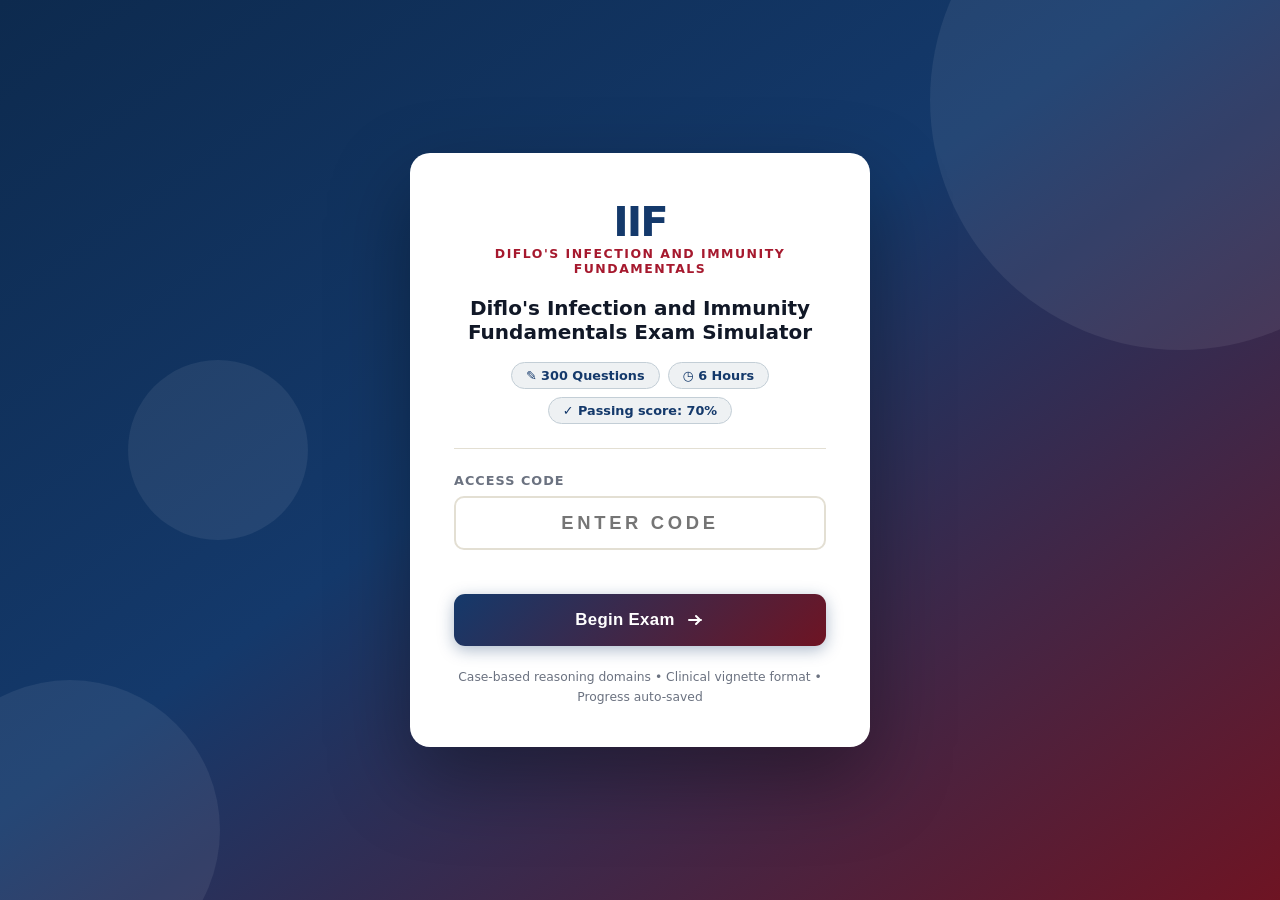
<file: index.html>
<!DOCTYPE html>
<html lang="en">
<head>
  <meta charset="UTF-8" />
  <meta name="viewport" content="width=device-width, initial-scale=1.0" />
  <title>Diflo's Infection and Immunity Fundamentals - Exam Simulator</title>
  <link rel="stylesheet" href="style.css?v=1" />
</head>
<body>

<!-- ── Access Gate ──────────────────────────────────────────────────────── -->
<div id="access-gate">
  <div class="gate-bg-shapes">
    <div class="shape shape-1"></div>
    <div class="shape shape-2"></div>
    <div class="shape shape-3"></div>
  </div>
  <div class="gate-card">
    <div class="gate-logo">
      <div class="logo-badge">IIF</div>
      <div class="logo-sub">Diflo's Infection and Immunity Fundamentals</div>
    </div>

    <div class="gate-title">Diflo's Infection and Immunity Fundamentals Exam Simulator</div>
    <div class="gate-meta-row">
      <div class="gate-chip">&#9998; 300 Questions</div>
      <div class="gate-chip">&#9719; 6 Hours</div>
      <div class="gate-chip">&#10003; Passing score: 70%</div>
    </div>

    <div class="gate-divider"></div>

    <label for="access-code-input">Access Code</label>
    <div class="input-wrap">
      <input
        type="text"
        id="access-code-input"
        placeholder="Enter code"
        maxlength="20"
        autocomplete="off"
        spellcheck="false"
      />
    </div>
    <div class="error-msg" id="gate-error"></div>
    <button class="btn-start" id="gate-submit">
      <span>Begin Exam</span>
      <svg width="20" height="20" viewBox="0 0 20 20" fill="none"><path d="M4 10h12M11 6l4 4-4 4" stroke="currentColor" stroke-width="2" stroke-linecap="round" stroke-linejoin="round"/></svg>
    </button>

    <div class="gate-footer">
      Case-based reasoning domains &bull; Clinical vignette format &bull; Progress auto-saved
    </div>
  </div>
</div>

<!-- ── Exam App ─────────────────────────────────────────────────────────── -->
<div id="exam-app">

  <!-- Header -->
  <header class="exam-header">
    <div class="brand">
      <span class="brand-ne">Diflo's Infection and Immunity</span>
      <span class="brand-label">Simulator</span>
    </div>

    <div class="header-center">
      <div class="progress-info">
        <span id="progress-text">0 of 300 answered</span>
      </div>
    </div>

    <div class="timer-block" id="timer-block">
      <div class="timer-icon">&#9716;</div>
      <div>
        <div class="timer-label">Time Left</div>
        <div class="timer-value" id="timer-value">06:00:00</div>
      </div>
    </div>

    <button class="btn-submit-header" id="btn-submit-header">&#10003; Submit</button>

    <button class="btn-map-toggle" id="btn-map-toggle" title="Question Map">
      <svg width="18" height="18" viewBox="0 0 18 18" fill="none"><rect x="1" y="1" width="4" height="4" rx="1" fill="currentColor"/><rect x="7" y="1" width="4" height="4" rx="1" fill="currentColor"/><rect x="13" y="1" width="4" height="4" rx="1" fill="currentColor"/><rect x="1" y="7" width="4" height="4" rx="1" fill="currentColor"/><rect x="7" y="7" width="4" height="4" rx="1" fill="currentColor"/><rect x="13" y="7" width="4" height="4" rx="1" fill="currentColor"/><rect x="1" y="13" width="4" height="4" rx="1" fill="currentColor"/><rect x="7" y="13" width="4" height="4" rx="1" fill="currentColor"/><rect x="13" y="13" width="4" height="4" rx="1" fill="currentColor"/></svg>
      Map
    </button>
  </header>

  <!-- Mobile Question Map Overlay -->
  <div id="mobile-map-overlay">
    <div id="mobile-map-panel">
      <div class="mobile-map-header">
        <span>Question Navigator</span>
        <button id="mobile-map-close">&#10005;</button>
      </div>
      <div class="legend-row" style="padding:0 16px 10px;">
        <div class="legend-item"><div class="legend-dot answered-d"></div> Answered</div>
        <div class="legend-item"><div class="legend-dot flagged-d"></div> Flagged</div>
        <div class="legend-item"><div class="legend-dot current-d"></div> Current</div>
        <div class="legend-item"><div class="legend-dot unanswered-d"></div> Unanswered</div>
      </div>
      <div class="q-grid" id="q-grid-mobile"></div>
      <button class="btn-submit-mobile" id="btn-submit-mobile">&#10003; Submit Exam</button>
    </div>
  </div>

  <!-- Progress bar -->
  <div class="progress-bar-wrap">
    <div class="progress-bar-fill" id="progress-fill" style="width:0%"></div>
  </div>

  <!-- Body -->
  <div class="exam-body">

    <!-- Question Card -->
    <div class="question-card">
      <div class="q-meta">
        <div class="q-num" id="q-num-label">Question 1 of 300</div>
        <div class="q-meta-right">
          <span class="domain-badge" id="domain-badge">Domain</span>
          <button class="flag-btn" id="flag-btn" title="Flag for review">
            <svg width="16" height="16" viewBox="0 0 16 16" fill="none"><path d="M3 2v12M3 2h8l-2 4 2 4H3" stroke="currentColor" stroke-width="1.5" stroke-linecap="round" stroke-linejoin="round"/></svg>
            <span id="flag-label">Flag</span>
          </button>
        </div>
      </div>

      <div class="question-text" id="question-text">Loading...</div>

      <ul class="options-list" id="options-list"></ul>

      <div class="explanation-panel" id="explanation-panel"></div>

      <div class="q-nav">
        <button class="btn-nav btn-prev" id="btn-prev">
          <svg width="16" height="16" viewBox="0 0 16 16" fill="none"><path d="M10 3L5 8l5 5" stroke="currentColor" stroke-width="2" stroke-linecap="round" stroke-linejoin="round"/></svg>
          Previous
        </button>
        <button class="btn-nav btn-next" id="btn-next">
          Next
          <svg width="16" height="16" viewBox="0 0 16 16" fill="none"><path d="M6 3l5 5-5 5" stroke="currentColor" stroke-width="2" stroke-linecap="round" stroke-linejoin="round"/></svg>
        </button>
      </div>
    </div>

    <!-- Side Panel -->
    <aside class="side-panel">
      <div class="side-card">
        <h3>Progress</h3>
        <div class="stats-grid">
          <div class="stat-box answered-box">
            <div class="stat-num" id="stat-answered">0</div>
            <div class="stat-label">Answered</div>
          </div>
          <div class="stat-box flagged-box">
            <div class="stat-num" id="stat-flagged">0</div>
            <div class="stat-label">Flagged</div>
          </div>
          <div class="stat-box remaining-box">
            <div class="stat-num" id="stat-remaining">300</div>
            <div class="stat-label">Remaining</div>
          </div>
        </div>
      </div>

      <div class="side-card">
        <h3>Question Navigator</h3>
        <div class="legend-row">
          <div class="legend-item"><div class="legend-dot answered-d"></div> Answered</div>
          <div class="legend-item"><div class="legend-dot flagged-d"></div> Flagged</div>
          <div class="legend-item"><div class="legend-dot current-d"></div> Current</div>
          <div class="legend-item"><div class="legend-dot unanswered-d"></div> Unanswered</div>
        </div>
        <div class="q-grid" id="q-grid"></div>
      </div>

      <div class="side-card submit-card">
        <button class="btn-submit-side" id="btn-submit-exam">&#10003; Submit Exam</button>
        <div class="submit-note">All 300 questions must be answered</div>
      </div>

      <div class="side-card tips-card">
        <div class="tips-icon">&#128161;</div>
        <div class="tips-text">
          Flag questions to revisit. Navigate freely, your progress saves automatically.
        </div>
      </div>
    </aside>
  </div>
</div>

<!-- ── Submit Modal ──────────────────────────────────────────────────── -->
<div id="submit-modal-overlay">
  <div id="submit-modal">
    <div class="sm-icon" id="sm-icon"></div>
    <div class="sm-title" id="sm-title"></div>
    <div class="sm-body"  id="sm-body"></div>
    <div class="sm-actions" id="sm-actions"></div>
  </div>
</div>

<!-- ── Results Page ──────────────────────────────────────────────────────── -->
<div id="results-page">
  <div class="results-container">

    <div class="results-header">
      <div class="results-logo">IIF</div>
      <h1>Exam Complete</h1>
      <p id="res-timeout-msg" style="display:none;" class="timeout-msg">Time expired. Exam was auto-submitted.</p>
    </div>

    <div class="score-block">
      <div class="score-card score-main" id="res-status-card">
        <div class="sc-icon" id="res-icon">&#9733;</div>
        <div class="sc-value" id="res-status">...</div>
        <div class="sc-sub" id="res-sub">...</div>
      </div>
      <div class="score-card">
        <div class="sc-label">Score</div>
        <div class="sc-value" id="res-score">...</div>
        <div class="sc-sub">Questions correct</div>
      </div>
      <div class="score-card">
        <div class="sc-label">Percentage</div>
        <div class="sc-value" id="res-pct">...</div>
        <div class="sc-sub">Passing score: 70%</div>
      </div>
    </div>

    <div class="domain-breakdown">
      <h2>&#9000; Performance by Domain</h2>
      <div id="domain-breakdown-rows"></div>
    </div>

    <div class="results-actions">
      <button class="btn-results secondary" id="btn-print">&#128438; Print Results</button>
      <button class="btn-results primary" id="btn-reset">&#8635; New Exam</button>
    </div>

    <div class="review-controls">
      <h2>Answer Review</h2>
      <div class="review-filter">
        <button class="filter-btn active" data-filter="all">All 300</button>
        <button class="filter-btn" data-filter="wrong">Wrong Only</button>
        <button class="filter-btn" data-filter="correct">Correct Only</button>
      </div>
    </div>
    <div id="review-list"></div>

  </div>
</div>

<script src="questions.js?v=1"></script>
<script src="app.js?v=1"></script>
</body>
</html>
</file>
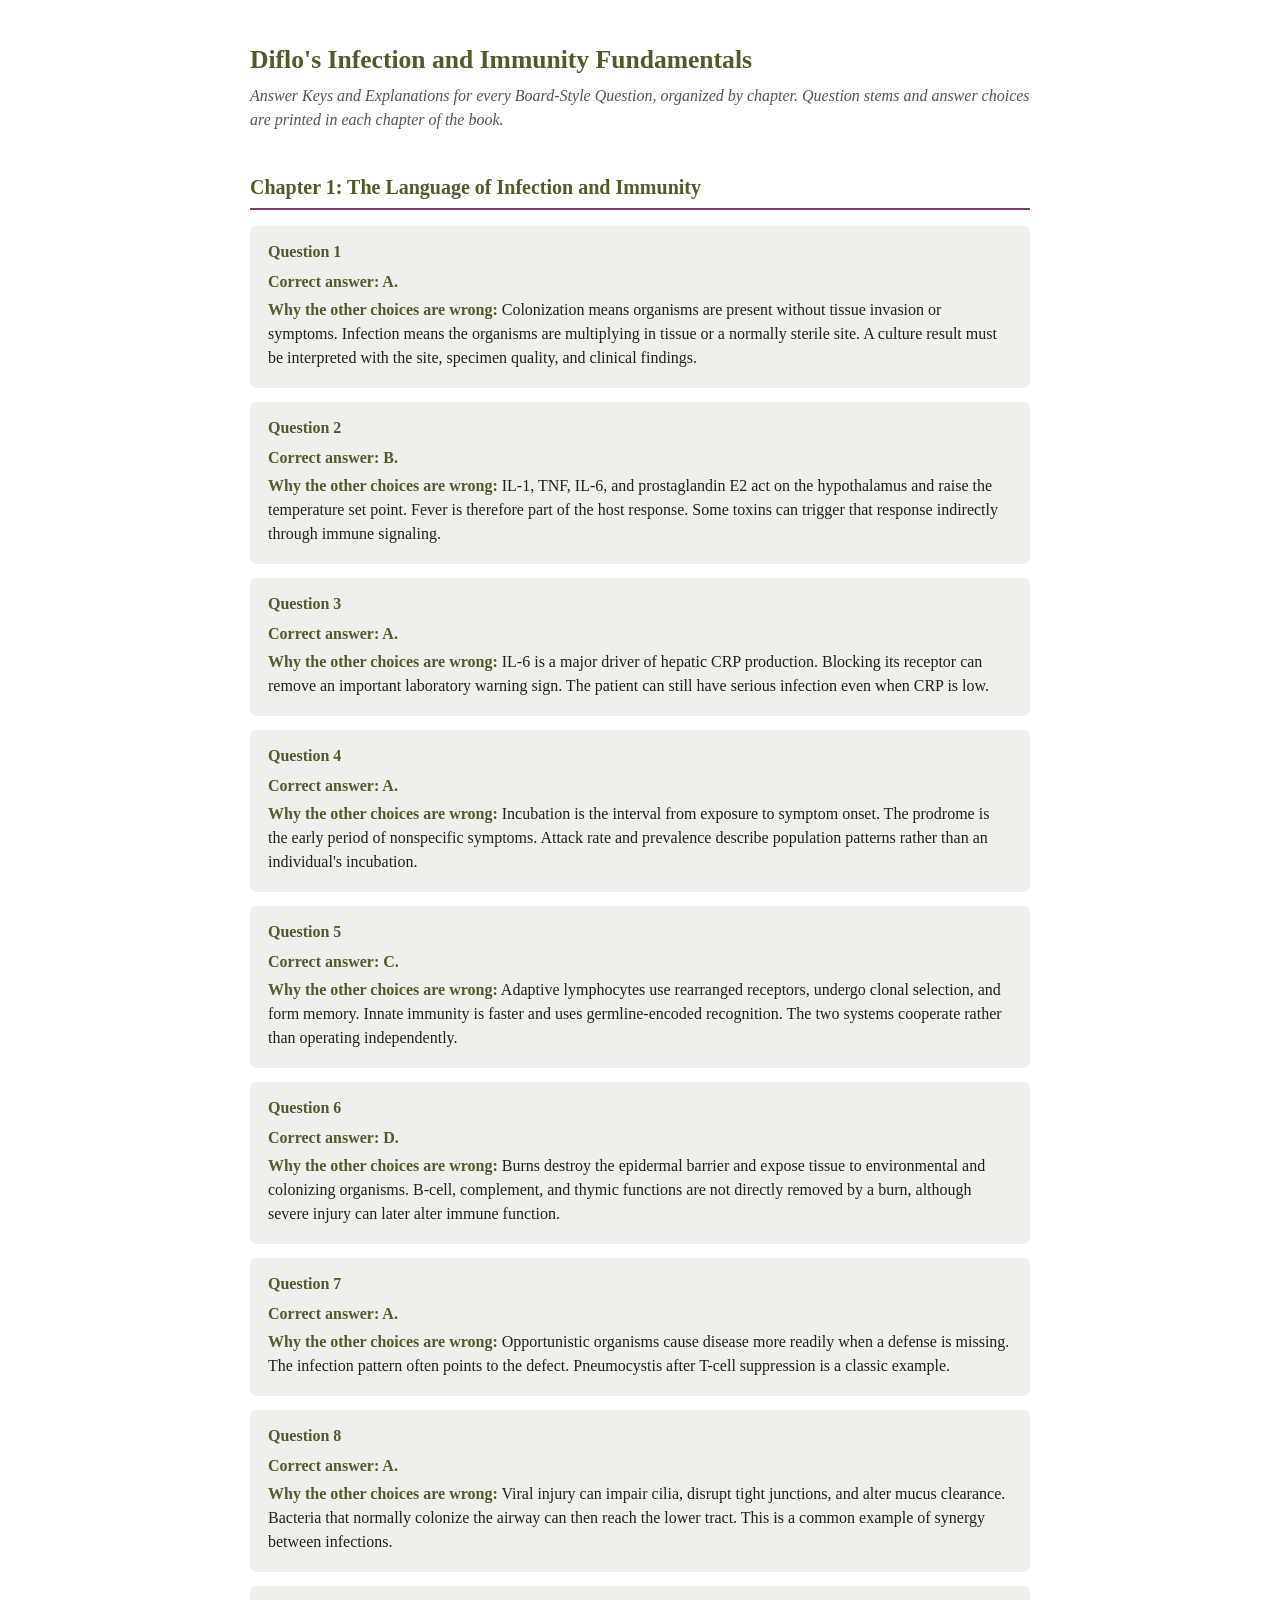
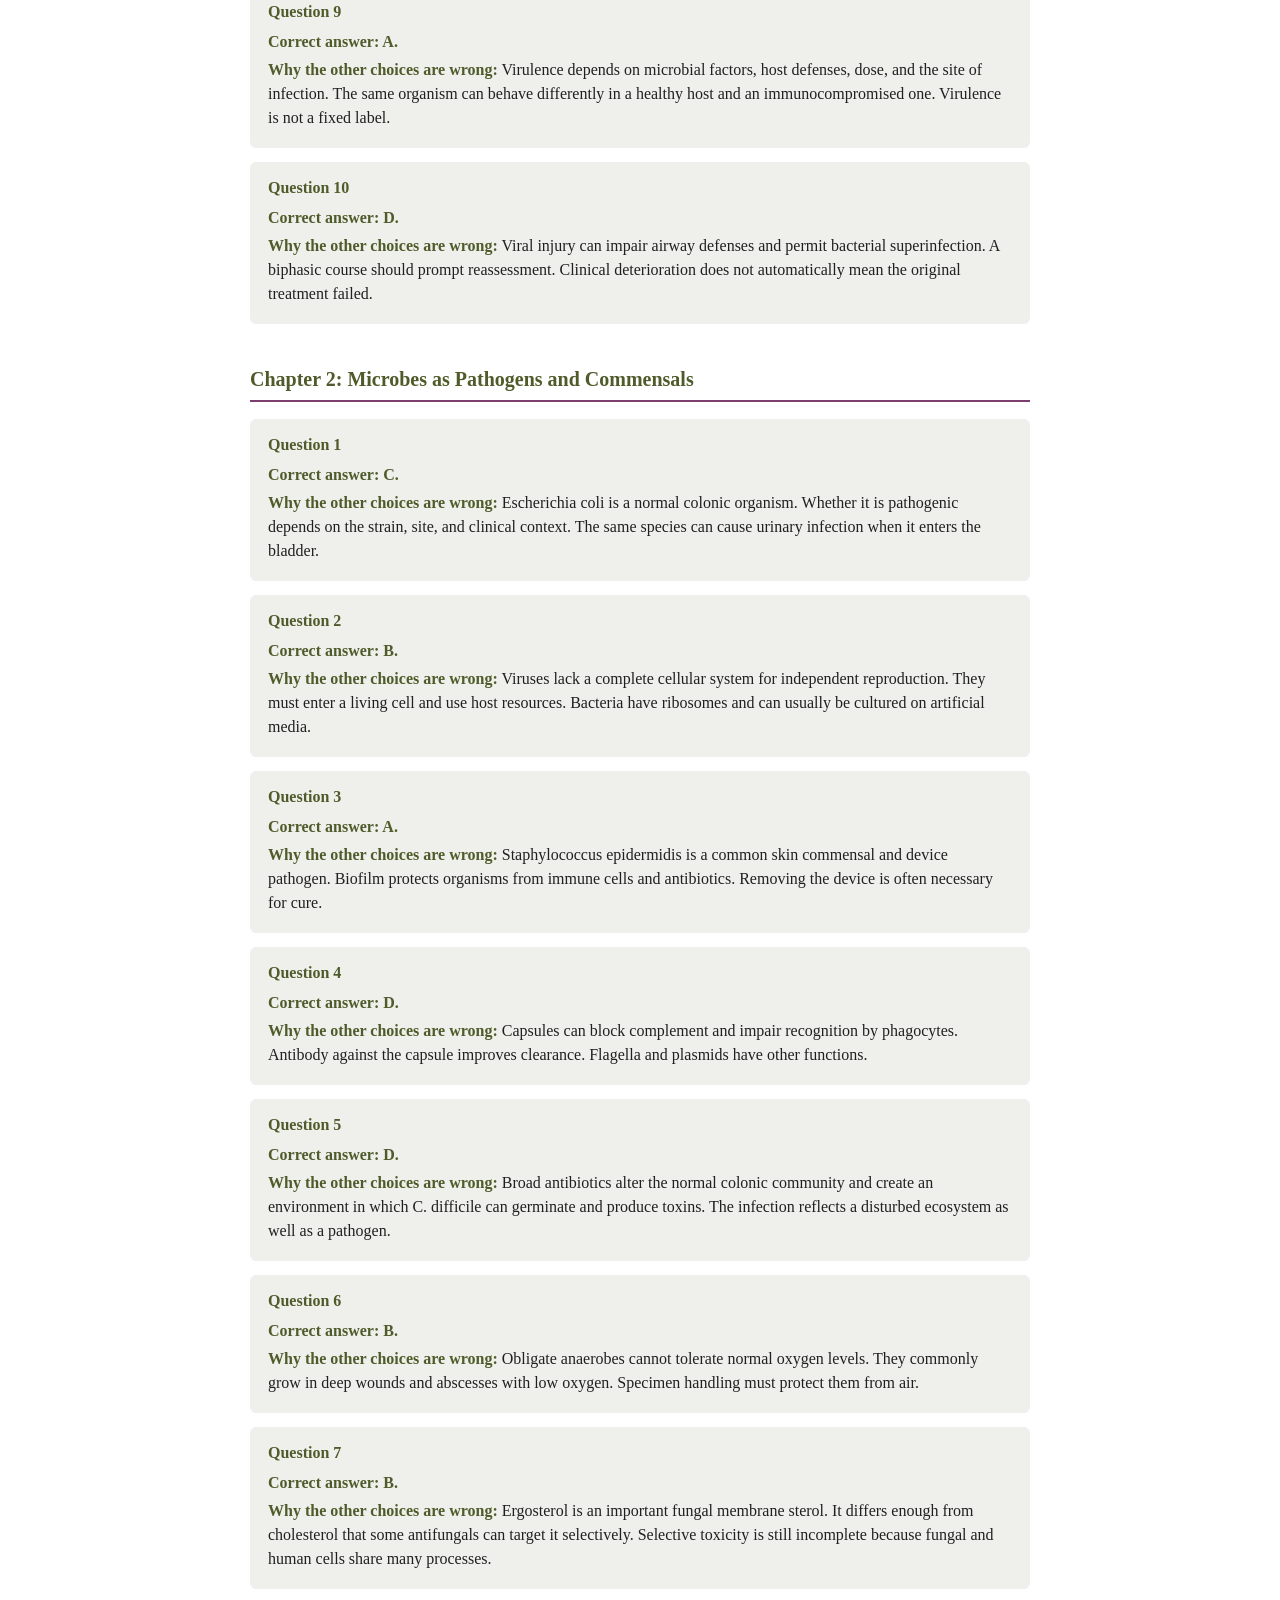
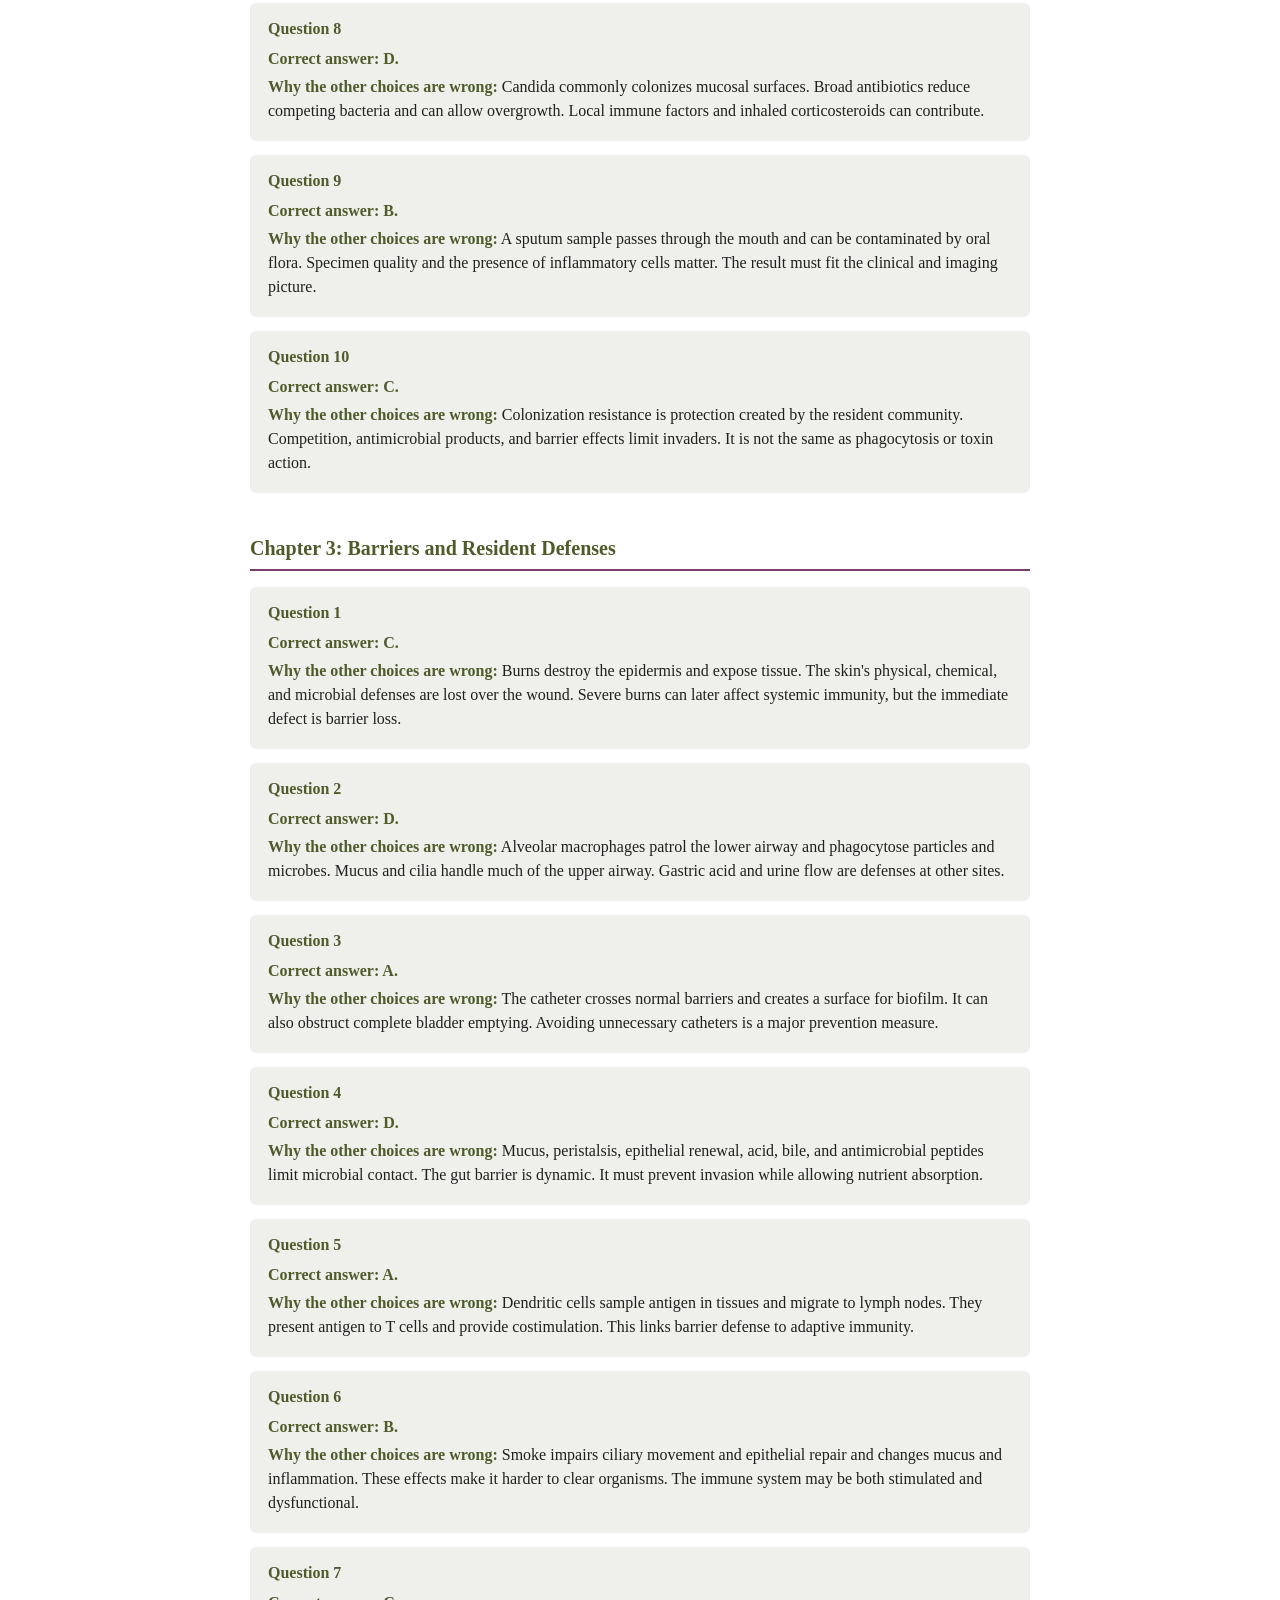
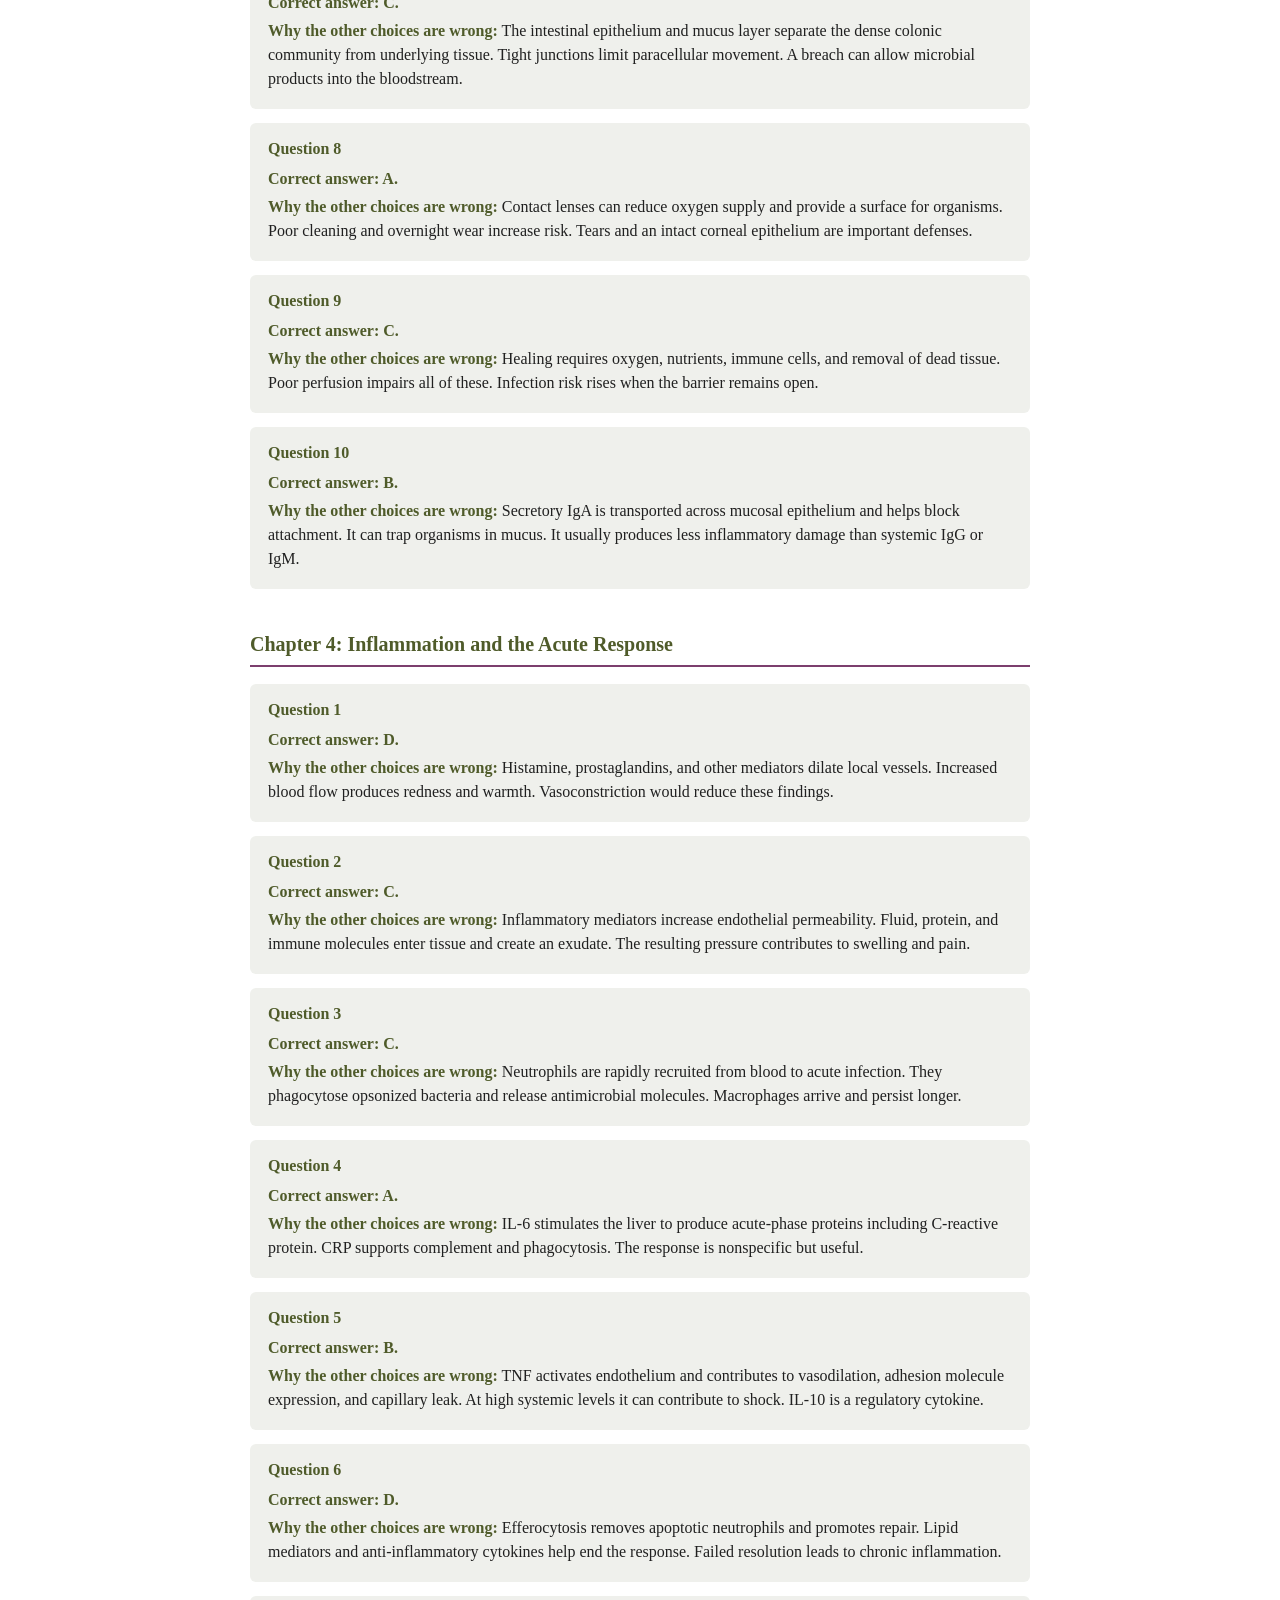
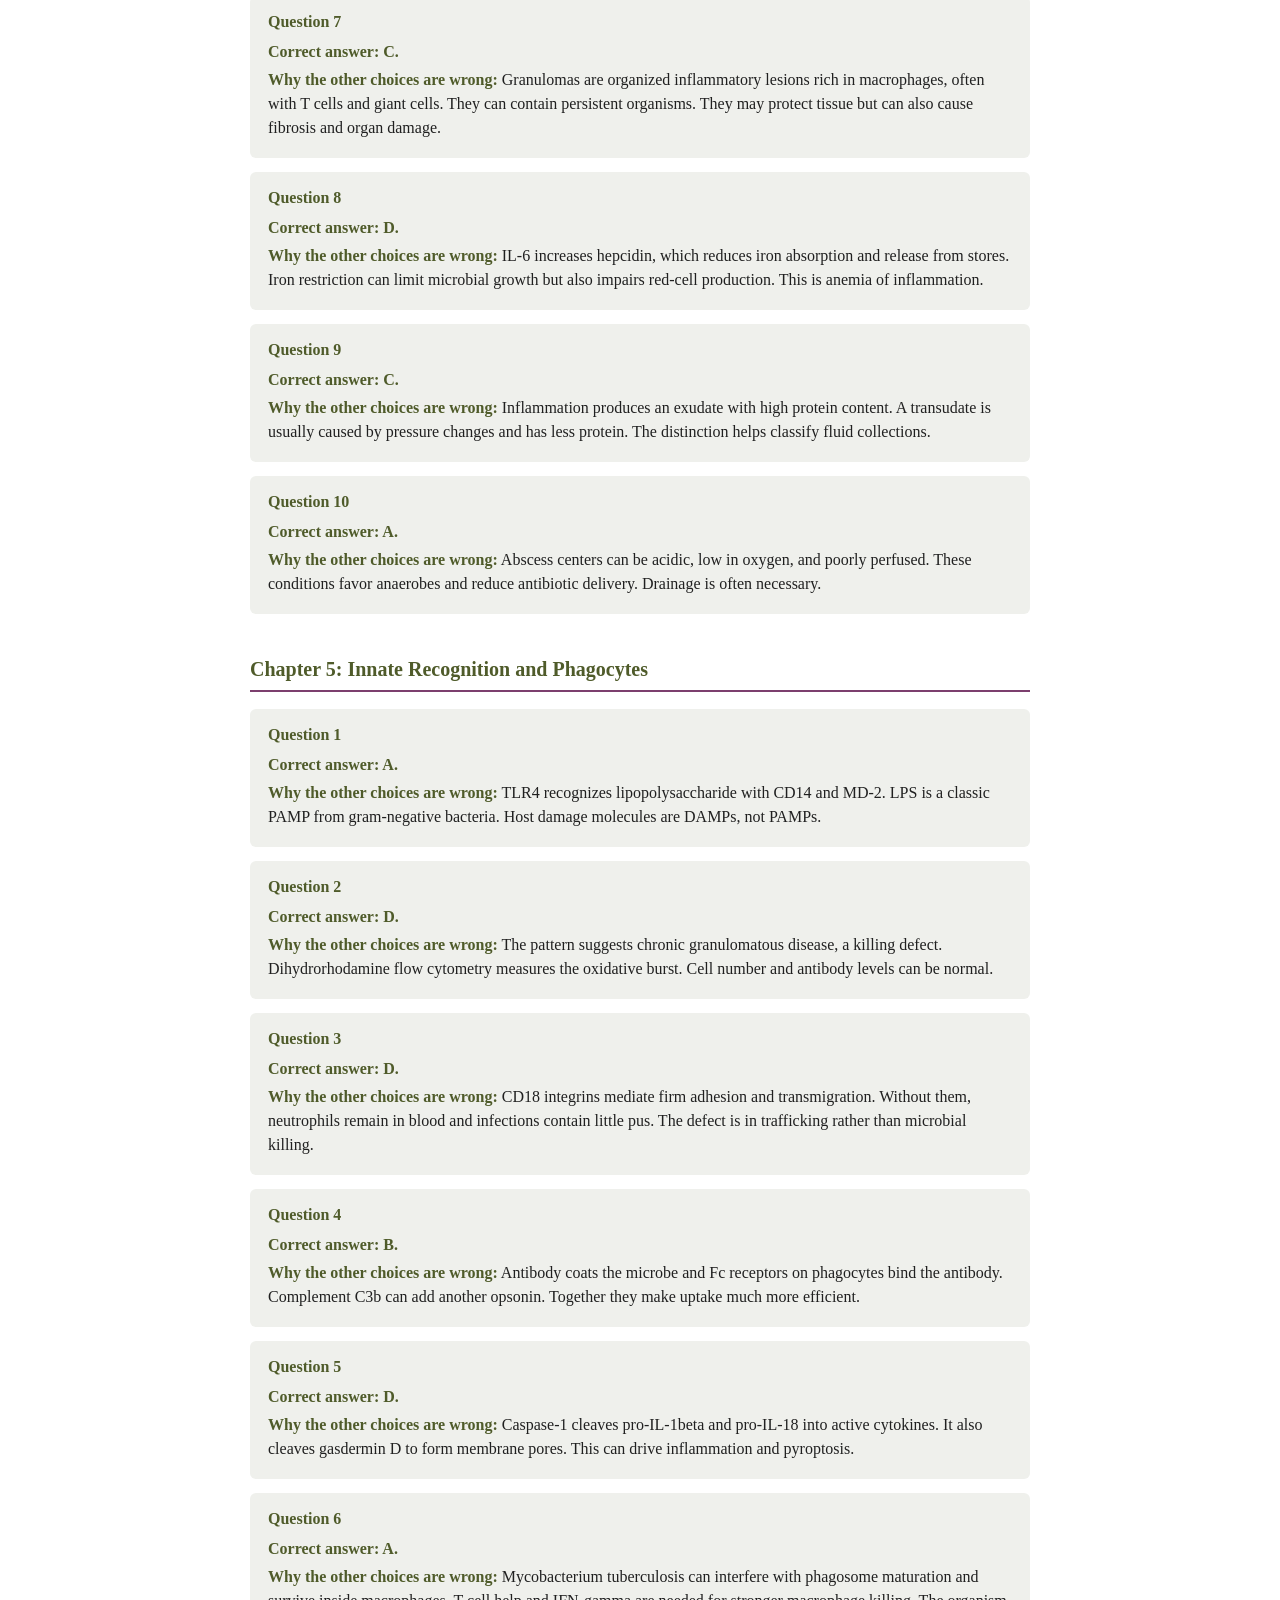
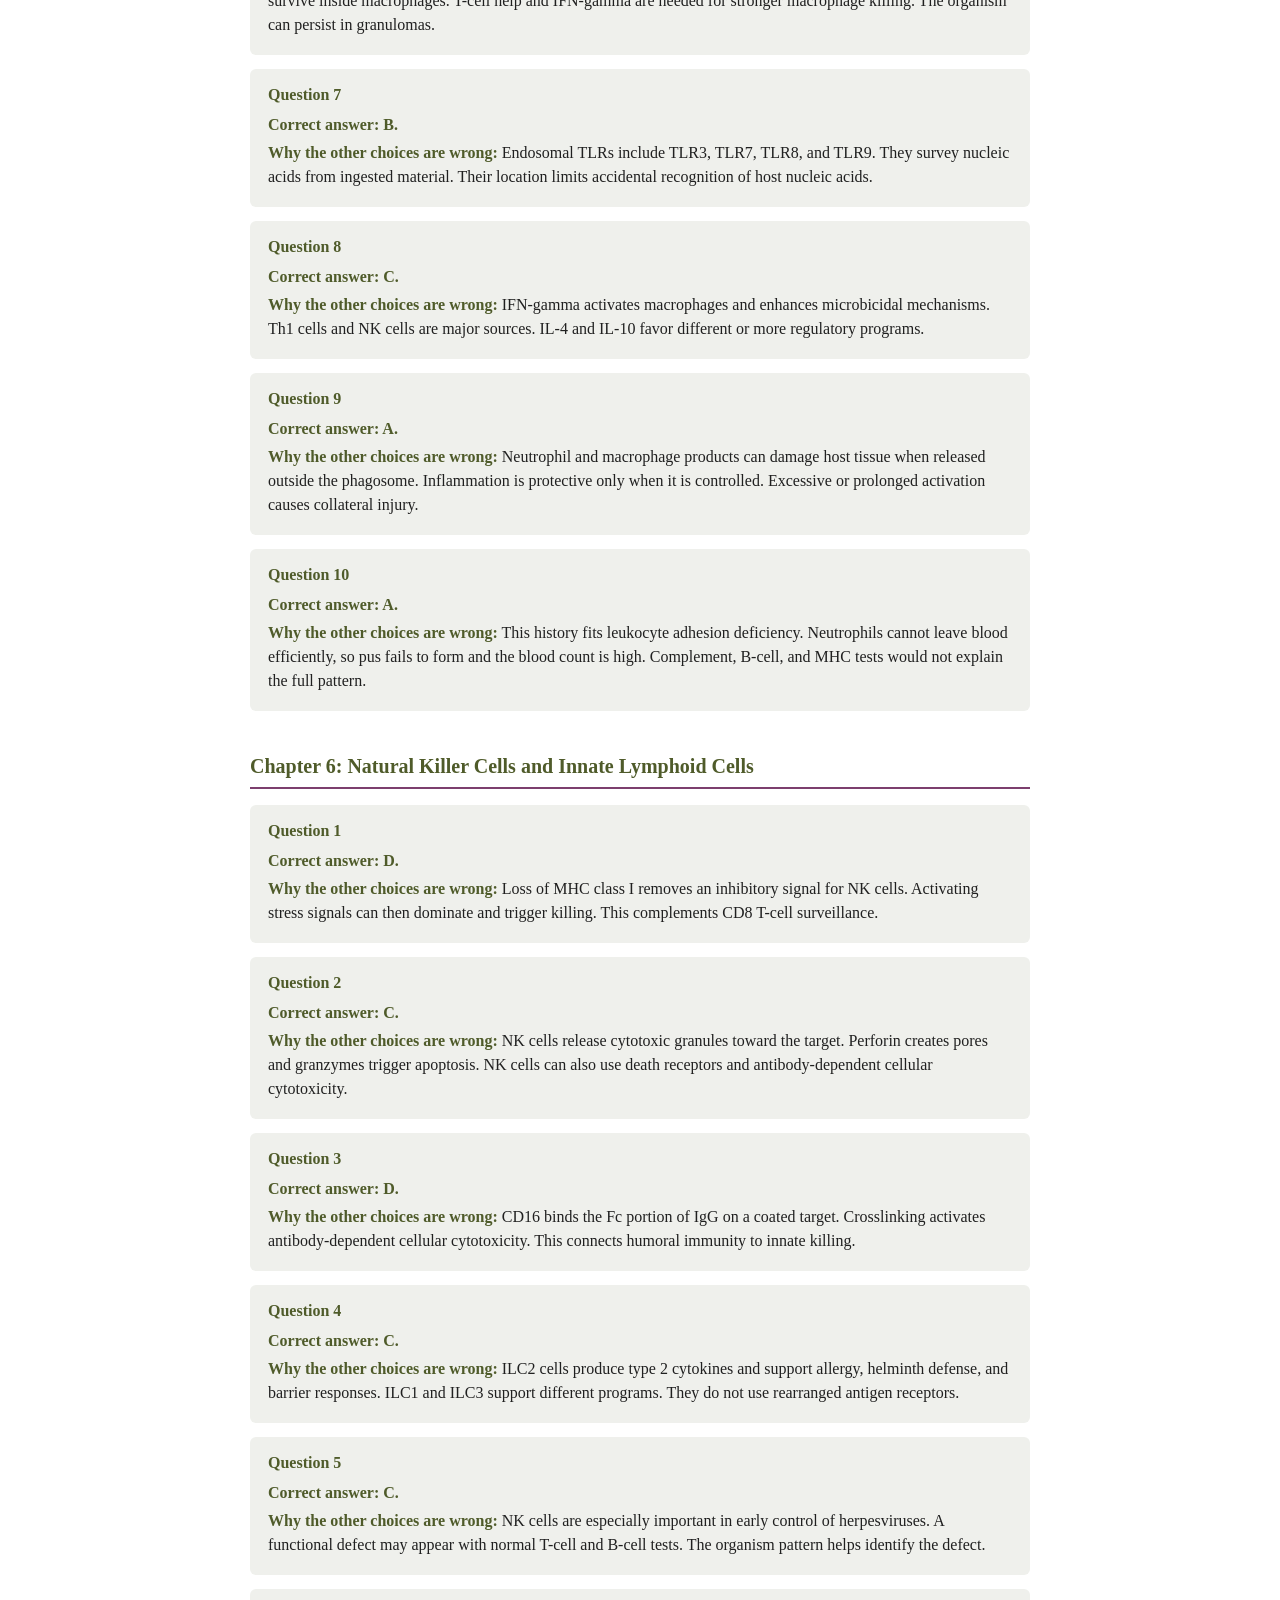
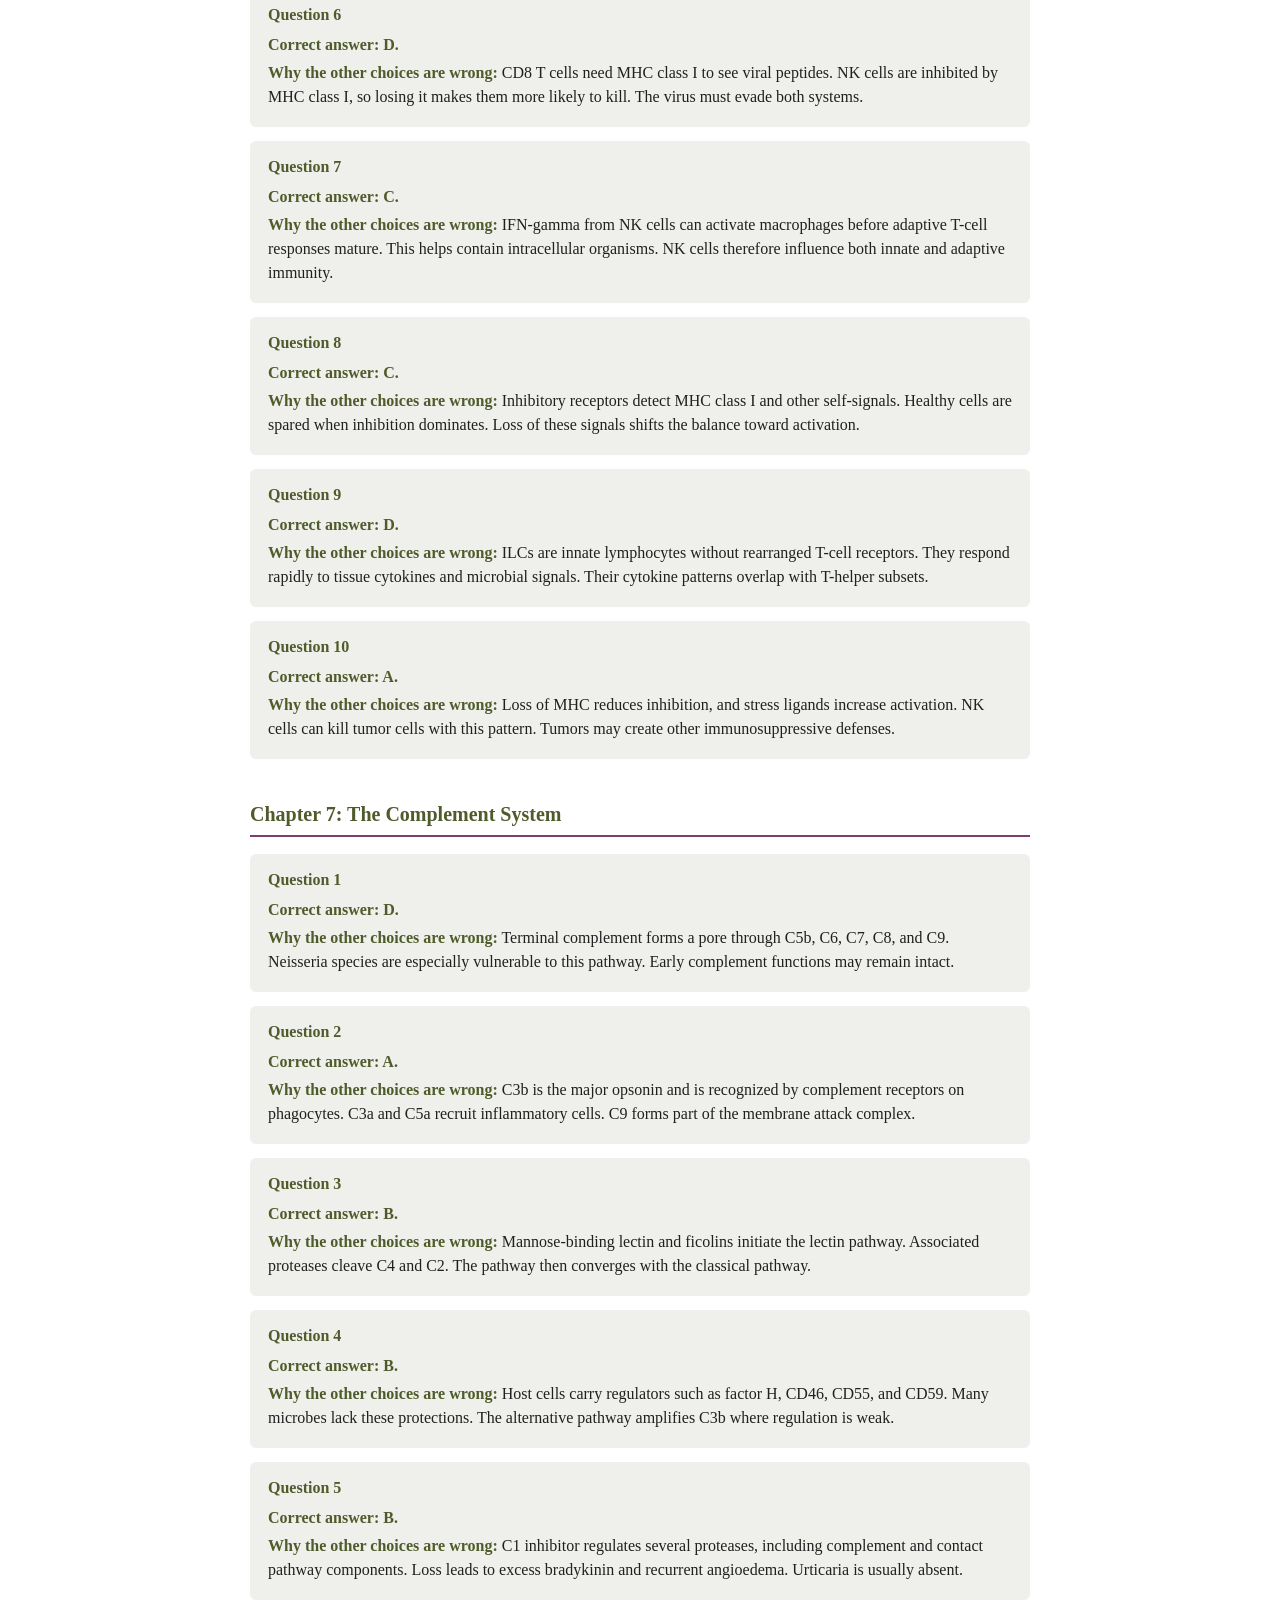
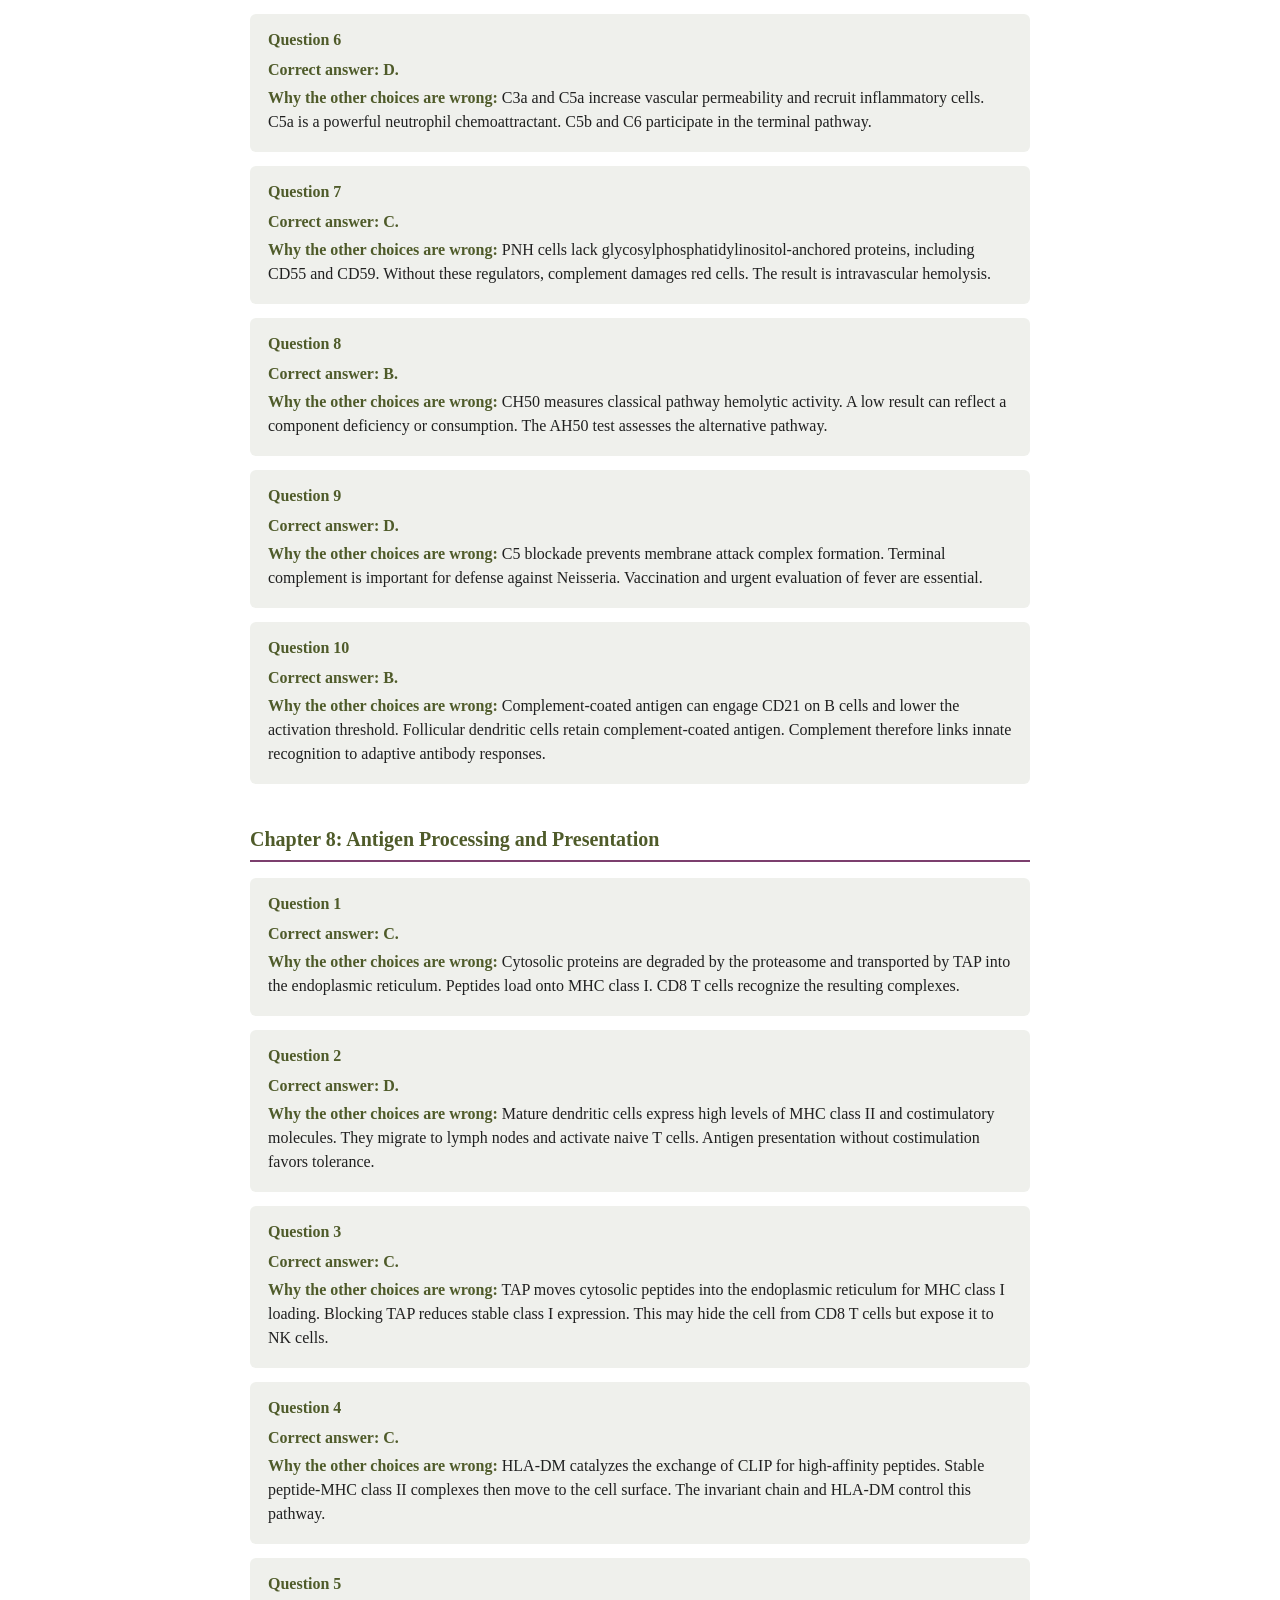
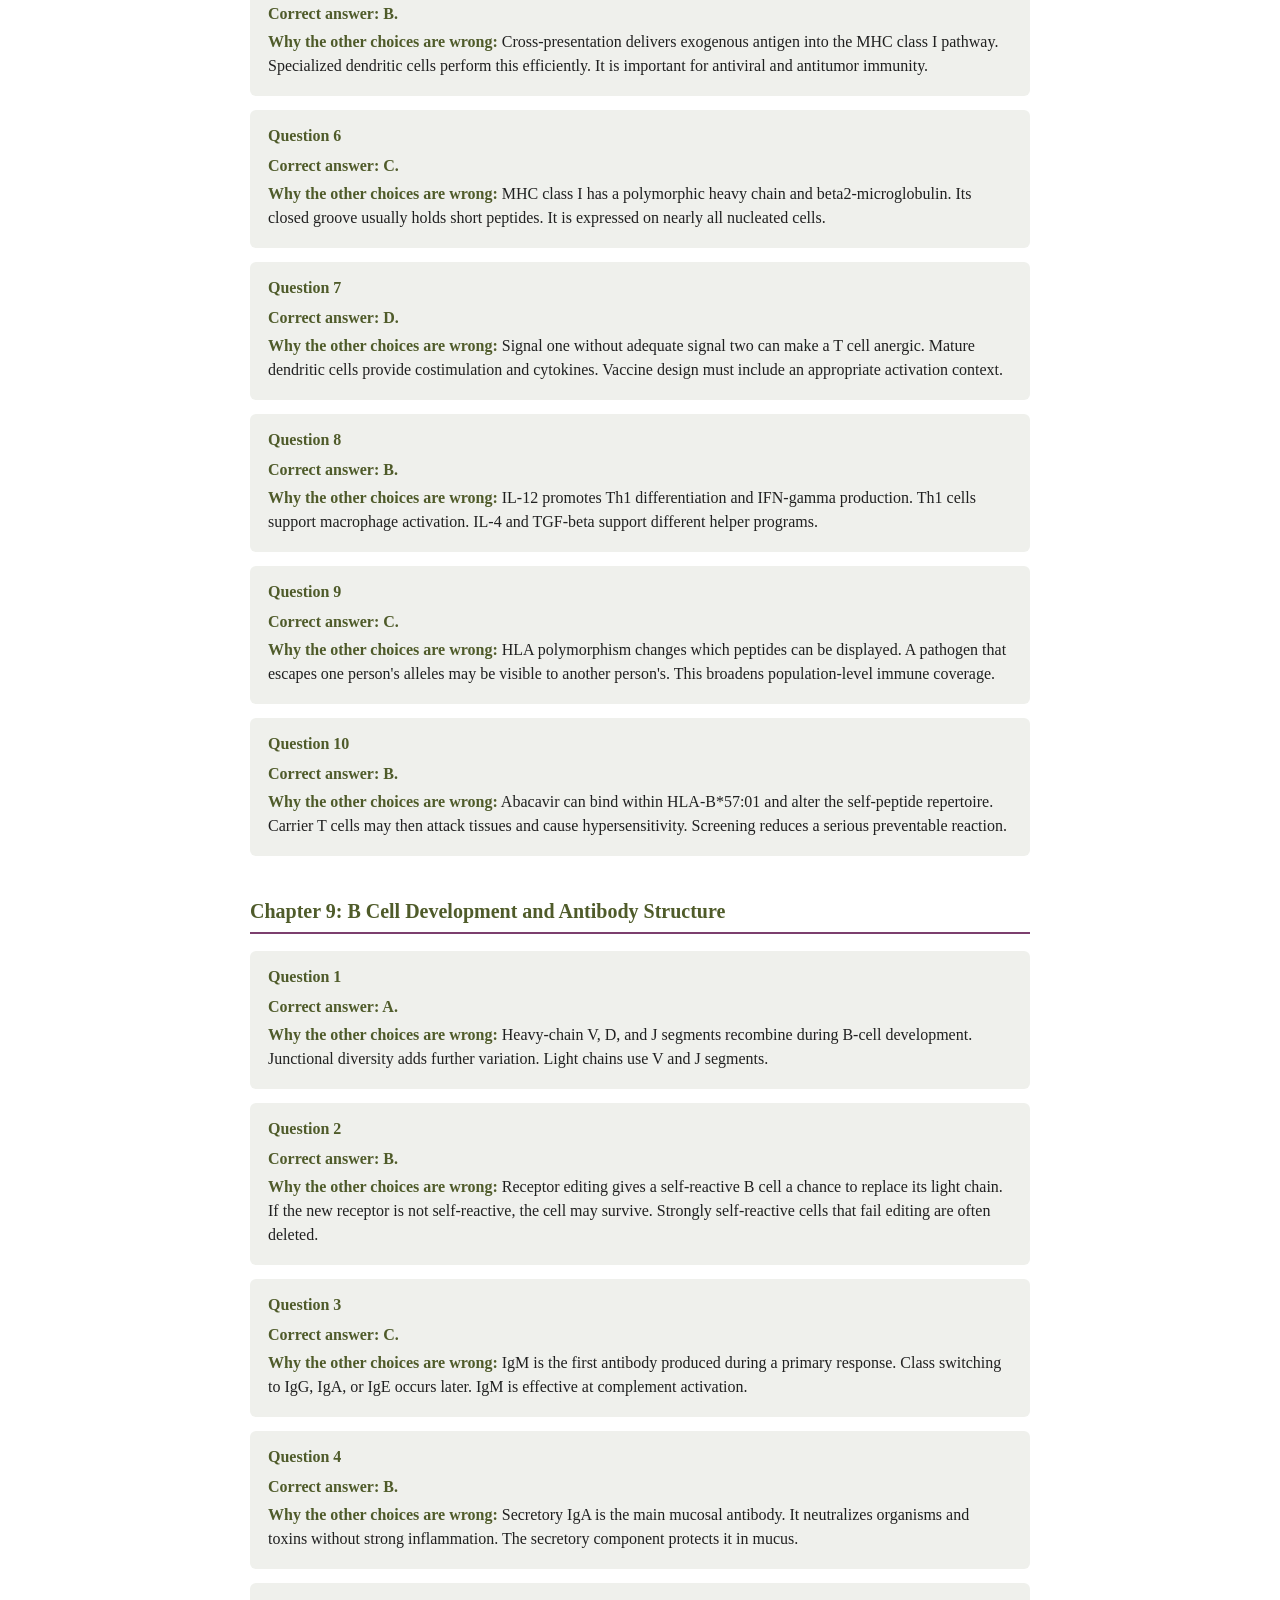
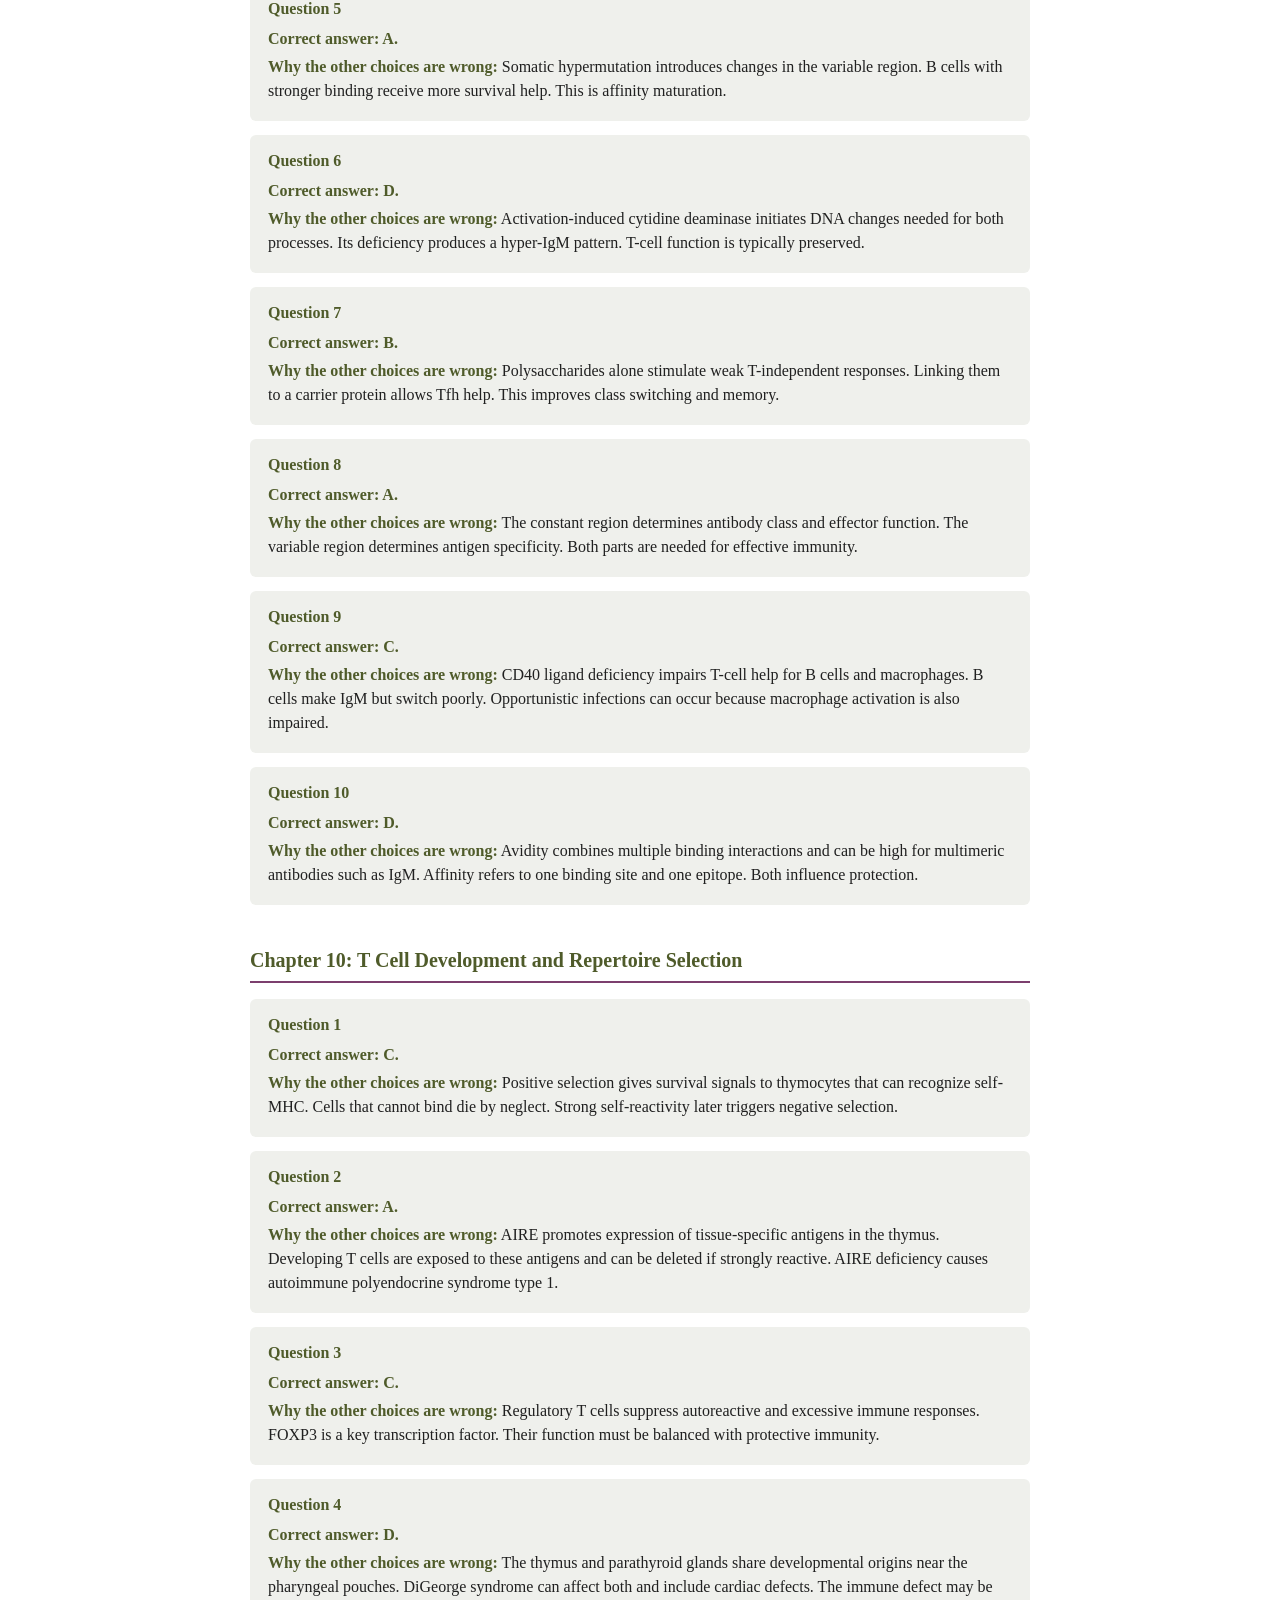
<file: answers.html>
<!DOCTYPE html>
<html lang="en">
<head>
<meta charset="UTF-8">
<meta name="viewport" content="width=device-width, initial-scale=1">
<title>Diflo's Infection and Immunity Fundamentals: Answer Keys and Explanations</title>
<style>
  body { font-family: Georgia, 'Constantia', serif; max-width: 780px; margin: 0 auto;
         padding: 24px 20px 80px; color: #202020; line-height: 1.5; }
  h1 { color: #4F5B2A; font-size: 1.6em; margin-bottom: 4px; }
  .subtitle { color: #555; font-style: italic; margin-top: 0; margin-bottom: 28px; }
  h2 { color: #4F5B2A; border-bottom: 2px solid #7C3F6E; padding-bottom: 6px;
        margin-top: 40px; font-size: 1.25em; }
  .q-block { background: #EFF0EC; border-radius: 6px; padding: 14px 18px; margin: 14px 0; }
  .q-num { color: #4F5B2A; font-weight: bold; margin-bottom: 6px; }
  .q-answer, .q-why { margin: 4px 0; }
  strong { color: #4F5B2A; }
</style>
</head>
<body>
<h1>Diflo's Infection and Immunity Fundamentals</h1>
<p class="subtitle">Answer Keys and Explanations for every Board-Style Question, organized by chapter.
Question stems and answer choices are printed in each chapter of the book.</p>
<h2>Chapter 1: The Language of Infection and Immunity</h2>
<div class="q-block">
<div class="q-num">Question 1</div>
<div class="q-answer"><strong>Correct answer: A.</strong></div>
<div class="q-why"><strong>Why the other choices are wrong:</strong> Colonization means organisms are present without tissue invasion or symptoms. Infection means the organisms are multiplying in tissue or a normally sterile site. A culture result must be interpreted with the site, specimen quality, and clinical findings.</div>
</div>
<div class="q-block">
<div class="q-num">Question 2</div>
<div class="q-answer"><strong>Correct answer: B.</strong></div>
<div class="q-why"><strong>Why the other choices are wrong:</strong> IL-1, TNF, IL-6, and prostaglandin E2 act on the hypothalamus and raise the temperature set point. Fever is therefore part of the host response. Some toxins can trigger that response indirectly through immune signaling.</div>
</div>
<div class="q-block">
<div class="q-num">Question 3</div>
<div class="q-answer"><strong>Correct answer: A.</strong></div>
<div class="q-why"><strong>Why the other choices are wrong:</strong> IL-6 is a major driver of hepatic CRP production. Blocking its receptor can remove an important laboratory warning sign. The patient can still have serious infection even when CRP is low.</div>
</div>
<div class="q-block">
<div class="q-num">Question 4</div>
<div class="q-answer"><strong>Correct answer: A.</strong></div>
<div class="q-why"><strong>Why the other choices are wrong:</strong> Incubation is the interval from exposure to symptom onset. The prodrome is the early period of nonspecific symptoms. Attack rate and prevalence describe population patterns rather than an individual&#x27;s incubation.</div>
</div>
<div class="q-block">
<div class="q-num">Question 5</div>
<div class="q-answer"><strong>Correct answer: C.</strong></div>
<div class="q-why"><strong>Why the other choices are wrong:</strong> Adaptive lymphocytes use rearranged receptors, undergo clonal selection, and form memory. Innate immunity is faster and uses germline-encoded recognition. The two systems cooperate rather than operating independently.</div>
</div>
<div class="q-block">
<div class="q-num">Question 6</div>
<div class="q-answer"><strong>Correct answer: D.</strong></div>
<div class="q-why"><strong>Why the other choices are wrong:</strong> Burns destroy the epidermal barrier and expose tissue to environmental and colonizing organisms. B-cell, complement, and thymic functions are not directly removed by a burn, although severe injury can later alter immune function.</div>
</div>
<div class="q-block">
<div class="q-num">Question 7</div>
<div class="q-answer"><strong>Correct answer: A.</strong></div>
<div class="q-why"><strong>Why the other choices are wrong:</strong> Opportunistic organisms cause disease more readily when a defense is missing. The infection pattern often points to the defect. Pneumocystis after T-cell suppression is a classic example.</div>
</div>
<div class="q-block">
<div class="q-num">Question 8</div>
<div class="q-answer"><strong>Correct answer: A.</strong></div>
<div class="q-why"><strong>Why the other choices are wrong:</strong> Viral injury can impair cilia, disrupt tight junctions, and alter mucus clearance. Bacteria that normally colonize the airway can then reach the lower tract. This is a common example of synergy between infections.</div>
</div>
<div class="q-block">
<div class="q-num">Question 9</div>
<div class="q-answer"><strong>Correct answer: A.</strong></div>
<div class="q-why"><strong>Why the other choices are wrong:</strong> Virulence depends on microbial factors, host defenses, dose, and the site of infection. The same organism can behave differently in a healthy host and an immunocompromised one. Virulence is not a fixed label.</div>
</div>
<div class="q-block">
<div class="q-num">Question 10</div>
<div class="q-answer"><strong>Correct answer: D.</strong></div>
<div class="q-why"><strong>Why the other choices are wrong:</strong> Viral injury can impair airway defenses and permit bacterial superinfection. A biphasic course should prompt reassessment. Clinical deterioration does not automatically mean the original treatment failed.</div>
</div>
<h2>Chapter 2: Microbes as Pathogens and Commensals</h2>
<div class="q-block">
<div class="q-num">Question 1</div>
<div class="q-answer"><strong>Correct answer: C.</strong></div>
<div class="q-why"><strong>Why the other choices are wrong:</strong> Escherichia coli is a normal colonic organism. Whether it is pathogenic depends on the strain, site, and clinical context. The same species can cause urinary infection when it enters the bladder.</div>
</div>
<div class="q-block">
<div class="q-num">Question 2</div>
<div class="q-answer"><strong>Correct answer: B.</strong></div>
<div class="q-why"><strong>Why the other choices are wrong:</strong> Viruses lack a complete cellular system for independent reproduction. They must enter a living cell and use host resources. Bacteria have ribosomes and can usually be cultured on artificial media.</div>
</div>
<div class="q-block">
<div class="q-num">Question 3</div>
<div class="q-answer"><strong>Correct answer: A.</strong></div>
<div class="q-why"><strong>Why the other choices are wrong:</strong> Staphylococcus epidermidis is a common skin commensal and device pathogen. Biofilm protects organisms from immune cells and antibiotics. Removing the device is often necessary for cure.</div>
</div>
<div class="q-block">
<div class="q-num">Question 4</div>
<div class="q-answer"><strong>Correct answer: D.</strong></div>
<div class="q-why"><strong>Why the other choices are wrong:</strong> Capsules can block complement and impair recognition by phagocytes. Antibody against the capsule improves clearance. Flagella and plasmids have other functions.</div>
</div>
<div class="q-block">
<div class="q-num">Question 5</div>
<div class="q-answer"><strong>Correct answer: D.</strong></div>
<div class="q-why"><strong>Why the other choices are wrong:</strong> Broad antibiotics alter the normal colonic community and create an environment in which C. difficile can germinate and produce toxins. The infection reflects a disturbed ecosystem as well as a pathogen.</div>
</div>
<div class="q-block">
<div class="q-num">Question 6</div>
<div class="q-answer"><strong>Correct answer: B.</strong></div>
<div class="q-why"><strong>Why the other choices are wrong:</strong> Obligate anaerobes cannot tolerate normal oxygen levels. They commonly grow in deep wounds and abscesses with low oxygen. Specimen handling must protect them from air.</div>
</div>
<div class="q-block">
<div class="q-num">Question 7</div>
<div class="q-answer"><strong>Correct answer: B.</strong></div>
<div class="q-why"><strong>Why the other choices are wrong:</strong> Ergosterol is an important fungal membrane sterol. It differs enough from cholesterol that some antifungals can target it selectively. Selective toxicity is still incomplete because fungal and human cells share many processes.</div>
</div>
<div class="q-block">
<div class="q-num">Question 8</div>
<div class="q-answer"><strong>Correct answer: D.</strong></div>
<div class="q-why"><strong>Why the other choices are wrong:</strong> Candida commonly colonizes mucosal surfaces. Broad antibiotics reduce competing bacteria and can allow overgrowth. Local immune factors and inhaled corticosteroids can contribute.</div>
</div>
<div class="q-block">
<div class="q-num">Question 9</div>
<div class="q-answer"><strong>Correct answer: B.</strong></div>
<div class="q-why"><strong>Why the other choices are wrong:</strong> A sputum sample passes through the mouth and can be contaminated by oral flora. Specimen quality and the presence of inflammatory cells matter. The result must fit the clinical and imaging picture.</div>
</div>
<div class="q-block">
<div class="q-num">Question 10</div>
<div class="q-answer"><strong>Correct answer: C.</strong></div>
<div class="q-why"><strong>Why the other choices are wrong:</strong> Colonization resistance is protection created by the resident community. Competition, antimicrobial products, and barrier effects limit invaders. It is not the same as phagocytosis or toxin action.</div>
</div>
<h2>Chapter 3: Barriers and Resident Defenses</h2>
<div class="q-block">
<div class="q-num">Question 1</div>
<div class="q-answer"><strong>Correct answer: C.</strong></div>
<div class="q-why"><strong>Why the other choices are wrong:</strong> Burns destroy the epidermis and expose tissue. The skin&#x27;s physical, chemical, and microbial defenses are lost over the wound. Severe burns can later affect systemic immunity, but the immediate defect is barrier loss.</div>
</div>
<div class="q-block">
<div class="q-num">Question 2</div>
<div class="q-answer"><strong>Correct answer: D.</strong></div>
<div class="q-why"><strong>Why the other choices are wrong:</strong> Alveolar macrophages patrol the lower airway and phagocytose particles and microbes. Mucus and cilia handle much of the upper airway. Gastric acid and urine flow are defenses at other sites.</div>
</div>
<div class="q-block">
<div class="q-num">Question 3</div>
<div class="q-answer"><strong>Correct answer: A.</strong></div>
<div class="q-why"><strong>Why the other choices are wrong:</strong> The catheter crosses normal barriers and creates a surface for biofilm. It can also obstruct complete bladder emptying. Avoiding unnecessary catheters is a major prevention measure.</div>
</div>
<div class="q-block">
<div class="q-num">Question 4</div>
<div class="q-answer"><strong>Correct answer: D.</strong></div>
<div class="q-why"><strong>Why the other choices are wrong:</strong> Mucus, peristalsis, epithelial renewal, acid, bile, and antimicrobial peptides limit microbial contact. The gut barrier is dynamic. It must prevent invasion while allowing nutrient absorption.</div>
</div>
<div class="q-block">
<div class="q-num">Question 5</div>
<div class="q-answer"><strong>Correct answer: A.</strong></div>
<div class="q-why"><strong>Why the other choices are wrong:</strong> Dendritic cells sample antigen in tissues and migrate to lymph nodes. They present antigen to T cells and provide costimulation. This links barrier defense to adaptive immunity.</div>
</div>
<div class="q-block">
<div class="q-num">Question 6</div>
<div class="q-answer"><strong>Correct answer: B.</strong></div>
<div class="q-why"><strong>Why the other choices are wrong:</strong> Smoke impairs ciliary movement and epithelial repair and changes mucus and inflammation. These effects make it harder to clear organisms. The immune system may be both stimulated and dysfunctional.</div>
</div>
<div class="q-block">
<div class="q-num">Question 7</div>
<div class="q-answer"><strong>Correct answer: C.</strong></div>
<div class="q-why"><strong>Why the other choices are wrong:</strong> The intestinal epithelium and mucus layer separate the dense colonic community from underlying tissue. Tight junctions limit paracellular movement. A breach can allow microbial products into the bloodstream.</div>
</div>
<div class="q-block">
<div class="q-num">Question 8</div>
<div class="q-answer"><strong>Correct answer: A.</strong></div>
<div class="q-why"><strong>Why the other choices are wrong:</strong> Contact lenses can reduce oxygen supply and provide a surface for organisms. Poor cleaning and overnight wear increase risk. Tears and an intact corneal epithelium are important defenses.</div>
</div>
<div class="q-block">
<div class="q-num">Question 9</div>
<div class="q-answer"><strong>Correct answer: C.</strong></div>
<div class="q-why"><strong>Why the other choices are wrong:</strong> Healing requires oxygen, nutrients, immune cells, and removal of dead tissue. Poor perfusion impairs all of these. Infection risk rises when the barrier remains open.</div>
</div>
<div class="q-block">
<div class="q-num">Question 10</div>
<div class="q-answer"><strong>Correct answer: B.</strong></div>
<div class="q-why"><strong>Why the other choices are wrong:</strong> Secretory IgA is transported across mucosal epithelium and helps block attachment. It can trap organisms in mucus. It usually produces less inflammatory damage than systemic IgG or IgM.</div>
</div>
<h2>Chapter 4: Inflammation and the Acute Response</h2>
<div class="q-block">
<div class="q-num">Question 1</div>
<div class="q-answer"><strong>Correct answer: D.</strong></div>
<div class="q-why"><strong>Why the other choices are wrong:</strong> Histamine, prostaglandins, and other mediators dilate local vessels. Increased blood flow produces redness and warmth. Vasoconstriction would reduce these findings.</div>
</div>
<div class="q-block">
<div class="q-num">Question 2</div>
<div class="q-answer"><strong>Correct answer: C.</strong></div>
<div class="q-why"><strong>Why the other choices are wrong:</strong> Inflammatory mediators increase endothelial permeability. Fluid, protein, and immune molecules enter tissue and create an exudate. The resulting pressure contributes to swelling and pain.</div>
</div>
<div class="q-block">
<div class="q-num">Question 3</div>
<div class="q-answer"><strong>Correct answer: C.</strong></div>
<div class="q-why"><strong>Why the other choices are wrong:</strong> Neutrophils are rapidly recruited from blood to acute infection. They phagocytose opsonized bacteria and release antimicrobial molecules. Macrophages arrive and persist longer.</div>
</div>
<div class="q-block">
<div class="q-num">Question 4</div>
<div class="q-answer"><strong>Correct answer: A.</strong></div>
<div class="q-why"><strong>Why the other choices are wrong:</strong> IL-6 stimulates the liver to produce acute-phase proteins including C-reactive protein. CRP supports complement and phagocytosis. The response is nonspecific but useful.</div>
</div>
<div class="q-block">
<div class="q-num">Question 5</div>
<div class="q-answer"><strong>Correct answer: B.</strong></div>
<div class="q-why"><strong>Why the other choices are wrong:</strong> TNF activates endothelium and contributes to vasodilation, adhesion molecule expression, and capillary leak. At high systemic levels it can contribute to shock. IL-10 is a regulatory cytokine.</div>
</div>
<div class="q-block">
<div class="q-num">Question 6</div>
<div class="q-answer"><strong>Correct answer: D.</strong></div>
<div class="q-why"><strong>Why the other choices are wrong:</strong> Efferocytosis removes apoptotic neutrophils and promotes repair. Lipid mediators and anti-inflammatory cytokines help end the response. Failed resolution leads to chronic inflammation.</div>
</div>
<div class="q-block">
<div class="q-num">Question 7</div>
<div class="q-answer"><strong>Correct answer: C.</strong></div>
<div class="q-why"><strong>Why the other choices are wrong:</strong> Granulomas are organized inflammatory lesions rich in macrophages, often with T cells and giant cells. They can contain persistent organisms. They may protect tissue but can also cause fibrosis and organ damage.</div>
</div>
<div class="q-block">
<div class="q-num">Question 8</div>
<div class="q-answer"><strong>Correct answer: D.</strong></div>
<div class="q-why"><strong>Why the other choices are wrong:</strong> IL-6 increases hepcidin, which reduces iron absorption and release from stores. Iron restriction can limit microbial growth but also impairs red-cell production. This is anemia of inflammation.</div>
</div>
<div class="q-block">
<div class="q-num">Question 9</div>
<div class="q-answer"><strong>Correct answer: C.</strong></div>
<div class="q-why"><strong>Why the other choices are wrong:</strong> Inflammation produces an exudate with high protein content. A transudate is usually caused by pressure changes and has less protein. The distinction helps classify fluid collections.</div>
</div>
<div class="q-block">
<div class="q-num">Question 10</div>
<div class="q-answer"><strong>Correct answer: A.</strong></div>
<div class="q-why"><strong>Why the other choices are wrong:</strong> Abscess centers can be acidic, low in oxygen, and poorly perfused. These conditions favor anaerobes and reduce antibiotic delivery. Drainage is often necessary.</div>
</div>
<h2>Chapter 5: Innate Recognition and Phagocytes</h2>
<div class="q-block">
<div class="q-num">Question 1</div>
<div class="q-answer"><strong>Correct answer: A.</strong></div>
<div class="q-why"><strong>Why the other choices are wrong:</strong> TLR4 recognizes lipopolysaccharide with CD14 and MD-2. LPS is a classic PAMP from gram-negative bacteria. Host damage molecules are DAMPs, not PAMPs.</div>
</div>
<div class="q-block">
<div class="q-num">Question 2</div>
<div class="q-answer"><strong>Correct answer: D.</strong></div>
<div class="q-why"><strong>Why the other choices are wrong:</strong> The pattern suggests chronic granulomatous disease, a killing defect. Dihydrorhodamine flow cytometry measures the oxidative burst. Cell number and antibody levels can be normal.</div>
</div>
<div class="q-block">
<div class="q-num">Question 3</div>
<div class="q-answer"><strong>Correct answer: D.</strong></div>
<div class="q-why"><strong>Why the other choices are wrong:</strong> CD18 integrins mediate firm adhesion and transmigration. Without them, neutrophils remain in blood and infections contain little pus. The defect is in trafficking rather than microbial killing.</div>
</div>
<div class="q-block">
<div class="q-num">Question 4</div>
<div class="q-answer"><strong>Correct answer: B.</strong></div>
<div class="q-why"><strong>Why the other choices are wrong:</strong> Antibody coats the microbe and Fc receptors on phagocytes bind the antibody. Complement C3b can add another opsonin. Together they make uptake much more efficient.</div>
</div>
<div class="q-block">
<div class="q-num">Question 5</div>
<div class="q-answer"><strong>Correct answer: D.</strong></div>
<div class="q-why"><strong>Why the other choices are wrong:</strong> Caspase-1 cleaves pro-IL-1beta and pro-IL-18 into active cytokines. It also cleaves gasdermin D to form membrane pores. This can drive inflammation and pyroptosis.</div>
</div>
<div class="q-block">
<div class="q-num">Question 6</div>
<div class="q-answer"><strong>Correct answer: A.</strong></div>
<div class="q-why"><strong>Why the other choices are wrong:</strong> Mycobacterium tuberculosis can interfere with phagosome maturation and survive inside macrophages. T-cell help and IFN-gamma are needed for stronger macrophage killing. The organism can persist in granulomas.</div>
</div>
<div class="q-block">
<div class="q-num">Question 7</div>
<div class="q-answer"><strong>Correct answer: B.</strong></div>
<div class="q-why"><strong>Why the other choices are wrong:</strong> Endosomal TLRs include TLR3, TLR7, TLR8, and TLR9. They survey nucleic acids from ingested material. Their location limits accidental recognition of host nucleic acids.</div>
</div>
<div class="q-block">
<div class="q-num">Question 8</div>
<div class="q-answer"><strong>Correct answer: C.</strong></div>
<div class="q-why"><strong>Why the other choices are wrong:</strong> IFN-gamma activates macrophages and enhances microbicidal mechanisms. Th1 cells and NK cells are major sources. IL-4 and IL-10 favor different or more regulatory programs.</div>
</div>
<div class="q-block">
<div class="q-num">Question 9</div>
<div class="q-answer"><strong>Correct answer: A.</strong></div>
<div class="q-why"><strong>Why the other choices are wrong:</strong> Neutrophil and macrophage products can damage host tissue when released outside the phagosome. Inflammation is protective only when it is controlled. Excessive or prolonged activation causes collateral injury.</div>
</div>
<div class="q-block">
<div class="q-num">Question 10</div>
<div class="q-answer"><strong>Correct answer: A.</strong></div>
<div class="q-why"><strong>Why the other choices are wrong:</strong> This history fits leukocyte adhesion deficiency. Neutrophils cannot leave blood efficiently, so pus fails to form and the blood count is high. Complement, B-cell, and MHC tests would not explain the full pattern.</div>
</div>
<h2>Chapter 6: Natural Killer Cells and Innate Lymphoid Cells</h2>
<div class="q-block">
<div class="q-num">Question 1</div>
<div class="q-answer"><strong>Correct answer: D.</strong></div>
<div class="q-why"><strong>Why the other choices are wrong:</strong> Loss of MHC class I removes an inhibitory signal for NK cells. Activating stress signals can then dominate and trigger killing. This complements CD8 T-cell surveillance.</div>
</div>
<div class="q-block">
<div class="q-num">Question 2</div>
<div class="q-answer"><strong>Correct answer: C.</strong></div>
<div class="q-why"><strong>Why the other choices are wrong:</strong> NK cells release cytotoxic granules toward the target. Perforin creates pores and granzymes trigger apoptosis. NK cells can also use death receptors and antibody-dependent cellular cytotoxicity.</div>
</div>
<div class="q-block">
<div class="q-num">Question 3</div>
<div class="q-answer"><strong>Correct answer: D.</strong></div>
<div class="q-why"><strong>Why the other choices are wrong:</strong> CD16 binds the Fc portion of IgG on a coated target. Crosslinking activates antibody-dependent cellular cytotoxicity. This connects humoral immunity to innate killing.</div>
</div>
<div class="q-block">
<div class="q-num">Question 4</div>
<div class="q-answer"><strong>Correct answer: C.</strong></div>
<div class="q-why"><strong>Why the other choices are wrong:</strong> ILC2 cells produce type 2 cytokines and support allergy, helminth defense, and barrier responses. ILC1 and ILC3 support different programs. They do not use rearranged antigen receptors.</div>
</div>
<div class="q-block">
<div class="q-num">Question 5</div>
<div class="q-answer"><strong>Correct answer: C.</strong></div>
<div class="q-why"><strong>Why the other choices are wrong:</strong> NK cells are especially important in early control of herpesviruses. A functional defect may appear with normal T-cell and B-cell tests. The organism pattern helps identify the defect.</div>
</div>
<div class="q-block">
<div class="q-num">Question 6</div>
<div class="q-answer"><strong>Correct answer: D.</strong></div>
<div class="q-why"><strong>Why the other choices are wrong:</strong> CD8 T cells need MHC class I to see viral peptides. NK cells are inhibited by MHC class I, so losing it makes them more likely to kill. The virus must evade both systems.</div>
</div>
<div class="q-block">
<div class="q-num">Question 7</div>
<div class="q-answer"><strong>Correct answer: C.</strong></div>
<div class="q-why"><strong>Why the other choices are wrong:</strong> IFN-gamma from NK cells can activate macrophages before adaptive T-cell responses mature. This helps contain intracellular organisms. NK cells therefore influence both innate and adaptive immunity.</div>
</div>
<div class="q-block">
<div class="q-num">Question 8</div>
<div class="q-answer"><strong>Correct answer: C.</strong></div>
<div class="q-why"><strong>Why the other choices are wrong:</strong> Inhibitory receptors detect MHC class I and other self-signals. Healthy cells are spared when inhibition dominates. Loss of these signals shifts the balance toward activation.</div>
</div>
<div class="q-block">
<div class="q-num">Question 9</div>
<div class="q-answer"><strong>Correct answer: D.</strong></div>
<div class="q-why"><strong>Why the other choices are wrong:</strong> ILCs are innate lymphocytes without rearranged T-cell receptors. They respond rapidly to tissue cytokines and microbial signals. Their cytokine patterns overlap with T-helper subsets.</div>
</div>
<div class="q-block">
<div class="q-num">Question 10</div>
<div class="q-answer"><strong>Correct answer: A.</strong></div>
<div class="q-why"><strong>Why the other choices are wrong:</strong> Loss of MHC reduces inhibition, and stress ligands increase activation. NK cells can kill tumor cells with this pattern. Tumors may create other immunosuppressive defenses.</div>
</div>
<h2>Chapter 7: The Complement System</h2>
<div class="q-block">
<div class="q-num">Question 1</div>
<div class="q-answer"><strong>Correct answer: D.</strong></div>
<div class="q-why"><strong>Why the other choices are wrong:</strong> Terminal complement forms a pore through C5b, C6, C7, C8, and C9. Neisseria species are especially vulnerable to this pathway. Early complement functions may remain intact.</div>
</div>
<div class="q-block">
<div class="q-num">Question 2</div>
<div class="q-answer"><strong>Correct answer: A.</strong></div>
<div class="q-why"><strong>Why the other choices are wrong:</strong> C3b is the major opsonin and is recognized by complement receptors on phagocytes. C3a and C5a recruit inflammatory cells. C9 forms part of the membrane attack complex.</div>
</div>
<div class="q-block">
<div class="q-num">Question 3</div>
<div class="q-answer"><strong>Correct answer: B.</strong></div>
<div class="q-why"><strong>Why the other choices are wrong:</strong> Mannose-binding lectin and ficolins initiate the lectin pathway. Associated proteases cleave C4 and C2. The pathway then converges with the classical pathway.</div>
</div>
<div class="q-block">
<div class="q-num">Question 4</div>
<div class="q-answer"><strong>Correct answer: B.</strong></div>
<div class="q-why"><strong>Why the other choices are wrong:</strong> Host cells carry regulators such as factor H, CD46, CD55, and CD59. Many microbes lack these protections. The alternative pathway amplifies C3b where regulation is weak.</div>
</div>
<div class="q-block">
<div class="q-num">Question 5</div>
<div class="q-answer"><strong>Correct answer: B.</strong></div>
<div class="q-why"><strong>Why the other choices are wrong:</strong> C1 inhibitor regulates several proteases, including complement and contact pathway components. Loss leads to excess bradykinin and recurrent angioedema. Urticaria is usually absent.</div>
</div>
<div class="q-block">
<div class="q-num">Question 6</div>
<div class="q-answer"><strong>Correct answer: D.</strong></div>
<div class="q-why"><strong>Why the other choices are wrong:</strong> C3a and C5a increase vascular permeability and recruit inflammatory cells. C5a is a powerful neutrophil chemoattractant. C5b and C6 participate in the terminal pathway.</div>
</div>
<div class="q-block">
<div class="q-num">Question 7</div>
<div class="q-answer"><strong>Correct answer: C.</strong></div>
<div class="q-why"><strong>Why the other choices are wrong:</strong> PNH cells lack glycosylphosphatidylinositol-anchored proteins, including CD55 and CD59. Without these regulators, complement damages red cells. The result is intravascular hemolysis.</div>
</div>
<div class="q-block">
<div class="q-num">Question 8</div>
<div class="q-answer"><strong>Correct answer: B.</strong></div>
<div class="q-why"><strong>Why the other choices are wrong:</strong> CH50 measures classical pathway hemolytic activity. A low result can reflect a component deficiency or consumption. The AH50 test assesses the alternative pathway.</div>
</div>
<div class="q-block">
<div class="q-num">Question 9</div>
<div class="q-answer"><strong>Correct answer: D.</strong></div>
<div class="q-why"><strong>Why the other choices are wrong:</strong> C5 blockade prevents membrane attack complex formation. Terminal complement is important for defense against Neisseria. Vaccination and urgent evaluation of fever are essential.</div>
</div>
<div class="q-block">
<div class="q-num">Question 10</div>
<div class="q-answer"><strong>Correct answer: B.</strong></div>
<div class="q-why"><strong>Why the other choices are wrong:</strong> Complement-coated antigen can engage CD21 on B cells and lower the activation threshold. Follicular dendritic cells retain complement-coated antigen. Complement therefore links innate recognition to adaptive antibody responses.</div>
</div>
<h2>Chapter 8: Antigen Processing and Presentation</h2>
<div class="q-block">
<div class="q-num">Question 1</div>
<div class="q-answer"><strong>Correct answer: C.</strong></div>
<div class="q-why"><strong>Why the other choices are wrong:</strong> Cytosolic proteins are degraded by the proteasome and transported by TAP into the endoplasmic reticulum. Peptides load onto MHC class I. CD8 T cells recognize the resulting complexes.</div>
</div>
<div class="q-block">
<div class="q-num">Question 2</div>
<div class="q-answer"><strong>Correct answer: D.</strong></div>
<div class="q-why"><strong>Why the other choices are wrong:</strong> Mature dendritic cells express high levels of MHC class II and costimulatory molecules. They migrate to lymph nodes and activate naive T cells. Antigen presentation without costimulation favors tolerance.</div>
</div>
<div class="q-block">
<div class="q-num">Question 3</div>
<div class="q-answer"><strong>Correct answer: C.</strong></div>
<div class="q-why"><strong>Why the other choices are wrong:</strong> TAP moves cytosolic peptides into the endoplasmic reticulum for MHC class I loading. Blocking TAP reduces stable class I expression. This may hide the cell from CD8 T cells but expose it to NK cells.</div>
</div>
<div class="q-block">
<div class="q-num">Question 4</div>
<div class="q-answer"><strong>Correct answer: C.</strong></div>
<div class="q-why"><strong>Why the other choices are wrong:</strong> HLA-DM catalyzes the exchange of CLIP for high-affinity peptides. Stable peptide-MHC class II complexes then move to the cell surface. The invariant chain and HLA-DM control this pathway.</div>
</div>
<div class="q-block">
<div class="q-num">Question 5</div>
<div class="q-answer"><strong>Correct answer: B.</strong></div>
<div class="q-why"><strong>Why the other choices are wrong:</strong> Cross-presentation delivers exogenous antigen into the MHC class I pathway. Specialized dendritic cells perform this efficiently. It is important for antiviral and antitumor immunity.</div>
</div>
<div class="q-block">
<div class="q-num">Question 6</div>
<div class="q-answer"><strong>Correct answer: C.</strong></div>
<div class="q-why"><strong>Why the other choices are wrong:</strong> MHC class I has a polymorphic heavy chain and beta2-microglobulin. Its closed groove usually holds short peptides. It is expressed on nearly all nucleated cells.</div>
</div>
<div class="q-block">
<div class="q-num">Question 7</div>
<div class="q-answer"><strong>Correct answer: D.</strong></div>
<div class="q-why"><strong>Why the other choices are wrong:</strong> Signal one without adequate signal two can make a T cell anergic. Mature dendritic cells provide costimulation and cytokines. Vaccine design must include an appropriate activation context.</div>
</div>
<div class="q-block">
<div class="q-num">Question 8</div>
<div class="q-answer"><strong>Correct answer: B.</strong></div>
<div class="q-why"><strong>Why the other choices are wrong:</strong> IL-12 promotes Th1 differentiation and IFN-gamma production. Th1 cells support macrophage activation. IL-4 and TGF-beta support different helper programs.</div>
</div>
<div class="q-block">
<div class="q-num">Question 9</div>
<div class="q-answer"><strong>Correct answer: C.</strong></div>
<div class="q-why"><strong>Why the other choices are wrong:</strong> HLA polymorphism changes which peptides can be displayed. A pathogen that escapes one person&#x27;s alleles may be visible to another person&#x27;s. This broadens population-level immune coverage.</div>
</div>
<div class="q-block">
<div class="q-num">Question 10</div>
<div class="q-answer"><strong>Correct answer: B.</strong></div>
<div class="q-why"><strong>Why the other choices are wrong:</strong> Abacavir can bind within HLA-B*57:01 and alter the self-peptide repertoire. Carrier T cells may then attack tissues and cause hypersensitivity. Screening reduces a serious preventable reaction.</div>
</div>
<h2>Chapter 9: B Cell Development and Antibody Structure</h2>
<div class="q-block">
<div class="q-num">Question 1</div>
<div class="q-answer"><strong>Correct answer: A.</strong></div>
<div class="q-why"><strong>Why the other choices are wrong:</strong> Heavy-chain V, D, and J segments recombine during B-cell development. Junctional diversity adds further variation. Light chains use V and J segments.</div>
</div>
<div class="q-block">
<div class="q-num">Question 2</div>
<div class="q-answer"><strong>Correct answer: B.</strong></div>
<div class="q-why"><strong>Why the other choices are wrong:</strong> Receptor editing gives a self-reactive B cell a chance to replace its light chain. If the new receptor is not self-reactive, the cell may survive. Strongly self-reactive cells that fail editing are often deleted.</div>
</div>
<div class="q-block">
<div class="q-num">Question 3</div>
<div class="q-answer"><strong>Correct answer: C.</strong></div>
<div class="q-why"><strong>Why the other choices are wrong:</strong> IgM is the first antibody produced during a primary response. Class switching to IgG, IgA, or IgE occurs later. IgM is effective at complement activation.</div>
</div>
<div class="q-block">
<div class="q-num">Question 4</div>
<div class="q-answer"><strong>Correct answer: B.</strong></div>
<div class="q-why"><strong>Why the other choices are wrong:</strong> Secretory IgA is the main mucosal antibody. It neutralizes organisms and toxins without strong inflammation. The secretory component protects it in mucus.</div>
</div>
<div class="q-block">
<div class="q-num">Question 5</div>
<div class="q-answer"><strong>Correct answer: A.</strong></div>
<div class="q-why"><strong>Why the other choices are wrong:</strong> Somatic hypermutation introduces changes in the variable region. B cells with stronger binding receive more survival help. This is affinity maturation.</div>
</div>
<div class="q-block">
<div class="q-num">Question 6</div>
<div class="q-answer"><strong>Correct answer: D.</strong></div>
<div class="q-why"><strong>Why the other choices are wrong:</strong> Activation-induced cytidine deaminase initiates DNA changes needed for both processes. Its deficiency produces a hyper-IgM pattern. T-cell function is typically preserved.</div>
</div>
<div class="q-block">
<div class="q-num">Question 7</div>
<div class="q-answer"><strong>Correct answer: B.</strong></div>
<div class="q-why"><strong>Why the other choices are wrong:</strong> Polysaccharides alone stimulate weak T-independent responses. Linking them to a carrier protein allows Tfh help. This improves class switching and memory.</div>
</div>
<div class="q-block">
<div class="q-num">Question 8</div>
<div class="q-answer"><strong>Correct answer: A.</strong></div>
<div class="q-why"><strong>Why the other choices are wrong:</strong> The constant region determines antibody class and effector function. The variable region determines antigen specificity. Both parts are needed for effective immunity.</div>
</div>
<div class="q-block">
<div class="q-num">Question 9</div>
<div class="q-answer"><strong>Correct answer: C.</strong></div>
<div class="q-why"><strong>Why the other choices are wrong:</strong> CD40 ligand deficiency impairs T-cell help for B cells and macrophages. B cells make IgM but switch poorly. Opportunistic infections can occur because macrophage activation is also impaired.</div>
</div>
<div class="q-block">
<div class="q-num">Question 10</div>
<div class="q-answer"><strong>Correct answer: D.</strong></div>
<div class="q-why"><strong>Why the other choices are wrong:</strong> Avidity combines multiple binding interactions and can be high for multimeric antibodies such as IgM. Affinity refers to one binding site and one epitope. Both influence protection.</div>
</div>
<h2>Chapter 10: T Cell Development and Repertoire Selection</h2>
<div class="q-block">
<div class="q-num">Question 1</div>
<div class="q-answer"><strong>Correct answer: C.</strong></div>
<div class="q-why"><strong>Why the other choices are wrong:</strong> Positive selection gives survival signals to thymocytes that can recognize self-MHC. Cells that cannot bind die by neglect. Strong self-reactivity later triggers negative selection.</div>
</div>
<div class="q-block">
<div class="q-num">Question 2</div>
<div class="q-answer"><strong>Correct answer: A.</strong></div>
<div class="q-why"><strong>Why the other choices are wrong:</strong> AIRE promotes expression of tissue-specific antigens in the thymus. Developing T cells are exposed to these antigens and can be deleted if strongly reactive. AIRE deficiency causes autoimmune polyendocrine syndrome type 1.</div>
</div>
<div class="q-block">
<div class="q-num">Question 3</div>
<div class="q-answer"><strong>Correct answer: C.</strong></div>
<div class="q-why"><strong>Why the other choices are wrong:</strong> Regulatory T cells suppress autoreactive and excessive immune responses. FOXP3 is a key transcription factor. Their function must be balanced with protective immunity.</div>
</div>
<div class="q-block">
<div class="q-num">Question 4</div>
<div class="q-answer"><strong>Correct answer: D.</strong></div>
<div class="q-why"><strong>Why the other choices are wrong:</strong> The thymus and parathyroid glands share developmental origins near the pharyngeal pouches. DiGeorge syndrome can affect both and include cardiac defects. The immune defect may be partial or complete.</div>
</div>
<div class="q-block">
<div class="q-num">Question 5</div>
<div class="q-answer"><strong>Correct answer: D.</strong></div>
<div class="q-why"><strong>Why the other choices are wrong:</strong> IL-7 signaling is needed for T-cell development, and IL-15 signaling is needed for NK development. B-cell numbers are often preserved. Immunoglobulins are low because T-cell help is absent.</div>
</div>
<div class="q-block">
<div class="q-num">Question 6</div>
<div class="q-answer"><strong>Correct answer: A.</strong></div>
<div class="q-why"><strong>Why the other choices are wrong:</strong> Medullary thymic epithelial cells and dendritic cells present self-antigens. Strong TCR signaling triggers apoptosis. This central tolerance step reduces autoimmune risk.</div>
</div>
<div class="q-block">
<div class="q-num">Question 7</div>
<div class="q-answer"><strong>Correct answer: A.</strong></div>
<div class="q-why"><strong>Why the other choices are wrong:</strong> CD4 binds MHC class II and strengthens recognition by helper T cells. CD8 binds MHC class I. The coreceptor helps determine the functional class of the T-cell response.</div>
</div>
<div class="q-block">
<div class="q-num">Question 8</div>
<div class="q-answer"><strong>Correct answer: C.</strong></div>
<div class="q-why"><strong>Why the other choices are wrong:</strong> Live vaccines contain organisms that can replicate. In severe T-cell deficiency, the weakened organism can cause uncontrolled infection. Inactivated or subunit vaccines are often used when possible.</div>
</div>
<div class="q-block">
<div class="q-num">Question 9</div>
<div class="q-answer"><strong>Correct answer: B.</strong></div>
<div class="q-why"><strong>Why the other choices are wrong:</strong> Thymic selection teaches T cells to recognize peptides presented by self-MHC. A foreign peptide is still seen in the groove of the host&#x27;s MHC. This is why transplantation matching matters.</div>
</div>
<div class="q-block">
<div class="q-num">Question 10</div>
<div class="q-answer"><strong>Correct answer: C.</strong></div>
<div class="q-why"><strong>Why the other choices are wrong:</strong> Positive selection requires at least weak recognition of self-MHC. Without a survival signal, the thymocyte dies by neglect. This removes receptors that cannot see antigen in the host.</div>
</div>
<h2>Chapter 11: Activation and Help in Adaptive Immunity</h2>
<div class="q-block">
<div class="q-num">Question 1</div>
<div class="q-answer"><strong>Correct answer: D.</strong></div>
<div class="q-why"><strong>Why the other choices are wrong:</strong> CD28 binding CD80 or CD86 provides signal two for T-cell activation. CTLA-4 later competes for the same ligands and inhibits the response. Costimulation helps distinguish danger from harmless antigen.</div>
</div>
<div class="q-block">
<div class="q-num">Question 2</div>
<div class="q-answer"><strong>Correct answer: A.</strong></div>
<div class="q-why"><strong>Why the other choices are wrong:</strong> Signal one without signal two can cause anergy. The T cell survives but responds poorly. This is a safety mechanism against harmless or self-antigens.</div>
</div>
<div class="q-block">
<div class="q-num">Question 3</div>
<div class="q-answer"><strong>Correct answer: C.</strong></div>
<div class="q-why"><strong>Why the other choices are wrong:</strong> Calcium activates calcineurin, which dephosphorylates NFAT. NFAT enters the nucleus and helps turn on IL-2 and other genes. Calcineurin inhibitors block this step.</div>
</div>
<div class="q-block">
<div class="q-num">Question 4</div>
<div class="q-answer"><strong>Correct answer: C.</strong></div>
<div class="q-why"><strong>Why the other choices are wrong:</strong> T follicular helper cells enter B-cell follicles and provide CD40 ligand and cytokines. They support germinal centers, class switching, and affinity maturation. Their help is essential for strong protein antigen responses.</div>
</div>
<div class="q-block">
<div class="q-num">Question 5</div>
<div class="q-answer"><strong>Correct answer: A.</strong></div>
<div class="q-why"><strong>Why the other choices are wrong:</strong> TGF-beta, IL-6, IL-21, and IL-23 promote Th17 cells. IL-17 recruits neutrophils and supports barrier defense. Uncontrolled Th17 inflammation contributes to several chronic diseases.</div>
</div>
<div class="q-block">
<div class="q-num">Question 6</div>
<div class="q-answer"><strong>Correct answer: B.</strong></div>
<div class="q-why"><strong>Why the other choices are wrong:</strong> CD40 ligand and CD40 are a central help interaction. They promote B-cell survival, germinal-center entry, and class switching. Defects cause a hyper-IgM pattern with impaired cell-mediated immunity.</div>
</div>
<div class="q-block">
<div class="q-num">Question 7</div>
<div class="q-answer"><strong>Correct answer: D.</strong></div>
<div class="q-why"><strong>Why the other choices are wrong:</strong> IFN-gamma activates macrophages and supports control of intracellular organisms. IL-12 helps create Th1 cells. A failure of this axis increases susceptibility to mycobacteria.</div>
</div>
<div class="q-block">
<div class="q-num">Question 8</div>
<div class="q-answer"><strong>Correct answer: C.</strong></div>
<div class="q-why"><strong>Why the other choices are wrong:</strong> CTLA-4 binds CD80 and CD86 and delivers inhibitory signals. It limits T-cell activation after the response begins. Checkpoint inhibitors block this brake.</div>
</div>
<div class="q-block">
<div class="q-num">Question 9</div>
<div class="q-answer"><strong>Correct answer: B.</strong></div>
<div class="q-why"><strong>Why the other choices are wrong:</strong> Protein antigens can be processed and presented to helper T cells. Tfh help drives germinal centers and memory. Polysaccharides often produce weaker T-independent responses.</div>
</div>
<div class="q-block">
<div class="q-num">Question 10</div>
<div class="q-answer"><strong>Correct answer: C.</strong></div>
<div class="q-why"><strong>Why the other choices are wrong:</strong> Checkpoint inhibition can activate T cells that recognize self-antigens. Immune-related colitis, dermatitis, hepatitis, and endocrinopathy can occur. The toxicity reflects the intended mechanism.</div>
</div>
<h2>Chapter 12: Immunologic Memory and Vaccination Principles</h2>
<div class="q-block">
<div class="q-num">Question 1</div>
<div class="q-answer"><strong>Correct answer: B.</strong></div>
<div class="q-why"><strong>Why the other choices are wrong:</strong> Memory B and T cells can respond faster and more strongly than naive cells. Antibody may rise quickly after exposure. The pre-exposure level does not always capture the full protective capacity.</div>
</div>
<div class="q-block">
<div class="q-num">Question 2</div>
<div class="q-answer"><strong>Correct answer: A.</strong></div>
<div class="q-why"><strong>Why the other choices are wrong:</strong> Memory B cells respond quickly and produce higher-affinity class-switched antibody. Memory T cells provide help sooner. This is the core advantage of vaccination.</div>
</div>
<div class="q-block">
<div class="q-num">Question 3</div>
<div class="q-answer"><strong>Correct answer: C.</strong></div>
<div class="q-why"><strong>Why the other choices are wrong:</strong> Live attenuated vaccines can replicate and mimic natural infection. They often produce strong, durable immunity. They are avoided in severe immunodeficiency.</div>
</div>
<div class="q-block">
<div class="q-num">Question 4</div>
<div class="q-answer"><strong>Correct answer: C.</strong></div>
<div class="q-why"><strong>Why the other choices are wrong:</strong> The carrier protein contains peptides that T cells can recognize. Tfh help improves B-cell activation and memory. This is especially important in infants.</div>
</div>
<div class="q-block">
<div class="q-num">Question 5</div>
<div class="q-answer"><strong>Correct answer: A.</strong></div>
<div class="q-why"><strong>Why the other choices are wrong:</strong> Adjuvants can activate innate sensors, create a depot, or alter cytokine signals. They help vaccines produce stronger or better-shaped immunity. They may also increase local reactions.</div>
</div>
<div class="q-block">
<div class="q-num">Question 6</div>
<div class="q-answer"><strong>Correct answer: C.</strong></div>
<div class="q-why"><strong>Why the other choices are wrong:</strong> A correlate is a marker linked to protection, such as a neutralizing antibody level. It helps guide schedules and evaluate vaccines. The marker may not capture every protective mechanism.</div>
</div>
<div class="q-block">
<div class="q-num">Question 7</div>
<div class="q-answer"><strong>Correct answer: D.</strong></div>
<div class="q-why"><strong>Why the other choices are wrong:</strong> High population immunity can interrupt transmission chains. This indirectly protects people who are susceptible. The threshold depends on the pathogen and population mixing.</div>
</div>
<div class="q-block">
<div class="q-num">Question 8</div>
<div class="q-answer"><strong>Correct answer: C.</strong></div>
<div class="q-why"><strong>Why the other choices are wrong:</strong> Memory responses can limit replication and tissue damage even when infection occurs. A vaccine may lower severe outcomes more than mild infection. Prevention and disease modification are different endpoints.</div>
</div>
<div class="q-block">
<div class="q-num">Question 9</div>
<div class="q-answer"><strong>Correct answer: A.</strong></div>
<div class="q-why"><strong>Why the other choices are wrong:</strong> Long-lived plasma cells survive in bone marrow niches and secrete antibody. They help maintain circulating antibody without repeated antigen exposure. Memory B cells provide a separate recall population.</div>
</div>
<div class="q-block">
<div class="q-num">Question 10</div>
<div class="q-answer"><strong>Correct answer: B.</strong></div>
<div class="q-why"><strong>Why the other choices are wrong:</strong> Boosters increase antibody and expand memory after the primary response has developed. Interval matters because memory needs time to mature. Schedules are based on trials and immune principles.</div>
</div>
<h2>Chapter 13: Antibody Functions and Mucosal Immunity</h2>
<div class="q-block">
<div class="q-num">Question 1</div>
<div class="q-answer"><strong>Correct answer: B.</strong></div>
<div class="q-why"><strong>Why the other choices are wrong:</strong> Neutralization blocks a microbe or toxin from interacting with its target. The toxin may still be present, but it cannot cause damage. Opsonization and complement are separate effector functions.</div>
</div>
<div class="q-block">
<div class="q-num">Question 2</div>
<div class="q-answer"><strong>Correct answer: A.</strong></div>
<div class="q-why"><strong>Why the other choices are wrong:</strong> Antibody coating is recognized by Fc receptors on phagocytes. Complement C3b can add another opsonin. Opsonization greatly increases uptake and killing.</div>
</div>
<div class="q-block">
<div class="q-num">Question 3</div>
<div class="q-answer"><strong>Correct answer: B.</strong></div>
<div class="q-why"><strong>Why the other choices are wrong:</strong> Polymeric IgA is transported across epithelium by the polymeric immunoglobulin receptor. The secretory component remains attached and protects the antibody. Secretory IgA blocks attachment and traps organisms in mucus.</div>
</div>
<div class="q-block">
<div class="q-num">Question 4</div>
<div class="q-answer"><strong>Correct answer: A.</strong></div>
<div class="q-why"><strong>Why the other choices are wrong:</strong> FcRn binds IgG and transports it across the placenta. It also protects IgG from degradation. Maternal IgG provides temporary passive immunity to the newborn.</div>
</div>
<div class="q-block">
<div class="q-num">Question 5</div>
<div class="q-answer"><strong>Correct answer: B.</strong></div>
<div class="q-why"><strong>Why the other choices are wrong:</strong> Passive immunity uses preformed antibody and acts quickly. Protection fades when the antibody is cleared. Active immunity develops after infection or vaccination and can produce memory.</div>
</div>
<div class="q-block">
<div class="q-num">Question 6</div>
<div class="q-answer"><strong>Correct answer: D.</strong></div>
<div class="q-why"><strong>Why the other choices are wrong:</strong> Antigenic variation changes the surface targets that antibody recognizes. Influenza drift and shift are examples. Immunity to one strain may not fully cover another.</div>
</div>
<div class="q-block">
<div class="q-num">Question 7</div>
<div class="q-answer"><strong>Correct answer: A.</strong></div>
<div class="q-why"><strong>Why the other choices are wrong:</strong> Gut-primed lymphocytes express homing molecules that guide them back to intestinal tissue. Alpha4beta7 binds MAdCAM-1 on gut endothelium. This compartmentalization improves local defense.</div>
</div>
<div class="q-block">
<div class="q-num">Question 8</div>
<div class="q-answer"><strong>Correct answer: C.</strong></div>
<div class="q-why"><strong>Why the other choices are wrong:</strong> Secretory IgA neutralizes and traps organisms with limited complement activation. Strong inflammation at a mucosa would damage the barrier. IgG and IgM can trigger more inflammatory effector functions.</div>
</div>
<div class="q-block">
<div class="q-num">Question 9</div>
<div class="q-answer"><strong>Correct answer: D.</strong></div>
<div class="q-why"><strong>Why the other choices are wrong:</strong> Passive antibody can act before the person&#x27;s own adaptive response develops. It does not create lasting memory. The decision depends on timing, risk, and local guidance.</div>
</div>
<h2>Chapter 14: Cytokines and Immune Signaling</h2>
<div class="q-block">
<div class="q-num">Question 1</div>
<div class="q-answer"><strong>Correct answer: D.</strong></div>
<div class="q-why"><strong>Why the other choices are wrong:</strong> Pleiotropy means one cytokine has multiple effects. Context, receptor expression, and other signals shape the result. Cytokine networks are therefore complex.</div>
</div>
<div class="q-block">
<div class="q-num">Question 2</div>
<div class="q-answer"><strong>Correct answer: A.</strong></div>
<div class="q-why"><strong>Why the other choices are wrong:</strong> JAK kinases phosphorylate STAT proteins after cytokine receptor activation. STATs move to the nucleus and change gene expression. JAK inhibitors block this pathway.</div>
</div>
<div class="q-block">
<div class="q-num">Question 3</div>
<div class="q-answer"><strong>Correct answer: A.</strong></div>
<div class="q-why"><strong>Why the other choices are wrong:</strong> TNF helps maintain granuloma structure and macrophage recruitment. Blocking TNF can allow latent mycobacteria to escape control. Screening before treatment reduces this risk.</div>
</div>
<div class="q-block">
<div class="q-num">Question 4</div>
<div class="q-answer"><strong>Correct answer: C.</strong></div>
<div class="q-why"><strong>Why the other choices are wrong:</strong> IL-6 drives hepatic acute-phase protein production. CRP is a useful inflammatory marker, and hepcidin reduces iron availability. IL-6 blockade can suppress these effects.</div>
</div>
<div class="q-block">
<div class="q-num">Question 5</div>
<div class="q-answer"><strong>Correct answer: D.</strong></div>
<div class="q-why"><strong>Why the other choices are wrong:</strong> CXCL8 attracts neutrophils through CXCR1 and CXCR2. Other chemokines direct monocytes or lymphocytes. Chemokine gradients organize leukocyte traffic.</div>
</div>
<div class="q-block">
<div class="q-num">Question 6</div>
<div class="q-answer"><strong>Correct answer: B.</strong></div>
<div class="q-why"><strong>Why the other choices are wrong:</strong> Type I interferons induce antiviral proteins and increase immune visibility of infection. They also activate NK cells. Excessive interferon signaling can contribute to autoimmunity.</div>
</div>
<div class="q-block">
<div class="q-num">Question 7</div>
<div class="q-answer"><strong>Correct answer: C.</strong></div>
<div class="q-why"><strong>Why the other choices are wrong:</strong> Sepsis is organ dysfunction from a dysregulated response to infection. Blood cultures may be negative. Inflammation, coagulation, endothelial injury, and organ function all contribute.</div>
</div>
<div class="q-block">
<div class="q-num">Question 8</div>
<div class="q-answer"><strong>Correct answer: A.</strong></div>
<div class="q-why"><strong>Why the other choices are wrong:</strong> IFN-gamma activates macrophage antimicrobial programs. Th1 cells and NK cells are major sources. Defects in this pathway increase mycobacterial susceptibility.</div>
</div>
<div class="q-block">
<div class="q-num">Question 9</div>
<div class="q-answer"><strong>Correct answer: C.</strong></div>
<div class="q-why"><strong>Why the other choices are wrong:</strong> Cytokines have normal protective roles as well as harmful roles in disease. Blocking them can reduce tissue injury but weaken host defense. The balance depends on the patient and infection.</div>
</div>
<h2>Chapter 15: Immune Tolerance and Regulation</h2>
<div class="q-block">
<div class="q-num">Question 1</div>
<div class="q-answer"><strong>Correct answer: C.</strong></div>
<div class="q-why"><strong>Why the other choices are wrong:</strong> Antigen recognition without adequate costimulation can induce anergy. The T cell survives but responds poorly. This limits responses to harmless self-antigens.</div>
</div>
<div class="q-block">
<div class="q-num">Question 2</div>
<div class="q-answer"><strong>Correct answer: C.</strong></div>
<div class="q-why"><strong>Why the other choices are wrong:</strong> FOXP3 is the key regulatory T-cell transcription factor. Its loss causes severe immune dysregulation. Tregs suppress autoreactive and excessive inflammatory responses.</div>
</div>
<div class="q-block">
<div class="q-num">Question 3</div>
<div class="q-answer"><strong>Correct answer: B.</strong></div>
<div class="q-why"><strong>Why the other choices are wrong:</strong> CTLA-4 binds CD80 and CD86 and delivers an inhibitory signal. It limits the duration and strength of T-cell activation. Checkpoint inhibitors target this brake.</div>
</div>
<div class="q-block">
<div class="q-num">Question 4</div>
<div class="q-answer"><strong>Correct answer: D.</strong></div>
<div class="q-why"><strong>Why the other choices are wrong:</strong> Molecular mimicry occurs when an immune response to a microbe also recognizes a similar self-antigen. Tissue damage may follow. Genetic susceptibility and inflammation influence whether disease develops.</div>
</div>
<div class="q-block">
<div class="q-num">Question 5</div>
<div class="q-answer"><strong>Correct answer: D.</strong></div>
<div class="q-why"><strong>Why the other choices are wrong:</strong> Regulatory T cells and tolerogenic antigen-presenting cells support oral tolerance. They limit inflammatory responses to harmless food proteins. Loss of this balance can contribute to food allergy or inflammatory disease.</div>
</div>
<div class="q-block">
<div class="q-num">Question 6</div>
<div class="q-answer"><strong>Correct answer: D.</strong></div>
<div class="q-why"><strong>Why the other choices are wrong:</strong> Checkpoint inhibitors release inhibitory brakes and can activate self-reactive T cells. The colon, skin, liver, and endocrine organs are common targets. Treatment involves immune suppression and may require stopping the drug.</div>
</div>
<div class="q-block">
<div class="q-num">Question 7</div>
<div class="q-answer"><strong>Correct answer: C.</strong></div>
<div class="q-why"><strong>Why the other choices are wrong:</strong> Tissue injury can release proteins that were previously hidden from the immune system. The response can expand to new epitopes. This makes chronic autoimmune disease harder to control.</div>
</div>
<div class="q-block">
<div class="q-num">Question 8</div>
<div class="q-answer"><strong>Correct answer: B.</strong></div>
<div class="q-why"><strong>Why the other choices are wrong:</strong> Negative selection deletes thymocytes that bind self-peptide-MHC too strongly. AIRE helps expose tissue-specific antigens. Defects in this process increase autoimmune risk.</div>
</div>
<div class="q-block">
<div class="q-num">Question 9</div>
<div class="q-answer"><strong>Correct answer: D.</strong></div>
<div class="q-why"><strong>Why the other choices are wrong:</strong> Tumors may express inhibitory ligands that engage CTLA-4, PD-1, or other receptors. This reduces antitumor T-cell activity. Checkpoint therapy aims to interrupt that suppression.</div>
</div>
<h2>Chapter 16: Allergy and Hypersensitivity</h2>
<div class="q-block">
<div class="q-num">Question 1</div>
<div class="q-answer"><strong>Correct answer: D.</strong></div>
<div class="q-why"><strong>Why the other choices are wrong:</strong> This is anaphylaxis, a severe type I IgE-mediated reaction. Mast cells release histamine and other mediators. Epinephrine is the first-line emergency treatment.</div>
</div>
<div class="q-block">
<div class="q-num">Question 2</div>
<div class="q-answer"><strong>Correct answer: B.</strong></div>
<div class="q-why"><strong>Why the other choices are wrong:</strong> Contact dermatitis is a type IV T-cell-mediated reaction. Symptoms develop after a delay as T cells recruit inflammatory cells. The pattern fits a delayed hypersensitivity response.</div>
</div>
<div class="q-block">
<div class="q-num">Question 3</div>
<div class="q-answer"><strong>Correct answer: D.</strong></div>
<div class="q-why"><strong>Why the other choices are wrong:</strong> Type II reactions involve antibody against antigens on cells or extracellular tissue. Complement and inflammatory cells can then cause damage. Goodpasture disease is an example.</div>
</div>
<div class="q-block">
<div class="q-num">Question 4</div>
<div class="q-answer"><strong>Correct answer: D.</strong></div>
<div class="q-why"><strong>Why the other choices are wrong:</strong> Serum sickness is a type III immune-complex reaction. Complexes deposit in tissues and activate complement. Timing after antigen exposure and antibody formation is characteristic.</div>
</div>
<div class="q-block">
<div class="q-num">Question 5</div>
<div class="q-answer"><strong>Correct answer: B.</strong></div>
<div class="q-why"><strong>Why the other choices are wrong:</strong> Stevens-Johnson syndrome and toxic epidermal necrolysis are severe T-cell-mediated drug reactions. The drug must be stopped and urgent supportive care provided. Mucosal and skin involvement can be extensive.</div>
</div>
<div class="q-block">
<div class="q-num">Question 6</div>
<div class="q-answer"><strong>Correct answer: C.</strong></div>
<div class="q-why"><strong>Why the other choices are wrong:</strong> Allergen-specific IgE binds high-affinity receptors on mast cells and basophils. Re-exposure crosslinks the IgE and triggers degranulation. The reaction begins within minutes.</div>
</div>
<div class="q-block">
<div class="q-num">Question 7</div>
<div class="q-answer"><strong>Correct answer: D.</strong></div>
<div class="q-why"><strong>Why the other choices are wrong:</strong> Sensitization means allergen-specific IgE is present. Allergy requires symptoms with exposure. Tests must be interpreted with the clinical history.</div>
</div>
<div class="q-block">
<div class="q-num">Question 8</div>
<div class="q-answer"><strong>Correct answer: A.</strong></div>
<div class="q-why"><strong>Why the other choices are wrong:</strong> Epinephrine supports blood pressure and opens the airway. It reduces mast-cell mediator release and mucosal edema. Antihistamines do not reverse airway or circulatory collapse.</div>
</div>
<div class="q-block">
<div class="q-num">Question 9</div>
<div class="q-answer"><strong>Correct answer: B.</strong></div>
<div class="q-why"><strong>Why the other choices are wrong:</strong> Prior sensitization creates memory T cells. On challenge, these cells release cytokines and recruit macrophages. Induration develops over 24 to 72 hours.</div>
</div>
<h2>Chapter 17: Autoimmunity and Immune Complex Disease</h2>
<div class="q-block">
<div class="q-num">Question 1</div>
<div class="q-answer"><strong>Correct answer: C.</strong></div>
<div class="q-why"><strong>Why the other choices are wrong:</strong> The combination suggests lupus with immune-complex disease. Anti-double-stranded DNA is relatively specific, and complement can fall during active disease. Kidney biopsy helps classify nephritis.</div>
</div>
<div class="q-block">
<div class="q-num">Question 2</div>
<div class="q-answer"><strong>Correct answer: B.</strong></div>
<div class="q-why"><strong>Why the other choices are wrong:</strong> Graves disease is caused by stimulating antibodies against the TSH receptor. The antibody mimics hormone action. This is a type II hypersensitivity mechanism.</div>
</div>
<div class="q-block">
<div class="q-num">Question 3</div>
<div class="q-answer"><strong>Correct answer: A.</strong></div>
<div class="q-why"><strong>Why the other choices are wrong:</strong> Molecular mimicry can lead to antibodies or T cells that recognize both microbial and self-antigens. Tissue damage may follow. Most cross-reactive responses do not cause disease.</div>
</div>
<div class="q-block">
<div class="q-num">Question 4</div>
<div class="q-answer"><strong>Correct answer: B.</strong></div>
<div class="q-why"><strong>Why the other choices are wrong:</strong> Acetylcholine receptor antibodies impair neuromuscular transmission. The result is fatigable weakness. Treatment may include acetylcholinesterase inhibitors, immune therapy, and thymectomy.</div>
</div>
<div class="q-block">
<div class="q-num">Question 5</div>
<div class="q-answer"><strong>Correct answer: C.</strong></div>
<div class="q-why"><strong>Why the other choices are wrong:</strong> Anti-double-stranded DNA is relatively specific for lupus and may correlate with kidney activity. Antinuclear antibody is sensitive but less specific. Clinical findings remain essential.</div>
</div>
<div class="q-block">
<div class="q-num">Question 6</div>
<div class="q-answer"><strong>Correct answer: A.</strong></div>
<div class="q-why"><strong>Why the other choices are wrong:</strong> Immune complexes can deposit in glomeruli and activate complement. Neutrophils and inflammatory cells then cause injury. The organism or autoantigen may be elsewhere in the body.</div>
</div>
<div class="q-block">
<div class="q-num">Question 7</div>
<div class="q-answer"><strong>Correct answer: A.</strong></div>
<div class="q-why"><strong>Why the other choices are wrong:</strong> Many autoimmune therapies target molecules or cells used in normal host defense. TNF blockade can reactivate tuberculosis, and B-cell depletion impairs antibody responses. Screening and monitoring reduce risk.</div>
</div>
<div class="q-block">
<div class="q-num">Question 8</div>
<div class="q-answer"><strong>Correct answer: B.</strong></div>
<div class="q-why"><strong>Why the other choices are wrong:</strong> Anti-citrullinated protein antibodies support the diagnosis of rheumatoid arthritis. Rheumatoid factor is also common but less specific. Clinical joint involvement is required.</div>
</div>
<div class="q-block">
<div class="q-num">Question 9</div>
<div class="q-answer"><strong>Correct answer: D.</strong></div>
<div class="q-why"><strong>Why the other choices are wrong:</strong> Lupus nephritis is driven by immune complexes and complement. The pattern on biopsy guides treatment. The severity can range from mild mesangial disease to diffuse proliferative nephritis.</div>
</div>
<h2>Chapter 18: Immunodeficiency and the Vulnerable Host</h2>
<div class="q-block">
<div class="q-num">Question 1</div>
<div class="q-answer"><strong>Correct answer: C.</strong></div>
<div class="q-why"><strong>Why the other choices are wrong:</strong> Antibody deficiency classically causes recurrent sinopulmonary infection with encapsulated bacteria. Immunoglobulins and vaccine responses help confirm the diagnosis. T-cell and phagocyte tests may be normal.</div>
</div>
<div class="q-block">
<div class="q-num">Question 2</div>
<div class="q-answer"><strong>Correct answer: A.</strong></div>
<div class="q-why"><strong>Why the other choices are wrong:</strong> BTK mutations block B-cell development and cause X-linked agammaglobulinemia. Maternal IgG protects early in life, then infections emerge as it fades. Immunoglobulin replacement is the main preventive therapy.</div>
</div>
<div class="q-block">
<div class="q-num">Question 3</div>
<div class="q-answer"><strong>Correct answer: C.</strong></div>
<div class="q-why"><strong>Why the other choices are wrong:</strong> Severe combined immunodeficiency presents with profound T-cell dysfunction and opportunistic infection. Live vaccines are contraindicated. Early immune reconstitution is critical.</div>
</div>
<div class="q-block">
<div class="q-num">Question 4</div>
<div class="q-answer"><strong>Correct answer: D.</strong></div>
<div class="q-why"><strong>Why the other choices are wrong:</strong> Terminal complement forms the membrane attack complex. Neisseria species are especially susceptible to this mechanism. Vaccination and early treatment are important.</div>
</div>
<div class="q-block">
<div class="q-num">Question 5</div>
<div class="q-answer"><strong>Correct answer: C.</strong></div>
<div class="q-why"><strong>Why the other choices are wrong:</strong> Neutropenia impairs bacterial and fungal clearance. Fever can be the first sign of severe infection. Empiric treatment is urgent when neutropenic fever occurs.</div>
</div>
<div class="q-block">
<div class="q-num">Question 6</div>
<div class="q-answer"><strong>Correct answer: B.</strong></div>
<div class="q-why"><strong>Why the other choices are wrong:</strong> The spleen clears encapsulated organisms and supports marginal-zone B-cell responses. Asplenic patients need vaccination and urgent fever evaluation. Howell-Jolly bodies may indicate splenic loss.</div>
</div>
<div class="q-block">
<div class="q-num">Question 7</div>
<div class="q-answer"><strong>Correct answer: C.</strong></div>
<div class="q-why"><strong>Why the other choices are wrong:</strong> TNF helps maintain granulomas and recruit immune cells. Blocking it can allow latent tuberculosis to reactivate. Screening before TNF blockade is a standard prevention step.</div>
</div>
<div class="q-block">
<div class="q-num">Question 8</div>
<div class="q-answer"><strong>Correct answer: B.</strong></div>
<div class="q-why"><strong>Why the other choices are wrong:</strong> Advanced HIV causes T-cell deficiency and susceptibility to opportunistic infections. Pneumocystis is a classic example. Prophylaxis and antiretroviral therapy reduce risk.</div>
</div>
<div class="q-block">
<div class="q-num">Question 9</div>
<div class="q-answer"><strong>Correct answer: A.</strong></div>
<div class="q-why"><strong>Why the other choices are wrong:</strong> Live vaccines contain weakened organisms that can replicate. Severe immunodeficiency can allow uncontrolled infection. Vaccine decisions require specialist guidance.</div>
</div>
<h2>Chapter 19: Transplant and Transfusion Immunology</h2>
<div class="q-block">
<div class="q-num">Question 1</div>
<div class="q-answer"><strong>Correct answer: B.</strong></div>
<div class="q-why"><strong>Why the other choices are wrong:</strong> Hyperacute rejection is caused by preformed antibody against donor antigens. Complement and thrombosis destroy the graft quickly. Crossmatching prevents this complication.</div>
</div>
<div class="q-block">
<div class="q-num">Question 2</div>
<div class="q-answer"><strong>Correct answer: B.</strong></div>
<div class="q-why"><strong>Why the other choices are wrong:</strong> HLA molecules differ among people and are recognized by T cells and antibodies. Matching and crossmatching reduce rejection. Blood-group compatibility is also important.</div>
</div>
<div class="q-block">
<div class="q-num">Question 3</div>
<div class="q-answer"><strong>Correct answer: C.</strong></div>
<div class="q-why"><strong>Why the other choices are wrong:</strong> Graft-versus-host disease occurs when donor immune cells recognize recipient tissue as foreign. Skin, gastrointestinal tract, and liver are common targets. Treatment balances immune suppression with infection risk.</div>
</div>
<div class="q-block">
<div class="q-num">Question 4</div>
<div class="q-answer"><strong>Correct answer: C.</strong></div>
<div class="q-why"><strong>Why the other choices are wrong:</strong> Tacrolimus and cyclosporine inhibit calcineurin and reduce IL-2 production. They are central to transplant immunosuppression. Drug levels are monitored because toxicity and rejection risks are narrow.</div>
</div>
<div class="q-block">
<div class="q-num">Question 5</div>
<div class="q-answer"><strong>Correct answer: A.</strong></div>
<div class="q-why"><strong>Why the other choices are wrong:</strong> Preformed anti-A antibody binds donor red cells and activates complement. Intravascular hemolysis and shock can follow. The transfusion must be stopped immediately.</div>
</div>
<div class="q-block">
<div class="q-num">Question 6</div>
<div class="q-answer"><strong>Correct answer: A.</strong></div>
<div class="q-why"><strong>Why the other choices are wrong:</strong> Pregnancy can sensitize a woman to paternal HLA antigens. Antibodies may react with a broad range of donor cells. Crossmatching and antibody screening help assess compatibility.</div>
</div>
<div class="q-block">
<div class="q-num">Question 7</div>
<div class="q-answer"><strong>Correct answer: B.</strong></div>
<div class="q-why"><strong>Why the other choices are wrong:</strong> Maternal IgG can cross the placenta and bind fetal red-cell antigens. Coated cells are removed or lysed. Rh immune globulin prevents sensitization in the appropriate setting.</div>
</div>
<div class="q-block">
<div class="q-num">Question 8</div>
<div class="q-answer"><strong>Correct answer: A.</strong></div>
<div class="q-why"><strong>Why the other choices are wrong:</strong> Acute cellular rejection can raise creatinine and show lymphocytic infiltration on biopsy. Treatment often includes corticosteroids and adjustment of immunosuppression. Infection prevention remains important.</div>
</div>
<div class="q-block">
<div class="q-num">Question 9</div>
<div class="q-answer"><strong>Correct answer: B.</strong></div>
<div class="q-why"><strong>Why the other choices are wrong:</strong> Plasma contains donor antibodies and has transfusion compatibility rules different from red cells. Incompatible plasma can bind recipient red cells. Blood-bank guidance is essential.</div>
</div>
<h2>Chapter 20: HIV and Adaptive Immune Failure</h2>
<div class="q-block">
<div class="q-num">Question 1</div>
<div class="q-answer"><strong>Correct answer: A.</strong></div>
<div class="q-why"><strong>Why the other choices are wrong:</strong> HIV binds CD4 and then uses a chemokine coreceptor such as CCR5 or CXCR4. CD4 T cells are a major target. The entry mechanism explains selective T-cell depletion.</div>
</div>
<div class="q-block">
<div class="q-num">Question 2</div>
<div class="q-answer"><strong>Correct answer: A.</strong></div>
<div class="q-why"><strong>Why the other choices are wrong:</strong> HIV RNA can be detected before antibodies develop. Acute infection is a period of high viral load and transmission risk. A negative early antibody test does not exclude very recent infection.</div>
</div>
<div class="q-block">
<div class="q-num">Question 3</div>
<div class="q-answer"><strong>Correct answer: D.</strong></div>
<div class="q-why"><strong>Why the other choices are wrong:</strong> HIV mutates rapidly and can become resistant to a single drug. Combination therapy targets several steps and maintains suppression. The goal is durable viral control and immune recovery.</div>
</div>
<div class="q-block">
<div class="q-num">Question 4</div>
<div class="q-answer"><strong>Correct answer: B.</strong></div>
<div class="q-why"><strong>Why the other choices are wrong:</strong> Pneumocystis risk rises with advanced CD4 depletion. Prophylaxis is used when the threshold and clinical context indicate it. Antiretroviral therapy improves CD4 count and reduces risk.</div>
</div>
<div class="q-block">
<div class="q-num">Question 5</div>
<div class="q-answer"><strong>Correct answer: C.</strong></div>
<div class="q-why"><strong>Why the other choices are wrong:</strong> CCR5 is a common HIV coreceptor. Maraviroc blocks CCR5 and prevents entry by CCR5-tropic virus. Coreceptor use can change during infection.</div>
</div>
<div class="q-block">
<div class="q-num">Question 6</div>
<div class="q-answer"><strong>Correct answer: C.</strong></div>
<div class="q-why"><strong>Why the other choices are wrong:</strong> Durable viral suppression reduces the amount of virus in blood and genital fluids. This lowers transmission risk. The principle depends on maintained suppression and the specific exposure.</div>
</div>
<div class="q-block">
<div class="q-num">Question 7</div>
<div class="q-answer"><strong>Correct answer: D.</strong></div>
<div class="q-why"><strong>Why the other choices are wrong:</strong> Untreated HIV continues to replicate and damages gut lymphoid tissue. Microbial products cross a weakened barrier and stimulate immunity. Chronic activation contributes to complications beyond CD4 loss.</div>
</div>
<div class="q-block">
<div class="q-num">Question 8</div>
<div class="q-answer"><strong>Correct answer: B.</strong></div>
<div class="q-why"><strong>Why the other choices are wrong:</strong> PrEP uses antiretroviral medication before exposure to reduce acquisition risk. It requires adherence and regular HIV testing. PEP is used after exposure instead.</div>
</div>
<div class="q-block">
<div class="q-num">Question 9</div>
<div class="q-answer"><strong>Correct answer: D.</strong></div>
<div class="q-why"><strong>Why the other choices are wrong:</strong> Recovering immunity can respond vigorously to a latent or partially treated infection. This is immune reconstitution inflammatory syndrome. It can reflect recovery rather than treatment failure.</div>
</div>
<div class="q-block">
<div class="q-num">Question 10</div>
<div class="q-answer"><strong>Correct answer: C.</strong></div>
<div class="q-why"><strong>Why the other choices are wrong:</strong> HIV depletes gut CD4 cells and damages lymphoid tissue. Microbial products can enter the circulation. The resulting immune activation contributes to chronic disease.</div>
</div>
<h2>Chapter 21: Respiratory Viral Infections</h2>
<div class="q-block">
<div class="q-num">Question 1</div>
<div class="q-answer"><strong>Correct answer: C.</strong></div>
<div class="q-why"><strong>Why the other choices are wrong:</strong> Influenza surface proteins change over time. Drift involves gradual mutations and shift can introduce a major new surface protein. Vaccine updates follow circulating strain changes.</div>
</div>
<div class="q-block">
<div class="q-num">Question 2</div>
<div class="q-answer"><strong>Correct answer: B.</strong></div>
<div class="q-why"><strong>Why the other choices are wrong:</strong> RSV commonly causes bronchiolitis in young infants. Small airways become inflamed and obstructed. Supportive care and monitoring for respiratory failure are central.</div>
</div>
<div class="q-block">
<div class="q-num">Question 3</div>
<div class="q-answer"><strong>Correct answer: D.</strong></div>
<div class="q-why"><strong>Why the other choices are wrong:</strong> Influenza can injure cilia and epithelium and alter mucus and immune responses. Colonizing bacteria can then invade. This is a classic viral-bacterial synergy.</div>
</div>
<div class="q-block">
<div class="q-num">Question 4</div>
<div class="q-answer"><strong>Correct answer: A.</strong></div>
<div class="q-why"><strong>Why the other choices are wrong:</strong> Type I interferon induces antiviral proteins and improves immune recognition of infection. It also activates NK cells. Severe disease can still occur despite an active response.</div>
</div>
<div class="q-block">
<div class="q-num">Question 5</div>
<div class="q-answer"><strong>Correct answer: A.</strong></div>
<div class="q-why"><strong>Why the other choices are wrong:</strong> Influenza often begins abruptly with systemic symptoms and cough. Rhinovirus more often causes nasal symptoms with less systemic illness. The syndromes overlap.</div>
</div>
<div class="q-block">
<div class="q-num">Question 6</div>
<div class="q-answer"><strong>Correct answer: B.</strong></div>
<div class="q-why"><strong>Why the other choices are wrong:</strong> Neuraminidase helps new influenza particles leave infected cells. Inhibiting it can reduce spread and illness duration. Early treatment is most useful in high-risk patients.</div>
</div>
<div class="q-block">
<div class="q-num">Question 7</div>
<div class="q-answer"><strong>Correct answer: A.</strong></div>
<div class="q-why"><strong>Why the other choices are wrong:</strong> Inflammation, edema, and cellular debris fill alveoli and impair oxygen movement into blood. Microvascular thrombosis can contribute. Supportive oxygen and ventilation may be needed.</div>
</div>
<div class="q-block">
<div class="q-num">Question 8</div>
<div class="q-answer"><strong>Correct answer: D.</strong></div>
<div class="q-why"><strong>Why the other choices are wrong:</strong> Age, chronic lung disease, pregnancy, and immune compromise increase severe disease risk. The same virus can produce a mild cold in one person and pneumonia in another. Risk guides prevention and early treatment.</div>
</div>
<h2>Chapter 22: Enteric Viral Infections and Viral Hepatitis</h2>
<div class="q-block">
<div class="q-num">Question 1</div>
<div class="q-answer"><strong>Correct answer: D.</strong></div>
<div class="q-why"><strong>Why the other choices are wrong:</strong> Norovirus spreads easily through food, water, surfaces, and person-to-person contact. It causes acute gastroenteritis. Hand hygiene and appropriate cleaning reduce transmission.</div>
</div>
<div class="q-block">
<div class="q-num">Question 2</div>
<div class="q-answer"><strong>Correct answer: B.</strong></div>
<div class="q-why"><strong>Why the other choices are wrong:</strong> Hepatitis B can become chronic and lead to cirrhosis or liver cancer. Vaccination prevents infection. Hepatitis A and E are usually acute and spread by the fecal-oral route.</div>
</div>
<div class="q-block">
<div class="q-num">Question 3</div>
<div class="q-answer"><strong>Correct answer: D.</strong></div>
<div class="q-why"><strong>Why the other choices are wrong:</strong> Hepatitis E can cause severe disease in pregnancy. It is usually spread by contaminated water. Prevention depends on safe water and sanitation.</div>
</div>
<div class="q-block">
<div class="q-num">Question 4</div>
<div class="q-answer"><strong>Correct answer: C.</strong></div>
<div class="q-why"><strong>Why the other choices are wrong:</strong> Hepatitis D uses hepatitis B surface antigen to form infectious particles. Preventing hepatitis B also prevents hepatitis D. Coinfection can cause severe liver disease.</div>
</div>
<div class="q-block">
<div class="q-num">Question 5</div>
<div class="q-answer"><strong>Correct answer: D.</strong></div>
<div class="q-why"><strong>Why the other choices are wrong:</strong> The main danger of acute gastroenteritis is fluid and electrolyte loss. Rehydration saves lives. Antibiotics do not treat viral gastroenteritis.</div>
</div>
<div class="q-block">
<div class="q-num">Question 6</div>
<div class="q-answer"><strong>Correct answer: D.</strong></div>
<div class="q-why"><strong>Why the other choices are wrong:</strong> Hepatitis A spreads through contaminated food, water, and close contact. It usually causes acute hepatitis. Vaccination and sanitation prevent infection.</div>
</div>
<div class="q-block">
<div class="q-num">Question 7</div>
<div class="q-answer"><strong>Correct answer: C.</strong></div>
<div class="q-why"><strong>Why the other choices are wrong:</strong> CD8 T cells recognize viral peptides on MHC class I. They kill infected hepatocytes and release cytokines. This controls the virus but can damage the liver.</div>
</div>
<div class="q-block">
<div class="q-num">Question 8</div>
<div class="q-answer"><strong>Correct answer: B.</strong></div>
<div class="q-why"><strong>Why the other choices are wrong:</strong> Fecal-oral transmission can be interrupted by safe water, sanitation, and hand hygiene. Food safety and cleaning are also important. These measures prevent exposure before immune defense is needed.</div>
</div>
<div class="q-block">
<div class="q-num">Question 9</div>
<div class="q-answer"><strong>Correct answer: A.</strong></div>
<div class="q-why"><strong>Why the other choices are wrong:</strong> Chronic hepatitis C can cause fibrosis, cirrhosis, and liver cancer. Direct-acting antiviral treatment can cure most infections. Liver monitoring remains important after cure if cirrhosis is present.</div>
</div>
<h2>Chapter 23: Bacterial Pathogenesis and Virulence</h2>
<div class="q-block">
<div class="q-num">Question 1</div>
<div class="q-answer"><strong>Correct answer: D.</strong></div>
<div class="q-why"><strong>Why the other choices are wrong:</strong> Pili and other adhesins help bacteria resist being washed away. Attachment is an early step in colonization and infection. The site of attachment influences the syndrome.</div>
</div>
<div class="q-block">
<div class="q-num">Question 2</div>
<div class="q-answer"><strong>Correct answer: B.</strong></div>
<div class="q-why"><strong>Why the other choices are wrong:</strong> Capsules can limit complement deposition and impair phagocyte recognition. Antibody against the capsule improves clearance. Encapsulated organisms are important in bloodstream infection.</div>
</div>
<div class="q-block">
<div class="q-num">Question 3</div>
<div class="q-answer"><strong>Correct answer: D.</strong></div>
<div class="q-why"><strong>Why the other choices are wrong:</strong> Biofilm matrix and altered bacterial growth protect organisms from drugs and immune cells. Device removal is often necessary. Source control is more important than simply using another antibiotic.</div>
</div>
<div class="q-block">
<div class="q-num">Question 4</div>
<div class="q-answer"><strong>Correct answer: A.</strong></div>
<div class="q-why"><strong>Why the other choices are wrong:</strong> Superantigens crosslink MHC class II and T-cell receptors outside the normal peptide groove. They activate many T cells and release large amounts of cytokines. Toxic shock syndrome is an example.</div>
</div>
<div class="q-block">
<div class="q-num">Question 5</div>
<div class="q-answer"><strong>Correct answer: A.</strong></div>
<div class="q-why"><strong>Why the other choices are wrong:</strong> Lipid A is the immune-stimulatory part of lipopolysaccharide. TLR4 signaling produces inflammatory cytokines. Large systemic responses can contribute to shock.</div>
</div>
<div class="q-block">
<div class="q-num">Question 6</div>
<div class="q-answer"><strong>Correct answer: D.</strong></div>
<div class="q-why"><strong>Why the other choices are wrong:</strong> Quorum sensing uses small signaling molecules to sense density. Bacteria can then coordinate toxin production or biofilm formation. The response can be useful only when many organisms act together.</div>
</div>
<div class="q-block">
<div class="q-num">Question 7</div>
<div class="q-answer"><strong>Correct answer: D.</strong></div>
<div class="q-why"><strong>Why the other choices are wrong:</strong> Type III secretion systems act like molecular syringes. They inject proteins that can alter host signaling or cytoskeleton. Many gram-negative pathogens use this strategy.</div>
</div>
<div class="q-block">
<div class="q-num">Question 8</div>
<div class="q-answer"><strong>Correct answer: B.</strong></div>
<div class="q-why"><strong>Why the other choices are wrong:</strong> IL-6 increases hepcidin, reducing iron absorption and release. Iron restriction can limit microbial growth. It also contributes to anemia of inflammation.</div>
</div>
<div class="q-block">
<div class="q-num">Question 9</div>
<div class="q-answer"><strong>Correct answer: B.</strong></div>
<div class="q-why"><strong>Why the other choices are wrong:</strong> Necrotic tissue and biofilm create protected niches. Drug delivery and immune access are poor in these areas. Debridement and device removal can be decisive.</div>
</div>
<h2>Chapter 24: Toxin-Mediated and Invasive Bacterial Disease</h2>
<div class="q-block">
<div class="q-num">Question 1</div>
<div class="q-answer"><strong>Correct answer: A.</strong></div>
<div class="q-why"><strong>Why the other choices are wrong:</strong> Tetanospasmin blocks inhibitory neurotransmitter release in the central nervous system. Motor neurons fire without normal restraint. The result is rigidity and spasms.</div>
</div>
<div class="q-block">
<div class="q-num">Question 2</div>
<div class="q-answer"><strong>Correct answer: B.</strong></div>
<div class="q-why"><strong>Why the other choices are wrong:</strong> Cholera toxin increases cyclic AMP and drives chloride and water secretion. The organism can remain in the intestinal lumen. Fluid and electrolyte replacement is the main treatment.</div>
</div>
<div class="q-block">
<div class="q-num">Question 3</div>
<div class="q-answer"><strong>Correct answer: A.</strong></div>
<div class="q-why"><strong>Why the other choices are wrong:</strong> Group A Streptococcus can cause necrotizing fasciitis and toxic shock. Pain may be out of proportion to early skin findings. Urgent surgery and antibiotics are essential.</div>
</div>
<div class="q-block">
<div class="q-num">Question 4</div>
<div class="q-answer"><strong>Correct answer: D.</strong></div>
<div class="q-why"><strong>Why the other choices are wrong:</strong> An abscess is a protected collection of pus, dead tissue, and organisms. Blood flow and drug penetration may be poor. Drainage is a key part of source control.</div>
</div>
<div class="q-block">
<div class="q-num">Question 5</div>
<div class="q-answer"><strong>Correct answer: A.</strong></div>
<div class="q-why"><strong>Why the other choices are wrong:</strong> Botulinum toxin blocks acetylcholine release at the neuromuscular junction. The result is flaccid paralysis. Supportive ventilation and antitoxin are important in severe disease.</div>
</div>
<div class="q-block">
<div class="q-num">Question 6</div>
<div class="q-answer"><strong>Correct answer: C.</strong></div>
<div class="q-why"><strong>Why the other choices are wrong:</strong> C. difficile overgrows after normal colonic bacteria are disrupted. Its toxins damage the epithelium and cause colitis. Stopping the triggering antibiotic is important when possible.</div>
</div>
<div class="q-block">
<div class="q-num">Question 7</div>
<div class="q-answer"><strong>Correct answer: A.</strong></div>
<div class="q-why"><strong>Why the other choices are wrong:</strong> Tetanus toxoid stimulates antibody against the toxin. The vaccine prevents disease caused by tetanospasmin. Post-exposure management may also require wound care and antitoxin.</div>
</div>
<div class="q-block">
<div class="q-num">Question 8</div>
<div class="q-answer"><strong>Correct answer: C.</strong></div>
<div class="q-why"><strong>Why the other choices are wrong:</strong> Superantigen-mediated T-cell activation causes massive cytokine release. Hypotension and organ dysfunction can progress rapidly. Treatment includes antibiotics, source control, and supportive care.</div>
</div>
<div class="q-block">
<div class="q-num">Question 9</div>
<div class="q-answer"><strong>Correct answer: D.</strong></div>
<div class="q-why"><strong>Why the other choices are wrong:</strong> Devitalized tissue and impaired blood flow protect bacteria and limit drug delivery. Urgent debridement removes the source. Antibiotics support but do not replace surgery.</div>
</div>
<h2>Chapter 25: Mycobacteria and Intracellular Pathogens</h2>
<div class="q-block">
<div class="q-num">Question 1</div>
<div class="q-answer"><strong>Correct answer: B.</strong></div>
<div class="q-why"><strong>Why the other choices are wrong:</strong> The test measures immune sensitization to tuberculosis. A positive result with no active disease suggests latent infection. Treatment decisions depend on risk and guidance.</div>
</div>
<div class="q-block">
<div class="q-num">Question 2</div>
<div class="q-answer"><strong>Correct answer: D.</strong></div>
<div class="q-why"><strong>Why the other choices are wrong:</strong> IFN-gamma activates macrophages and supports granuloma function. IL-12 helps produce Th1 cells. Defects in this pathway increase mycobacterial susceptibility.</div>
</div>
<div class="q-block">
<div class="q-num">Question 3</div>
<div class="q-answer"><strong>Correct answer: B.</strong></div>
<div class="q-why"><strong>Why the other choices are wrong:</strong> TNF helps organize and maintain granulomas. Blocking it can release latent organisms. Screening and preventive treatment reduce risk.</div>
</div>
<div class="q-block">
<div class="q-num">Question 4</div>
<div class="q-answer"><strong>Correct answer: B.</strong></div>
<div class="q-why"><strong>Why the other choices are wrong:</strong> Control of intracellular mycobacteria depends on T-cell help and macrophage activation. CD4 depletion weakens this axis. Antiretroviral therapy and prophylaxis reduce risk.</div>
</div>
<div class="q-block">
<div class="q-num">Question 5</div>
<div class="q-answer"><strong>Correct answer: C.</strong></div>
<div class="q-why"><strong>Why the other choices are wrong:</strong> Listeria escapes into the cytosol and polymerizes host actin for cell-to-cell spread. Cell-mediated immunity is important for control. Pregnant and immunocompromised patients are at higher risk.</div>
</div>
<div class="q-block">
<div class="q-num">Question 6</div>
<div class="q-answer"><strong>Correct answer: D.</strong></div>
<div class="q-why"><strong>Why the other choices are wrong:</strong> Listeria can cross the placenta and cause severe disease in newborns. Older adults and immunocompromised patients are also vulnerable. Food safety is important during pregnancy.</div>
</div>
<div class="q-block">
<div class="q-num">Question 7</div>
<div class="q-answer"><strong>Correct answer: B.</strong></div>
<div class="q-why"><strong>Why the other choices are wrong:</strong> Acid-fast smear can suggest mycobacteria but does not prove M. tuberculosis. Molecular tests and culture provide identification and susceptibility. Specimen quality matters.</div>
</div>
<div class="q-block">
<div class="q-num">Question 8</div>
<div class="q-answer"><strong>Correct answer: D.</strong></div>
<div class="q-why"><strong>Why the other choices are wrong:</strong> Lepromatous leprosy has weak Th1-like immunity and abundant organisms. Tuberculoid disease has stronger cellular responses and fewer organisms. Host immunity shapes the form.</div>
</div>
<div class="q-block">
<div class="q-num">Question 9</div>
<div class="q-answer"><strong>Correct answer: B.</strong></div>
<div class="q-why"><strong>Why the other choices are wrong:</strong> Mycobacteria can develop resistance through mutations. Multiple drugs reduce the chance that a resistant subpopulation survives. Adherence and susceptibility testing remain essential.</div>
</div>
<h2>Chapter 26: Fungal Pathogenesis and Opportunistic Mycoses</h2>
<div class="q-block">
<div class="q-num">Question 1</div>
<div class="q-answer"><strong>Correct answer: D.</strong></div>
<div class="q-why"><strong>Why the other choices are wrong:</strong> Neutrophils are crucial for defense against molds. Prolonged neutropenia is a major risk for invasive aspergillosis. Macrophages also contribute.</div>
</div>
<div class="q-block">
<div class="q-num">Question 2</div>
<div class="q-answer"><strong>Correct answer: A.</strong></div>
<div class="q-why"><strong>Why the other choices are wrong:</strong> Mucormycosis can invade blood vessels and cause rapid tissue necrosis. Uncontrolled diabetes is a major risk. Urgent surgery and antifungal therapy are required.</div>
</div>
<div class="q-block">
<div class="q-num">Question 3</div>
<div class="q-answer"><strong>Correct answer: B.</strong></div>
<div class="q-why"><strong>Why the other choices are wrong:</strong> The Cryptococcus capsule impairs phagocytosis and contributes to disease. Antigen testing can detect capsular material. Meningitis is a major complication in T-cell deficiency.</div>
</div>
<div class="q-block">
<div class="q-num">Question 4</div>
<div class="q-answer"><strong>Correct answer: C.</strong></div>
<div class="q-why"><strong>Why the other choices are wrong:</strong> Pneumocystis risk rises with severe T-cell deficiency. Advanced HIV is a classic setting. Prophylaxis and antiretroviral therapy reduce risk.</div>
</div>
<div class="q-block">
<div class="q-num">Question 5</div>
<div class="q-answer"><strong>Correct answer: A.</strong></div>
<div class="q-why"><strong>Why the other choices are wrong:</strong> Fungal burden and release into blood vary, so cultures can be negative. Tissue invasion may still be present. Diagnosis can require imaging, biomarkers, and biopsy.</div>
</div>
<div class="q-block">
<div class="q-num">Question 6</div>
<div class="q-answer"><strong>Correct answer: A.</strong></div>
<div class="q-why"><strong>Why the other choices are wrong:</strong> Ergosterol is a fungal membrane sterol. Some antifungals bind or inhibit its synthesis. Human cholesterol is related but different enough for selective toxicity.</div>
</div>
<div class="q-block">
<div class="q-num">Question 7</div>
<div class="q-answer"><strong>Correct answer: D.</strong></div>
<div class="q-why"><strong>Why the other choices are wrong:</strong> ABPA is an allergic response to Aspergillus in the airways. It causes mucus plugging and airway inflammation. It differs from invasive aspergillosis.</div>
</div>
<div class="q-block">
<div class="q-num">Question 8</div>
<div class="q-answer"><strong>Correct answer: A.</strong></div>
<div class="q-why"><strong>Why the other choices are wrong:</strong> Th1 and Th17 pathways support antifungal phagocyte and epithelial defense. Defects can cause chronic mucocutaneous candidiasis. Innate recognition through C-type lectins is also important.</div>
</div>
<div class="q-block">
<div class="q-num">Question 9</div>
<div class="q-answer"><strong>Correct answer: C.</strong></div>
<div class="q-why"><strong>Why the other choices are wrong:</strong> Neutrophils attack hyphae and limit tissue invasion. Their absence allows mold growth and angioinvasion. Recovery of neutrophils improves control.</div>
</div>
<h2>Chapter 27: Parasites and Helminths</h2>
<div class="q-block">
<div class="q-num">Question 1</div>
<div class="q-answer"><strong>Correct answer: D.</strong></div>
<div class="q-why"><strong>Why the other choices are wrong:</strong> Plasmodium infects red blood cells and causes febrile cycles. Travel history and blood smear are key. Severe malaria requires urgent treatment.</div>
</div>
<div class="q-block">
<div class="q-num">Question 2</div>
<div class="q-answer"><strong>Correct answer: B.</strong></div>
<div class="q-why"><strong>Why the other choices are wrong:</strong> Type 2 immunity, IgE, mast cells, and eosinophils are prominent in helminth defense. They can also cause allergic inflammation. The response helps expel large parasites but can damage tissue.</div>
</div>
<div class="q-block">
<div class="q-num">Question 3</div>
<div class="q-answer"><strong>Correct answer: D.</strong></div>
<div class="q-why"><strong>Why the other choices are wrong:</strong> Toxoplasma cysts can reactivate when cellular immunity weakens. Advanced HIV is a classic setting. Treatment and prevention depend on immune status.</div>
</div>
<div class="q-block">
<div class="q-num">Question 4</div>
<div class="q-answer"><strong>Correct answer: D.</strong></div>
<div class="q-why"><strong>Why the other choices are wrong:</strong> Giardia attaches to the small-intestinal epithelium and causes malabsorption. It spreads through contaminated water or food. Stool antigen or microscopy can confirm infection.</div>
</div>
<div class="q-block">
<div class="q-num">Question 5</div>
<div class="q-answer"><strong>Correct answer: B.</strong></div>
<div class="q-why"><strong>Why the other choices are wrong:</strong> Hookworms attach to the intestine and feed on blood. Chronic infection causes iron loss and anemia. Prevention includes footwear, sanitation, and treatment.</div>
</div>
<div class="q-block">
<div class="q-num">Question 6</div>
<div class="q-answer"><strong>Correct answer: C.</strong></div>
<div class="q-why"><strong>Why the other choices are wrong:</strong> Strongyloides can autoinfect its host. Corticosteroids weaken the immune control that keeps replication low. Screening and treatment before high-dose steroids can prevent hyperinfection.</div>
</div>
<div class="q-block">
<div class="q-num">Question 7</div>
<div class="q-answer"><strong>Correct answer: C.</strong></div>
<div class="q-why"><strong>Why the other choices are wrong:</strong> P. falciparum infects red cells of all ages and can sequester in capillaries. This contributes to severe malaria. Young children and nonimmune travelers are at high risk.</div>
</div>
<div class="q-block">
<div class="q-num">Question 8</div>
<div class="q-answer"><strong>Correct answer: C.</strong></div>
<div class="q-why"><strong>Why the other choices are wrong:</strong> Schistosome larvae penetrate skin in freshwater. The worms later live in blood vessels and eggs cause granulomatous disease. Exposure history is a key clue.</div>
</div>
<div class="q-block">
<div class="q-num">Question 9</div>
<div class="q-answer"><strong>Correct answer: A.</strong></div>
<div class="q-why"><strong>Why the other choices are wrong:</strong> Ascaris adult worms can obstruct the intestine when present in large numbers. Larval migration can also cause pulmonary symptoms. Treatment and supportive care depend on severity.</div>
</div>
<h2>Chapter 28: Skin and Bloodstream Infections</h2>
<div class="q-block">
<div class="q-num">Question 1</div>
<div class="q-answer"><strong>Correct answer: D.</strong></div>
<div class="q-why"><strong>Why the other choices are wrong:</strong> Cellulitis involves the deep dermis and subcutaneous tissue. Streptococcus pyogenes and Staphylococcus aureus are common causes. Severe or rapidly spreading disease needs urgent evaluation.</div>
</div>
<div class="q-block">
<div class="q-num">Question 2</div>
<div class="q-answer"><strong>Correct answer: C.</strong></div>
<div class="q-why"><strong>Why the other choices are wrong:</strong> An abscess contains a protected collection of pus. Drainage removes the source and improves antibiotic access. Antibiotics may be used when indicated but do not replace drainage.</div>
</div>
<div class="q-block">
<div class="q-num">Question 3</div>
<div class="q-answer"><strong>Correct answer: A.</strong></div>
<div class="q-why"><strong>Why the other choices are wrong:</strong> Necrotizing infection can spread through deep tissue before the skin looks dramatic. Pain may be severe and the skin may become anesthetic. Urgent surgical evaluation and debridement are essential.</div>
</div>
<div class="q-block">
<div class="q-num">Question 4</div>
<div class="q-answer"><strong>Correct answer: C.</strong></div>
<div class="q-why"><strong>Why the other choices are wrong:</strong> Bacteremia means viable bacteria are in the blood. Sepsis is organ dysfunction caused by a dysregulated response to infection. Blood cultures can be negative in sepsis.</div>
</div>
<div class="q-block">
<div class="q-num">Question 5</div>
<div class="q-answer"><strong>Correct answer: A.</strong></div>
<div class="q-why"><strong>Why the other choices are wrong:</strong> A device can act as a protected source for organisms. Biofilm reduces drug and immune access. Removing the device may be necessary for cure.</div>
</div>
<div class="q-block">
<div class="q-num">Question 6</div>
<div class="q-answer"><strong>Correct answer: A.</strong></div>
<div class="q-why"><strong>Why the other choices are wrong:</strong> Staphylococcus aureus is a common cause of acute endocarditis in this setting. It can infect valves and seed other organs. Blood cultures and echocardiography are important.</div>
</div>
<div class="q-block">
<div class="q-num">Question 7</div>
<div class="q-answer"><strong>Correct answer: B.</strong></div>
<div class="q-why"><strong>Why the other choices are wrong:</strong> Vegetations protect bacteria from phagocytes and antibiotics. They can embolize and damage other organs. Prosthetic material and damaged valves increase risk.</div>
</div>
<div class="q-block">
<div class="q-num">Question 8</div>
<div class="q-answer"><strong>Correct answer: B.</strong></div>
<div class="q-why"><strong>Why the other choices are wrong:</strong> S. epidermidis commonly forms biofilm on devices. The biofilm makes clearance difficult. Clinical judgment and guidance determine whether the line can be salvaged.</div>
</div>
<div class="q-block">
<div class="q-num">Question 9</div>
<div class="q-answer"><strong>Correct answer: B.</strong></div>
<div class="q-why"><strong>Why the other choices are wrong:</strong> Early antibiotics and source control improve outcomes in severe infection. Cultures are still obtained when possible. Treatment should not be postponed for a test result.</div>
</div>
<h2>Chapter 29: Respiratory Urinary and Gastrointestinal Syndromes</h2>
<div class="q-block">
<div class="q-num">Question 1</div>
<div class="q-answer"><strong>Correct answer: C.</strong></div>
<div class="q-why"><strong>Why the other choices are wrong:</strong> Flank pain and systemic symptoms suggest upper urinary tract infection. Obstruction can make treatment fail. Imaging may be needed for severe or complicated disease.</div>
</div>
<div class="q-block">
<div class="q-num">Question 2</div>
<div class="q-answer"><strong>Correct answer: B.</strong></div>
<div class="q-why"><strong>Why the other choices are wrong:</strong> A positive urine culture does not always mean urinary infection. Asymptomatic bacteriuria often does not require treatment. Removing an unnecessary catheter reduces risk.</div>
</div>
<div class="q-block">
<div class="q-num">Question 3</div>
<div class="q-answer"><strong>Correct answer: B.</strong></div>
<div class="q-why"><strong>Why the other choices are wrong:</strong> The tube bypasses the mucociliary escalator and allows organisms to reach the lower airway. Secretions can collect above the cuff. Device avoidance and careful care reduce risk.</div>
</div>
<div class="q-block">
<div class="q-num">Question 4</div>
<div class="q-answer"><strong>Correct answer: B.</strong></div>
<div class="q-why"><strong>Why the other choices are wrong:</strong> Blood and mucus suggest inflammation or invasion of the bowel. The organism list differs from watery viral gastroenteritis. Severe illness, dehydration, and systemic toxicity require urgent assessment.</div>
</div>
<div class="q-block">
<div class="q-num">Question 5</div>
<div class="q-answer"><strong>Correct answer: C.</strong></div>
<div class="q-why"><strong>Why the other choices are wrong:</strong> Broad antibiotics reduce protective colonic flora. C. difficile can then germinate and produce toxins. Stopping the trigger and giving targeted treatment are important.</div>
</div>
<div class="q-block">
<div class="q-num">Question 6</div>
<div class="q-answer"><strong>Correct answer: A.</strong></div>
<div class="q-why"><strong>Why the other choices are wrong:</strong> Gastrointestinal fluid loss can cause dehydration and electrolyte abnormalities. Rehydration is the central treatment. Young children and older adults are especially vulnerable.</div>
</div>
<div class="q-block">
<div class="q-num">Question 7</div>
<div class="q-answer"><strong>Correct answer: A.</strong></div>
<div class="q-why"><strong>Why the other choices are wrong:</strong> Streptococcus pneumoniae is a common cause of community-acquired pneumonia. Respiratory viruses also contribute. The patient&#x27;s severity and setting guide testing and treatment.</div>
</div>
<div class="q-block">
<div class="q-num">Question 8</div>
<div class="q-answer"><strong>Correct answer: A.</strong></div>
<div class="q-why"><strong>Why the other choices are wrong:</strong> Sputum passes through the mouth and can be contaminated. Organisms may be colonizers rather than the cause of pneumonia. Clinical, imaging, and specimen-quality findings are needed.</div>
</div>
<div class="q-block">
<div class="q-num">Question 9</div>
<div class="q-answer"><strong>Correct answer: D.</strong></div>
<div class="q-why"><strong>Why the other choices are wrong:</strong> Obstruction prevents drainage and can keep infection active despite antibiotics. Imaging may reveal a stone or hydronephrosis. Source control may require drainage.</div>
</div>
<h2>Chapter 30: Antimicrobial Agents and Resistance</h2>
<div class="q-block">
<div class="q-num">Question 1</div>
<div class="q-answer"><strong>Correct answer: A.</strong></div>
<div class="q-why"><strong>Why the other choices are wrong:</strong> Selective toxicity depends on a target that differs between the pathogen and the host. Bacterial cell walls and fungal ergosterol are examples. Human toxicity can still occur.</div>
</div>
<div class="q-block">
<div class="q-num">Question 2</div>
<div class="q-answer"><strong>Correct answer: C.</strong></div>
<div class="q-why"><strong>Why the other choices are wrong:</strong> Beta-lactamases hydrolyze the drug&#x27;s active structure. Extended-spectrum enzymes can affect many beta-lactams. Resistance genes can spread between bacteria.</div>
</div>
<div class="q-block">
<div class="q-num">Question 3</div>
<div class="q-answer"><strong>Correct answer: A.</strong></div>
<div class="q-why"><strong>Why the other choices are wrong:</strong> Stewardship aims to optimize treatment and reduce unnecessary use. It includes de-escalation and stopping drugs when infection is unlikely. It also protects patients from toxicity.</div>
</div>
<div class="q-block">
<div class="q-num">Question 4</div>
<div class="q-answer"><strong>Correct answer: C.</strong></div>
<div class="q-why"><strong>Why the other choices are wrong:</strong> Broad antibiotics can alter protective flora and allow C. difficile overgrowth. They can also select resistant organisms. The patient&#x27;s ecology matters.</div>
</div>
<div class="q-block">
<div class="q-num">Question 5</div>
<div class="q-answer"><strong>Correct answer: B.</strong></div>
<div class="q-why"><strong>Why the other choices are wrong:</strong> MIC is a laboratory measure of drug activity against an organism. It does not guarantee cure at the infection site. Drug exposure, source control, and host immunity matter.</div>
</div>
<div class="q-block">
<div class="q-num">Question 6</div>
<div class="q-answer"><strong>Correct answer: A.</strong></div>
<div class="q-why"><strong>Why the other choices are wrong:</strong> Mycobacteria can develop resistance through mutation. Several drugs reduce the chance that resistant organisms survive. Treatment also requires adequate duration and follow-up.</div>
</div>
<div class="q-block">
<div class="q-num">Question 7</div>
<div class="q-answer"><strong>Correct answer: B.</strong></div>
<div class="q-why"><strong>Why the other choices are wrong:</strong> The local environment can prevent effective drug concentrations. Drainage removes pus and improves access. Source control is a key part of treatment.</div>
</div>
<div class="q-block">
<div class="q-num">Question 8</div>
<div class="q-answer"><strong>Correct answer: D.</strong></div>
<div class="q-why"><strong>Why the other choices are wrong:</strong> Antibiotics can select resistant organisms and disrupt normal flora. The effect can persist after the prescription ends. Avoiding unnecessary treatment protects the patient and the community.</div>
</div>
<div class="q-block">
<div class="q-num">Question 9</div>
<div class="q-answer"><strong>Correct answer: D.</strong></div>
<div class="q-why"><strong>Why the other choices are wrong:</strong> De-escalation uses culture and clinical data to narrow treatment. It reduces collateral damage and resistance selection. The patient must still receive adequate coverage.</div>
</div>
<h2>Chapter 31: Diagnostics Biologics and Immunotherapy</h2>
<div class="q-block">
<div class="q-num">Question 1</div>
<div class="q-answer"><strong>Correct answer: D.</strong></div>
<div class="q-why"><strong>Why the other choices are wrong:</strong> Sensitivity measures how often a test is positive in disease. A highly sensitive test is useful for ruling out disease when negative. Timing and specimen quality can still cause false-negative results.</div>
</div>
<div class="q-block">
<div class="q-num">Question 2</div>
<div class="q-answer"><strong>Correct answer: A.</strong></div>
<div class="q-why"><strong>Why the other choices are wrong:</strong> Predictive value depends on prevalence. When disease is rare, false positives can make up a larger share of positive results. Screening should target appropriate populations.</div>
</div>
<div class="q-block">
<div class="q-num">Question 3</div>
<div class="q-answer"><strong>Correct answer: B.</strong></div>
<div class="q-why"><strong>Why the other choices are wrong:</strong> HIV RNA can be detected before antibody seroconversion. Acute HIV has high viral load and transmission risk. Timing is central to test interpretation.</div>
</div>
<div class="q-block">
<div class="q-num">Question 4</div>
<div class="q-answer"><strong>Correct answer: C.</strong></div>
<div class="q-why"><strong>Why the other choices are wrong:</strong> Culture can identify organisms and test drug susceptibility. It may take longer and can be negative after antibiotics. Rapid tests trade some information for speed.</div>
</div>
<div class="q-block">
<div class="q-num">Question 5</div>
<div class="q-answer"><strong>Correct answer: B.</strong></div>
<div class="q-why"><strong>Why the other choices are wrong:</strong> Rituximab targets CD20 and depletes B cells. It is used in some autoimmune diseases and lymphomas. Infection risk and vaccine response require monitoring.</div>
</div>
<div class="q-block">
<div class="q-num">Question 6</div>
<div class="q-answer"><strong>Correct answer: A.</strong></div>
<div class="q-why"><strong>Why the other choices are wrong:</strong> PD-1 is an inhibitory receptor on T cells. Blocking it can increase antitumor activity. The same treatment can cause immune-related tissue damage.</div>
</div>
<div class="q-block">
<div class="q-num">Question 7</div>
<div class="q-answer"><strong>Correct answer: C.</strong></div>
<div class="q-why"><strong>Why the other choices are wrong:</strong> Some vaccine responses are stronger before B cells are depleted. Live vaccine safety depends on the degree of immunosuppression. Timing requires specialist planning.</div>
</div>
<div class="q-block">
<div class="q-num">Question 8</div>
<div class="q-answer"><strong>Correct answer: A.</strong></div>
<div class="q-why"><strong>Why the other choices are wrong:</strong> C5 blockade prevents terminal complement lysis. Neisseria is especially vulnerable to that pathway. Meningococcal vaccination and urgent fever evaluation are important.</div>
</div>
<div class="q-block">
<div class="q-num">Question 9</div>
<div class="q-answer"><strong>Correct answer: A.</strong></div>
<div class="q-why"><strong>Why the other choices are wrong:</strong> TNF blockade can reactivate latent tuberculosis. Screening and preventive treatment reduce this risk. Vaccination and infection history are also reviewed.</div>
</div>
<div class="q-block">
<div class="q-num">Question 10</div>
<div class="q-answer"><strong>Correct answer: D.</strong></div>
<div class="q-why"><strong>Why the other choices are wrong:</strong> Monoclonal antibodies bind one specific target. They can block receptors, deplete cells, or recruit immune functions. Their effects depend on the target and the antibody format.</div>
</div>
<div class="q-block">
<div class="q-num">Question 11</div>
<div class="q-answer"><strong>Correct answer: A.</strong></div>
<div class="q-why"><strong>Why the other choices are wrong:</strong> A biopsy samples the actual infected tissue and can show inflammation, invasion, and organisms. Superficial swabs may only show colonizers. The procedure must be safe and appropriate.</div>
</div>
<h2>Chapter 32: Vaccines and Infection Prevention</h2>
<div class="q-block">
<div class="q-num">Question 1</div>
<div class="q-answer"><strong>Correct answer: B.</strong></div>
<div class="q-why"><strong>Why the other choices are wrong:</strong> Hand hygiene removes or kills organisms on hands and interrupts transmission. It is a core standard precaution. The timing of hand hygiene matters.</div>
</div>
<div class="q-block">
<div class="q-num">Question 2</div>
<div class="q-answer"><strong>Correct answer: B.</strong></div>
<div class="q-why"><strong>Why the other choices are wrong:</strong> Live attenuated vaccines contain weakened organisms that can replicate. Severe immunodeficiency can permit uncontrolled infection. Specialist guidance determines vaccine safety.</div>
</div>
<div class="q-block">
<div class="q-num">Question 3</div>
<div class="q-answer"><strong>Correct answer: D.</strong></div>
<div class="q-why"><strong>Why the other choices are wrong:</strong> Adjuvants can activate innate immunity or alter antigen presentation. They may improve antibody or T-cell responses. They can also increase local reactions.</div>
</div>
<div class="q-block">
<div class="q-num">Question 4</div>
<div class="q-answer"><strong>Correct answer: D.</strong></div>
<div class="q-why"><strong>Why the other choices are wrong:</strong> Carrier peptides are presented to T cells, which provide help to polysaccharide-specific B cells. This supports germinal centers and memory. It is especially useful in young children.</div>
</div>
<div class="q-block">
<div class="q-num">Question 5</div>
<div class="q-answer"><strong>Correct answer: C.</strong></div>
<div class="q-why"><strong>Why the other choices are wrong:</strong> Herd immunity reduces transmission chains within a population. It can protect people who cannot be vaccinated. The threshold depends on the pathogen and population mixing.</div>
</div>
<div class="q-block">
<div class="q-num">Question 6</div>
<div class="q-answer"><strong>Correct answer: B.</strong></div>
<div class="q-why"><strong>Why the other choices are wrong:</strong> Devices create portals and surfaces for biofilm. Daily review and prompt removal reduce exposure. Hand hygiene and careful insertion add further protection.</div>
</div>
<div class="q-block">
<div class="q-num">Question 7</div>
<div class="q-answer"><strong>Correct answer: D.</strong></div>
<div class="q-why"><strong>Why the other choices are wrong:</strong> Unnecessary antibiotics select resistant organisms and disturb protective microbiota. Stewardship preserves drug effectiveness. It works together with vaccination, hygiene, and device care.</div>
</div>
</body>
</html>
</file>
<file: style.css>
/* Diflo's Infection and Immunity Fundamentals 2026, Exam Simulator Styles */
*, *::before, *::after { box-sizing: border-box; margin: 0; padding: 0; }

:root {
  --crimson:    #14396B;
  --crimson-dk: #0D2A4E;
  --gold:       #A6192E;
  --gold-lt:    #D4894F;
  --teal:       #37607A;
  --green:      #059669;
  --red:        #DC2626;
  --white:      #FFFFFF;
  --bg:         #F6F3EC;
  --card-bg:    #FFFFFF;
  --border:     #E3DFD3;
  --text:       #111827;
  --muted:      #6B7280;
  --correct-bg:     #D1FAE5;
  --correct-border: #059669;
  --wrong-bg:       #FEE2E2;
  --wrong-border:   #DC2626;
  --selected-bg:    #EEF1F3;
  --selected-border:#14396B;
  --radius:     12px;
  --shadow:     0 2px 16px rgba(0,0,0,0.07);
}

body {
  font-family: 'Segoe UI', system-ui, -apple-system, sans-serif;
  background: var(--bg);
  color: var(--text);
  min-height: 100vh;
  font-size: 15px;
}

/* ── Access Gate ──────────────────────────────────────────────────── */
#access-gate {
  display: flex;
  align-items: center;
  justify-content: center;
  min-height: 100vh;
  background: linear-gradient(145deg, #0D2A4E 0%, #14396B 45%, #6E1423 100%);
  position: relative;
  overflow: hidden;
}

.gate-bg-shapes { position: absolute; inset: 0; pointer-events: none; }
.shape {
  position: absolute;
  border-radius: 50%;
  opacity: 0.07;
  background: white;
}
.shape-1 { width: 500px; height: 500px; top: -150px; right: -150px; }
.shape-2 { width: 300px; height: 300px; bottom: -80px; left: -80px; }
.shape-3 { width: 180px; height: 180px; top: 40%; left: 10%; }

.gate-card {
  position: relative;
  background: var(--white);
  border-radius: 20px;
  padding: 48px 44px 40px;
  max-width: 460px;
  width: 90%;
  box-shadow: 0 32px 80px rgba(0,0,0,0.35);
}

.gate-logo { text-align: center; margin-bottom: 20px; }

.logo-badge {
  display: inline-block;
  font-size: 2.6rem;
  font-weight: 900;
  color: var(--crimson);
  letter-spacing: -2px;
  line-height: 1;
}
.logo-badge span { color: var(--gold); }

.logo-sub {
  font-size: 0.78rem;
  font-weight: 600;
  color: var(--gold);
  text-transform: uppercase;
  letter-spacing: 0.12em;
  margin-top: 4px;
}

.gate-title {
  font-size: 1.25rem;
  font-weight: 700;
  color: var(--text);
  text-align: center;
  margin-bottom: 18px;
}

.gate-meta-row {
  display: flex;
  gap: 8px;
  justify-content: center;
  flex-wrap: wrap;
  margin-bottom: 24px;
}

.gate-chip {
  padding: 5px 14px;
  border-radius: 20px;
  background: #EEF1F3;
  color: var(--crimson);
  font-size: 0.8rem;
  font-weight: 700;
  border: 1.5px solid #C3CED6;
}

.gate-divider { height: 1px; background: var(--border); margin-bottom: 24px; }

.gate-card label {
  display: block;
  font-size: 0.8rem;
  font-weight: 700;
  color: var(--muted);
  text-transform: uppercase;
  letter-spacing: 0.08em;
  margin-bottom: 8px;
}

.input-wrap { position: relative; margin-bottom: 6px; }

.input-wrap input {
  width: 100%;
  padding: 14px 20px;
  border: 2px solid var(--border);
  border-radius: 10px;
  font-size: 1.15rem;
  font-weight: 700;
  letter-spacing: 0.2em;
  text-align: center;
  text-transform: uppercase;
  outline: none;
  transition: border-color 0.2s, box-shadow 0.2s;
  color: var(--crimson);
}
.input-wrap input:focus {
  border-color: var(--crimson);
  box-shadow: 0 0 0 3px rgba(20,57,107,0.12);
}

.error-msg {
  color: var(--red);
  font-size: 0.85rem;
  text-align: center;
  min-height: 22px;
  margin-bottom: 4px;
}

.btn-start {
  display: flex;
  align-items: center;
  justify-content: center;
  gap: 10px;
  width: 100%;
  padding: 16px;
  background: linear-gradient(135deg, var(--crimson) 0%, #6E1423 100%);
  color: var(--white);
  border: none;
  border-radius: 11px;
  font-size: 1.05rem;
  font-weight: 800;
  cursor: pointer;
  margin-top: 16px;
  transition: transform 0.15s, box-shadow 0.15s;
  letter-spacing: 0.02em;
  box-shadow: 0 4px 16px rgba(20,57,107,0.35);
}
.btn-start:hover { transform: translateY(-1px); box-shadow: 0 6px 20px rgba(20,57,107,0.45); }
.btn-start:active { transform: scale(0.98); }

.gate-footer {
  margin-top: 22px;
  text-align: center;
  font-size: 0.77rem;
  color: var(--muted);
  line-height: 1.6;
}

/* ── Main Exam Layout ─────────────────────────────────────────── */
#exam-app { display: none; min-height: 100vh; }

.exam-header {
  background: var(--crimson);
  color: var(--white);
  padding: 0 24px;
  height: 58px;
  display: flex;
  align-items: center;
  justify-content: space-between;
  position: sticky;
  top: 0;
  z-index: 100;
  box-shadow: 0 2px 12px rgba(0,0,0,0.25);
}

.brand {
  display: flex;
  align-items: baseline;
  gap: 2px;
  font-weight: 900;
  font-size: 1.25rem;
  letter-spacing: -0.5px;
}
.brand-ne { color: white; }
.brand-dot { color: var(--gold-lt); }
.brand-bc { color: var(--gold-lt); }
.brand-label {
  font-size: 0.72rem;
  font-weight: 600;
  color: rgba(255,255,255,0.55);
  letter-spacing: 0.06em;
  text-transform: uppercase;
  margin-left: 8px;
  align-self: center;
}

.header-center { flex: 1; text-align: center; }
.progress-info { font-size: 0.82rem; font-weight: 600; color: rgba(255,255,255,0.7); }

.timer-block {
  display: flex;
  align-items: center;
  gap: 8px;
  background: rgba(255,255,255,0.1);
  border: 1px solid rgba(255,255,255,0.18);
  border-radius: 9px;
  padding: 6px 14px;
}

.timer-icon { font-size: 1rem; opacity: 0.7; }
.timer-label { font-size: 0.65rem; font-weight: 700; color: rgba(255,255,255,0.6); text-transform: uppercase; letter-spacing: 0.06em; line-height: 1; }
.timer-value { font-size: 1.2rem; font-weight: 900; font-variant-numeric: tabular-nums; line-height: 1.2; }
.timer-value.warning { color: #FCD34D; }
.timer-value.critical { color: #FCA5A5; animation: pulse 1s infinite; }

@keyframes pulse { 0%,100%{ opacity:1; } 50%{ opacity:0.4; } }

.progress-bar-wrap { background: rgba(0,0,0,0.08); height: 5px; }
.progress-bar-fill {
  height: 5px;
  background: linear-gradient(90deg, var(--gold), var(--gold-lt));
  transition: width 0.4s ease;
}

.exam-body {
  display: grid;
  grid-template-columns: 1fr 280px;
  gap: 0;
  max-width: 1160px;
  margin: 0 auto;
  padding: 24px 16px;
  align-items: start;
}

.question-card {
  background: var(--card-bg);
  border-radius: var(--radius);
  padding: 34px 38px;
  box-shadow: var(--shadow);
  margin-right: 20px;
  border: 1px solid var(--border);
}

.q-meta {
  display: flex;
  align-items: center;
  justify-content: space-between;
  margin-bottom: 22px;
}

.q-num {
  font-size: 0.8rem;
  font-weight: 700;
  color: var(--muted);
  text-transform: uppercase;
  letter-spacing: 0.06em;
}

.q-meta-right { display: flex; align-items: center; gap: 10px; }

.domain-badge {
  font-size: 0.72rem;
  font-weight: 800;
  padding: 4px 12px;
  border-radius: 20px;
  color: white;
  text-transform: uppercase;
  letter-spacing: 0.06em;
}

/* Diflo's Infection and Immunity Fundamentals domain badge colors */
.domain-badge.foundations          { background: #22304A; }
.domain-badge.microbial_basics     { background: #7B0D1E; }
.domain-badge.host_barriers        { background: #0E4D57; }
.domain-badge.innate_immunity      { background: #B5651D; }
.domain-badge.humoral_immunity     { background: #5B1E8A; }
.domain-badge.adaptive_immunity    { background: #14396B; }
.domain-badge.immune_signaling     { background: #2D6A4F; }
.domain-badge.immune_regulation    { background: #6B4423; }
.domain-badge.immune_pathology     { background: #8B1A1A; }
.domain-badge.immune_deficiency    { background: #4A2545; }
.domain-badge.clinical_immunology  { background: #0A7E8C; }
.domain-badge.viral_pathogens      { background: #1F4D3D; }
.domain-badge.bacterial_pathogens  { background: #263845; }
.domain-badge.fungal_pathogens     { background: #A6192E; }
.domain-badge.parasitic_pathogens  { background: #24445C; }
.domain-badge.clinical_syndromes   { background: #C47A00; }
.domain-badge.treatment            { background: #8B5FBF; }
.domain-badge.prevention           { background: #16202F; }

.flag-btn {
  display: flex;
  align-items: center;
  gap: 5px;
  background: var(--bg);
  border: 1.5px solid var(--border);
  border-radius: 8px;
  font-size: 0.78rem;
  font-weight: 600;
  color: var(--muted);
  padding: 5px 10px;
  cursor: pointer;
  transition: all 0.18s;
}
.flag-btn:hover { border-color: var(--gold); color: #92400E; background: #FFFBEB; }
.flag-btn.flagged { background: #FEF3C7; border-color: #F59E0B; color: #92400E; }

.question-text {
  font-size: 1.04rem;
  font-weight: 600;
  line-height: 1.7;
  color: var(--text);
  margin-bottom: 28px;
}

.options-list { list-style: none; display: flex; flex-direction: column; gap: 10px; }

.option-item {
  display: flex;
  align-items: center;
  gap: 14px;
  padding: 14px 18px;
  border: 2px solid var(--border);
  border-radius: 10px;
  cursor: pointer;
  transition: all 0.15s;
  background: var(--card-bg);
}

.option-item:hover:not(.disabled) {
  border-color: var(--crimson);
  background: #EEF1F3;
  transform: translateX(2px);
}

.option-item.selected { border-color: var(--selected-border); background: var(--selected-bg); }
.option-item.correct  { border-color: var(--correct-border); background: var(--correct-bg); }
.option-item.wrong    { border-color: var(--wrong-border); background: var(--wrong-bg); }
.option-item.disabled { cursor: default; pointer-events: none; transform: none; }

.option-letter {
  flex-shrink: 0;
  width: 30px;
  height: 30px;
  border-radius: 50%;
  border: 2px solid var(--border);
  display: flex;
  align-items: center;
  justify-content: center;
  font-size: 0.82rem;
  font-weight: 800;
  color: var(--muted);
  background: var(--bg);
  transition: all 0.15s;
}

.option-item.selected .option-letter { background: var(--crimson); border-color: var(--crimson); color: white; }
.option-item.correct  .option-letter { background: var(--correct-border); border-color: var(--correct-border); color: white; }
.option-item.wrong    .option-letter { background: var(--red); border-color: var(--red); color: white; }

.option-text { font-size: 0.96rem; line-height: 1.55; }

.option-check { margin-left: auto; flex-shrink: 0; font-size: 1.1rem; display: none; }
.option-item.correct .option-check { display: block; color: var(--correct-border); }
.option-item.wrong   .option-check { display: block; color: var(--red); }

.explanation-panel {
  display: none;
  margin-top: 22px;
  padding: 18px 22px;
  background: linear-gradient(135deg, #F0FDF4 0%, #ECFDF5 100%);
  border: 1.5px solid #6EE7B7;
  border-radius: 10px;
  font-size: 0.93rem;
  line-height: 1.7;
  color: #065F46;
}
.explanation-panel.show { display: block; }
.explanation-panel .exp-label {
  display: flex;
  align-items: center;
  gap: 6px;
  font-weight: 800;
  color: #047857;
  margin-bottom: 6px;
  font-size: 0.85rem;
  text-transform: uppercase;
  letter-spacing: 0.05em;
}

.q-nav {
  display: flex;
  align-items: center;
  justify-content: space-between;
  margin-top: 30px;
  gap: 12px;
}

.btn-nav {
  display: flex;
  align-items: center;
  gap: 6px;
  padding: 10px 22px;
  border-radius: 9px;
  border: 2px solid var(--border);
  background: var(--card-bg);
  color: var(--crimson);
  font-size: 0.9rem;
  font-weight: 700;
  cursor: pointer;
  transition: all 0.15s;
}
.btn-nav:hover { border-color: var(--crimson); background: #EEF1F3; }
.btn-nav:disabled { opacity: 0.3; cursor: default; pointer-events: none; }

.side-panel { position: sticky; top: 74px; }

.side-card {
  background: var(--card-bg);
  border-radius: var(--radius);
  padding: 20px;
  box-shadow: var(--shadow);
  border: 1px solid var(--border);
  margin-bottom: 14px;
}

.side-card h3 {
  font-size: 0.75rem;
  font-weight: 800;
  color: var(--muted);
  text-transform: uppercase;
  letter-spacing: 0.08em;
  margin-bottom: 14px;
}

.stats-grid { display: grid; grid-template-columns: 1fr 1fr 1fr; gap: 8px; }

.stat-box { text-align: center; padding: 10px 6px; border-radius: 8px; border: 1.5px solid transparent; }
.answered-box { background: #ECFDF5; border-color: #A7F3D0; }
.flagged-box  { background: #FFFBEB; border-color: #FDE68A; }
.remaining-box{ background: #EEF1F3; border-color: #C3CED6; }

.stat-num { font-size: 1.4rem; font-weight: 900; line-height: 1; margin-bottom: 2px; }
.answered-box  .stat-num { color: var(--green); }
.flagged-box   .stat-num { color: #D97706; }
.remaining-box .stat-num { color: var(--crimson); }

.stat-label { font-size: 0.67rem; font-weight: 700; color: var(--muted); text-transform: uppercase; letter-spacing: 0.05em; }

.legend-row { display: flex; gap: 12px; flex-wrap: wrap; margin-bottom: 10px; }
.legend-item { display: flex; align-items: center; gap: 5px; font-size: 0.72rem; color: var(--muted); font-weight: 600; }
.legend-dot { width: 10px; height: 10px; border-radius: 2px; flex-shrink: 0; }
.legend-dot.answered-d   { background: var(--gold); }
.legend-dot.flagged-d    { background: #F59E0B; }
.legend-dot.current-d    { border: 2px solid var(--crimson); background: white; }
.legend-dot.unanswered-d { background: var(--bg); border: 1.5px solid var(--border); }

.q-grid { display: grid; grid-template-columns: repeat(10, 1fr); gap: 3px; }

.q-dot {
  width: 22px;
  height: 22px;
  border-radius: 4px;
  border: 1.5px solid var(--border);
  background: var(--bg);
  font-size: 0.55rem;
  font-weight: 700;
  display: flex;
  align-items: center;
  justify-content: center;
  cursor: pointer;
  transition: all 0.1s;
  color: var(--muted);
}
.q-dot:hover { border-color: var(--crimson); color: var(--crimson); }
.q-dot.answered { background: var(--gold); border-color: var(--gold); color: white; }
.q-dot.flagged  { background: #FEF3C7; border-color: #F59E0B; color: #92400E; }
.q-dot.current  { border-color: var(--crimson); outline: 2px solid var(--crimson); outline-offset: 1px; }

.tips-card { display: flex; align-items: flex-start; gap: 10px; background: #FFF8F0; padding: 14px 16px; }
.tips-icon { font-size: 1.2rem; flex-shrink: 0; margin-top: 1px; }
.tips-text { font-size: 0.78rem; color: var(--muted); line-height: 1.6; }

.btn-submit-header {
  padding: 9px 18px;
  border-radius: 8px;
  border: none;
  background: linear-gradient(135deg, var(--gold) 0%, #6E1423 100%);
  color: #FFFFFF;
  font-size: 0.85rem;
  font-weight: 800;
  cursor: pointer;
  transition: all 0.18s;
  box-shadow: 0 2px 10px rgba(166,25,46,0.35);
  letter-spacing: 0.02em;
  white-space: nowrap;
  flex-shrink: 0;
}
.btn-submit-header:hover { transform: translateY(-1px); box-shadow: 0 4px 14px rgba(166,25,46,0.5); }
.btn-submit-header:disabled { opacity: 0.4; cursor: default; transform: none; box-shadow: none; }

.btn-map-toggle {
  display: none;
  align-items: center;
  gap: 5px;
  padding: 7px 12px;
  border-radius: 8px;
  border: 1.5px solid rgba(255,255,255,0.3);
  background: rgba(255,255,255,0.1);
  color: white;
  font-size: 0.8rem;
  font-weight: 700;
  cursor: pointer;
  flex-shrink: 0;
}

#mobile-map-overlay {
  display: none;
  position: fixed;
  inset: 0;
  background: rgba(0,0,0,0.55);
  z-index: 900;
  align-items: flex-end;
  justify-content: center;
}
#mobile-map-overlay.open { display: flex; }

#mobile-map-panel {
  width: 100%;
  max-width: 480px;
  background: #fff;
  border-radius: 18px 18px 0 0;
  padding: 0 0 24px;
  max-height: 80vh;
  overflow-y: auto;
}
.mobile-map-header {
  display: flex;
  justify-content: space-between;
  align-items: center;
  padding: 16px 18px 12px;
  font-weight: 800;
  font-size: 1rem;
  border-bottom: 1px solid var(--border);
  position: sticky;
  top: 0;
  background: #fff;
  z-index: 1;
}
.mobile-map-header button { background: none; border: none; font-size: 1.1rem; cursor: pointer; color: var(--muted); padding: 4px 8px; }
#mobile-map-overlay .q-grid { padding: 12px 16px; }
.btn-submit-mobile {
  display: block;
  width: calc(100% - 32px);
  margin: 8px 16px 0;
  padding: 14px 16px;
  border-radius: 9px;
  border: none;
  background: linear-gradient(135deg, var(--gold) 0%, #6E1423 100%);
  color: #FFFFFF;
  font-size: 0.95rem;
  font-weight: 800;
  cursor: pointer;
  box-shadow: 0 3px 12px rgba(166,25,46,0.35);
}

.submit-card { text-align: center; background: #FFFDF0; border-color: #FDE68A; }

.btn-submit-side {
  width: 100%;
  padding: 13px 16px;
  border-radius: 9px;
  border: none;
  background: linear-gradient(135deg, var(--gold) 0%, #6E1423 100%);
  color: #FFFFFF;
  font-size: 0.95rem;
  font-weight: 800;
  cursor: pointer;
  transition: all 0.18s;
  box-shadow: 0 3px 12px rgba(166,25,46,0.35);
  letter-spacing: 0.02em;
}
.btn-submit-side:hover { transform: translateY(-1px); box-shadow: 0 5px 18px rgba(166,25,46,0.5); }
.btn-submit-side:disabled { opacity: 0.4; cursor: default; transform: none; box-shadow: none; }

.submit-note { font-size: 0.68rem; color: var(--muted); margin-top: 7px; font-weight: 600; text-transform: uppercase; letter-spacing: 0.05em; }

#submit-modal-overlay {
  display: none;
  position: fixed;
  inset: 0;
  background: rgba(0,0,0,0.55);
  z-index: 999;
  align-items: center;
  justify-content: center;
}
#submit-modal-overlay.open { display: flex; }

#submit-modal {
  background: white;
  border-radius: 16px;
  padding: 36px 32px 28px;
  max-width: 480px;
  width: 90%;
  box-shadow: 0 24px 64px rgba(0,0,0,0.3);
  text-align: center;
  max-height: 80vh;
  overflow-y: auto;
}

.sm-icon { font-size: 2.4rem; margin-bottom: 10px; }
.sm-title { font-size: 1.15rem; font-weight: 800; color: var(--crimson); margin-bottom: 14px; }
.sm-body { font-size: 0.93rem; color: var(--text); line-height: 1.65; margin-bottom: 20px; }
.sm-body p { margin-bottom: 12px; }

.sm-q-list {
  display: flex;
  flex-wrap: wrap;
  gap: 6px;
  justify-content: center;
  margin-top: 10px;
  max-height: 180px;
  overflow-y: auto;
  padding: 4px;
}

.sm-q-btn {
  padding: 5px 10px;
  border-radius: 6px;
  border: 1.5px solid #FECACA;
  background: #FEE2E2;
  color: #991B1B;
  font-size: 0.78rem;
  font-weight: 800;
  cursor: pointer;
  transition: all 0.12s;
}
.sm-q-btn:hover { background: #FCA5A5; border-color: var(--red); }

.sm-actions { display: flex; gap: 10px; justify-content: center; flex-wrap: wrap; }

.sm-btn-close, .sm-btn-cancel {
  padding: 11px 24px;
  border-radius: 9px;
  border: 2px solid var(--border);
  background: white;
  color: var(--muted);
  font-size: 0.9rem;
  font-weight: 700;
  cursor: pointer;
  transition: all 0.15s;
}
.sm-btn-close { color: var(--crimson); }
.sm-btn-close:hover { background: #EEF1F3; border-color: var(--crimson); }
.sm-btn-cancel:hover { background: #F3F4F6; }

.sm-btn-submit {
  padding: 11px 24px;
  border-radius: 9px;
  border: none;
  background: linear-gradient(135deg, var(--crimson) 0%, #6E1423 100%);
  color: white;
  font-size: 0.9rem;
  font-weight: 800;
  cursor: pointer;
  box-shadow: 0 3px 12px rgba(20,57,107,0.3);
  transition: all 0.15s;
}
.sm-btn-submit:hover { transform: translateY(-1px); box-shadow: 0 5px 16px rgba(20,57,107,0.45); }

/* ── Results Page ─────────────────────────────────────────── */
#results-page { display: none; min-height: 100vh; padding: 40px 20px 60px; background: var(--bg); }
.results-container { max-width: 920px; margin: 0 auto; }

.results-header { text-align: center; margin-bottom: 36px; }

.results-logo {
  display: inline-block;
  font-size: 2rem;
  font-weight: 900;
  color: var(--crimson);
  letter-spacing: -1px;
  margin-bottom: 6px;
}
.results-logo span { color: var(--gold); }

.results-header h1 { font-size: 2.2rem; font-weight: 900; color: var(--crimson); margin-bottom: 6px; }
.timeout-msg { color: var(--red); font-weight: 600; font-size: 0.95rem; margin-top: 6px; }

.score-block { display: grid; grid-template-columns: 1.4fr 1fr 1fr; gap: 14px; margin-bottom: 28px; }

.score-card {
  background: white;
  border-radius: 14px;
  padding: 24px 20px;
  text-align: center;
  box-shadow: var(--shadow);
  border: 1px solid var(--border);
}
.score-card .sc-label { font-size: 0.75rem; font-weight: 800; color: var(--muted); text-transform: uppercase; letter-spacing: 0.08em; margin-bottom: 10px; }
.score-card .sc-value { font-size: 2.4rem; font-weight: 900; color: var(--crimson); line-height: 1.1; }
.score-card .sc-sub { font-size: 0.82rem; color: var(--muted); margin-top: 6px; }
.score-card .sc-icon { font-size: 2.2rem; margin-bottom: 6px; }

.score-card.pass .sc-value { color: var(--green); }
.score-card.pass { border-color: #A7F3D0; background: #F0FDF4; }
.score-card.fail .sc-value { color: var(--red); }
.score-card.fail { border-color: #FECACA; background: #FEF2F2; }
.score-main .sc-value { font-size: 1.8rem; }

.domain-breakdown {
  background: white;
  border-radius: 14px;
  padding: 26px 24px;
  box-shadow: var(--shadow);
  border: 1px solid var(--border);
  margin-bottom: 24px;
}
.domain-breakdown h2 { font-size: 1rem; font-weight: 800; color: var(--crimson); margin-bottom: 20px; }

.domain-row { display: flex; align-items: center; gap: 14px; margin-bottom: 16px; }
.domain-row .dr-label { width: 210px; font-size: 0.87rem; font-weight: 700; flex-shrink: 0; }
.domain-row .dr-bar-wrap { flex: 1; background: var(--bg); border-radius: 6px; height: 14px; overflow: hidden; }
.domain-row .dr-bar { height: 14px; border-radius: 6px; transition: width 1s ease; }
.domain-row .dr-stat { width: 60px; text-align: right; font-size: 0.85rem; font-weight: 800; color: var(--text); }
.domain-row .dr-pct { width: 46px; text-align: right; font-size: 0.8rem; color: var(--muted); font-weight: 600; }

.results-actions { display: flex; gap: 12px; justify-content: center; margin: 28px 0 20px; flex-wrap: wrap; }
.btn-results { padding: 13px 30px; border-radius: 10px; font-size: 0.95rem; font-weight: 800; cursor: pointer; transition: all 0.15s; }
.btn-results.primary { background: var(--crimson); color: white; border: none; box-shadow: 0 3px 12px rgba(20,57,107,0.3); }
.btn-results.primary:hover { background: var(--crimson-dk); transform: translateY(-1px); }
.btn-results.secondary { background: white; color: var(--crimson); border: 2px solid var(--crimson); }
.btn-results.secondary:hover { background: #EEF1F3; }

.review-controls { display: flex; align-items: center; justify-content: space-between; flex-wrap: wrap; gap: 12px; margin-bottom: 16px; }
.review-controls h2 { font-size: 1.05rem; font-weight: 800; color: var(--crimson); }

.review-filter { display: flex; gap: 6px; }
.filter-btn {
  padding: 6px 14px;
  border-radius: 20px;
  border: 1.5px solid var(--border);
  background: white;
  color: var(--muted);
  font-size: 0.8rem;
  font-weight: 700;
  cursor: pointer;
  transition: all 0.15s;
}
.filter-btn:hover { border-color: var(--crimson); color: var(--crimson); }
.filter-btn.active { background: var(--crimson); color: white; border-color: var(--crimson); }

.review-item {
  background: white;
  border-radius: 12px;
  padding: 20px 24px;
  margin-bottom: 12px;
  border: 1px solid var(--border);
  border-left-width: 4px;
  box-shadow: 0 1px 6px rgba(0,0,0,0.04);
}
.review-item.correct-item { border-left-color: var(--correct-border); }
.review-item.wrong-item   { border-left-color: var(--red); }

.review-item .ri-header { display: flex; align-items: center; justify-content: space-between; margin-bottom: 10px; }
.review-item .ri-num { font-size: 0.75rem; font-weight: 700; color: var(--muted); text-transform: uppercase; letter-spacing: 0.05em; }
.review-item .ri-badge { font-size: 0.72rem; font-weight: 800; padding: 3px 10px; border-radius: 20px; }
.ri-badge.correct-badge { background: #D1FAE5; color: #065F46; }
.ri-badge.wrong-badge   { background: #FEE2E2; color: #991B1B; }
.ri-badge.skip-badge    { background: #F3F4F6; color: var(--muted); }

.review-item .ri-q { font-size: 0.93rem; font-weight: 600; margin-bottom: 12px; line-height: 1.6; color: var(--text); }
.review-item .ri-answers { font-size: 0.87rem; margin-bottom: 10px; line-height: 1.6; }
.review-item .ri-correct-ans { color: var(--correct-border); font-weight: 700; }
.review-item .ri-wrong-ans   { color: var(--red); font-weight: 700; }
.review-item .ri-exp { font-size: 0.87rem; color: #374151; line-height: 1.65; border-top: 1px solid var(--border); padding-top: 12px; margin-top: 8px; }
.review-item .ri-exp-label { font-size: 0.72rem; font-weight: 800; color: var(--muted); text-transform: uppercase; letter-spacing: 0.06em; margin-bottom: 4px; }

@media print {
  .exam-header, .side-panel, .q-nav, .flag-btn, .results-actions, .review-filter { display: none !important; }
  .exam-body { grid-template-columns: 1fr; }
  .question-card { margin-right: 0; box-shadow: none; border: none; }
  #results-page { padding: 0; }
}

@media (max-width: 900px) {
  .exam-body { grid-template-columns: 1fr; padding: 16px 12px; }
  .side-panel > .side-card:not(.submit-card) { display: none; }
  .side-panel { position: static; }
  .question-card { margin-right: 0; }
  .score-block { grid-template-columns: 1fr 1fr 1fr; }
  .btn-submit-header { display: none; }
  .btn-map-toggle { display: flex; }
}

@media (max-width: 640px) {
  .gate-card { padding: 32px 22px 28px; }
  .logo-badge { font-size: 2.1rem; }
  .gate-title { font-size: 1.1rem; }
  .gate-chip { font-size: 0.73rem; padding: 4px 10px; }
  .exam-header { padding: 0 14px; height: 52px; }
  .brand { font-size: 1.05rem; }
  .brand-label { display: none; }
  .progress-info { font-size: 0.72rem; }
  .timer-block { padding: 5px 10px; gap: 5px; }
  .timer-value { font-size: 1rem; }
  .timer-icon { display: none; }
  .timer-label { font-size: 0.58rem; }
  .exam-body { padding: 12px 10px; }
  .question-card { padding: 18px 16px; border-radius: 10px; }
  .q-meta { margin-bottom: 16px; flex-wrap: wrap; gap: 8px; }
  .question-text { font-size: 0.97rem; line-height: 1.65; margin-bottom: 20px; }
  .options-list { gap: 8px; }
  .option-item { padding: 14px 14px; gap: 12px; border-radius: 9px; }
  .option-item:hover:not(.disabled) { transform: none; }
  .option-letter { width: 28px; height: 28px; font-size: 0.78rem; }
  .option-text { font-size: 0.92rem; line-height: 1.5; }
  .q-nav { margin-top: 22px; gap: 8px; }
  .btn-nav { padding: 10px 16px; font-size: 0.85rem; }
  .results-header h1 { font-size: 1.7rem; }
  .score-block { grid-template-columns: 1fr; gap: 10px; }
  .score-card { padding: 18px 16px; }
  .domain-breakdown { padding: 18px 16px; }
  .domain-row { gap: 8px; flex-wrap: wrap; }
  .domain-row .dr-label { width: 100%; font-size: 0.82rem; margin-bottom: -6px; }
  .review-controls { flex-direction: column; align-items: flex-start; gap: 8px; }
  .review-item { padding: 16px; }
  .explanation-panel { padding: 14px 16px; font-size: 0.88rem; }
  #submit-modal { padding: 28px 20px 22px; }
  .sm-title { font-size: 1rem; }
}
</file>
